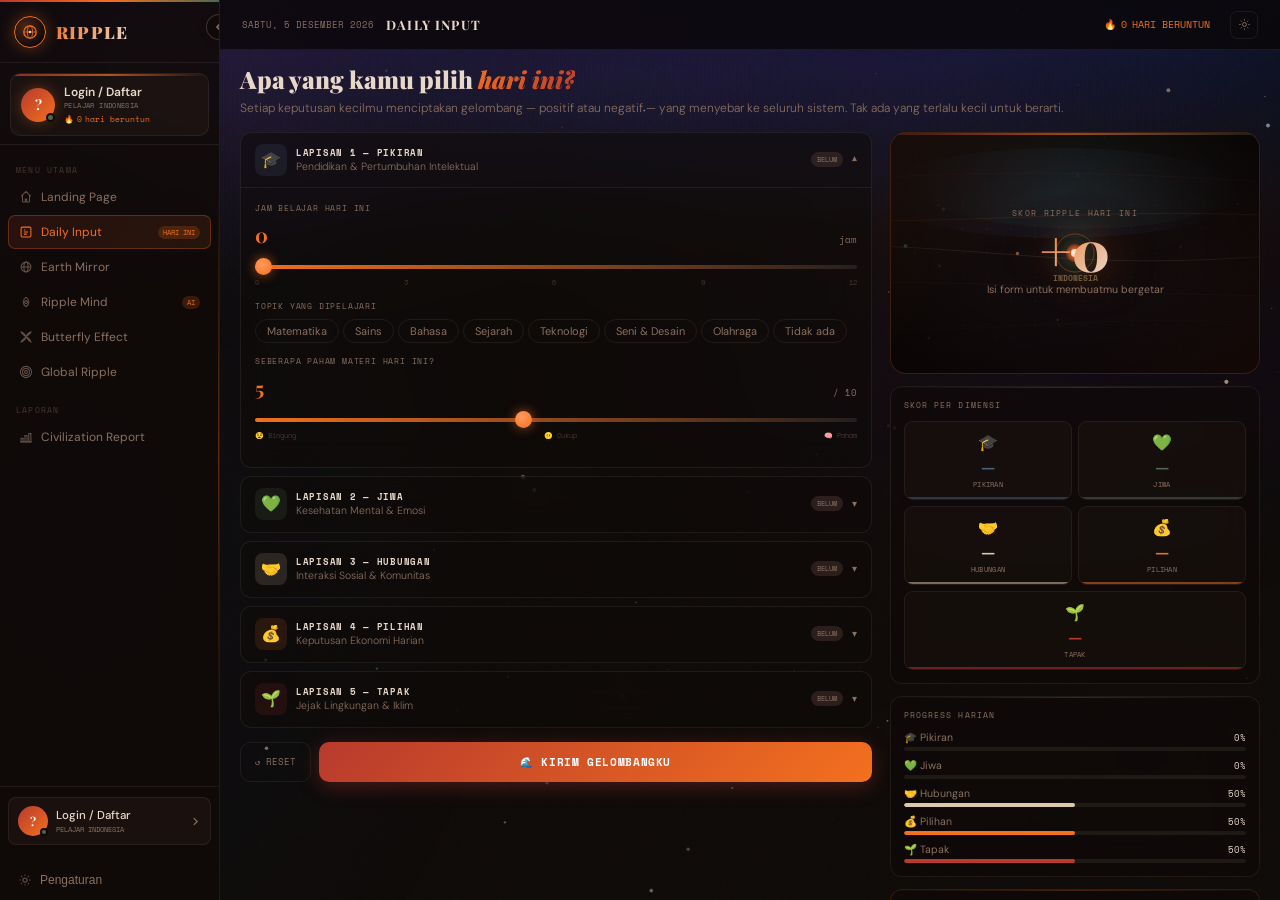
<file: input.html>
<!doctype html>
<html lang="id">
  <head>
    <meta charset="UTF-8" />
    <meta name="viewport" content="width=device-width,initial-scale=1.0" />
    <title>RIPPLE — Daily Input</title>
    <link rel="preconnect" href="https://fonts.googleapis.com" />
    <link
      href="https://fonts.googleapis.com/css2?family=Playfair+Display:ital,wght@0,700;0,900;1,700&family=Space+Mono:wght@400;700&family=DM+Sans:opsz,wght@9..40,300;9..40,400;9..40,500;9..40,600&display=swap"
      rel="stylesheet"
    />
    <!-- ══ THEME (diload pertama untuk cegah flash) ══ -->
    <script>
      // Apply theme before render to prevent flash
      (function () {
        var t = localStorage.getItem("ripple_theme") || "dark";
        document.documentElement.setAttribute("data-theme", t);
      })();
    </script>
    <style id="theme-vars">
      /* ══════════════════════════════════════════════
   RIPPLE — Theme Variables
   Supports: [data-theme="dark"] (default) & [data-theme="light"]
══════════════════════════════════════════════ */

      /* ── BRAND COLORS (tetap sama di semua tema) ── */
      :root {
        --cream: #e8d8c9;
        --navy: #4b607f;
        --sand: #dcc9a9;
        --red: #b83a2d;
        --forest: #4e6851;
        --orange: #f3701e;
        --sw: 220px;

        /* Transition untuk semua perubahan tema */
        --theme-transition:
          background 0.35s ease, color 0.35s ease, border-color 0.35s ease;
      }

      /* ══════════════════════════════
   DARK THEME (default)
══════════════════════════════ */
      :root,
      [data-theme="dark"] {
        --bg: #0f0b09;
        --bg2: #1a1210ee;
        --bg3: #221815cc;
        --bg4: #2c1f1a;

        --txt: #e8d8c9;
        --muted: #8a7060;
        --dim: #4a3530;
        --border: rgba(232, 216, 201, 0.08);
        --borderg: rgba(220, 201, 169, 0.22);

        --aurora1: rgba(78, 104, 81, 0.18);
        --aurora2: rgba(75, 96, 127, 0.15);
        --aurora3: rgba(184, 58, 45, 0.12);
        --aurora4: rgba(140, 60, 180, 0.1);

        /* Panel/card backgrounds */
        --panel-bg: rgba(15, 10, 8, 0.55);
        --panel-bg-solid: rgba(16, 10, 8, 0.82);
        --sidebar-bg: rgba(12, 8, 6, 0.9);
        --topbar-bg: rgba(10, 6, 4, 0.75);
        --input-bg: rgba(15, 10, 8, 0.7);
        --card-bg: rgba(34, 24, 21, 0.6);
        --chip-bg: rgba(20, 14, 12, 0.9);

        /* Radial overlay inside ripple box */
        --ripple-vignette: rgba(8, 4, 2, 0.75);

        /* Grain opacity */
        --grain-opacity: 0.022;

        /* Theme toggle icon */
        --theme-icon: "☀️";
        --theme-label: "Mode Terang";
      }

      /* ══════════════════════════════
   LIGHT THEME
══════════════════════════════ */
      [data-theme="light"] {
        --bg: #f0e6da;
        --bg2: #e8d9caee;
        --bg3: #deccbacc;
        --bg4: #d3bfa9;

        --txt: #1e140f;
        --muted: #5c4235;
        --dim: #9a7b6a;
        --border: rgba(80, 50, 35, 0.15);
        --borderg: rgba(80, 50, 35, 0.3);

        --aurora1: rgba(78, 104, 81, 0.1);
        --aurora2: rgba(75, 96, 127, 0.08);
        --aurora3: rgba(184, 58, 45, 0.07);
        --aurora4: rgba(140, 60, 180, 0.06);

        /* Panel/card backgrounds */
        --panel-bg: rgba(255, 248, 240, 0.88);
        --panel-bg-solid: rgba(252, 244, 234, 0.97);
        --sidebar-bg: rgba(248, 238, 226, 0.98);
        --topbar-bg: rgba(246, 236, 224, 0.96);
        --input-bg: rgba(255, 252, 248, 0.95);
        --card-bg: rgba(240, 228, 214, 0.9);
        --chip-bg: rgba(252, 244, 234, 0.98);

        /* Radial overlay inside ripple box */
        --ripple-vignette: rgba(230, 215, 195, 0.5);

        /* Grain opacity */
        --grain-opacity: 0.012;

        /* Theme toggle icon */
        --theme-icon: "🌙";
        --theme-label: "Mode Gelap";
      }
    </style>
    <style>
      *,
      *::before,
      *::after {
        box-sizing: border-box;
        margin: 0;
        padding: 0;
      }

      html,
      body {
        height: 100%;
        font-family: "DM Sans", sans-serif;
        background: var(--bg);
        color: var(--txt);
        overflow: hidden;
      }

      /* ══════════════════════════════════════
         FIXED RIPPLE BACKGROUND — always visible
      ══════════════════════════════════════ */
      #ripple-bg {
        position: fixed;
        inset: 0;
        z-index: 0;
        pointer-events: none;
      }
      #ripple-bg canvas {
        width: 100%;
        height: 100%;
        display: block;
      }

      /* Deep space — static base, animation is on canvas */
      #aurora-layer {
        position: fixed;
        inset: 0;
        z-index: 0;
        pointer-events: none;
        background:
          radial-gradient(
            ellipse 140% 55% at 15% -5%,
            rgba(35, 15, 75, 0.6) 0%,
            transparent 65%
          ),
          radial-gradient(
            ellipse 110% 45% at 85% 0%,
            rgba(15, 35, 90, 0.5) 0%,
            transparent 60%
          ),
          radial-gradient(
            ellipse 90% 50% at 50% -10%,
            rgba(55, 15, 65, 0.35) 0%,
            transparent 55%
          ),
          radial-gradient(
            ellipse 50% 90% at 5% 60%,
            rgba(8, 25, 55, 0.22) 0%,
            transparent 70%
          ),
          radial-gradient(
            ellipse 70% 40% at 90% 40%,
            rgba(20, 10, 50, 0.2) 0%,
            transparent 65%
          );
      }

      /* Grain */
      body::before {
        content: "";
        position: fixed;
        inset: 0;
        z-index: 1;
        pointer-events: none;
        background-image: url("data:image/svg+xml,%3Csvg viewBox='0 0 256 256' xmlns='http://www.w3.org/2000/svg'%3E%3Cfilter id='n'%3E%3CfeTurbulence type='fractalNoise' baseFrequency='0.9' numOctaves='4' stitchTiles='stitch'/%3E%3C/filter%3E%3Crect width='100%25' height='100%25' filter='url(%23n)' opacity='1'/%3E%3C/svg%3E");
        opacity: 0.022;
        mix-blend-mode: overlay;
      }

      .shell {
        display: flex;
        height: 100vh;
        width: 100vw;
        position: relative;
        z-index: 2;
      }

      /* ── SIDEBAR ── */
      .sidebar {
        width: var(--sw);
        min-width: var(--sw);
        height: 100vh;
        background: var(--panel-bg-solid);
        backdrop-filter: blur(20px);
        border-right: 1px solid var(--border);
        display: flex;
        flex-direction: column;
        flex-shrink: 0;
        position: relative;
        overflow: hidden;
      }
      .sidebar::before {
        content: "";
        position: absolute;
        top: 0;
        left: 0;
        right: 0;
        height: 2px;
        background: linear-gradient(
          90deg,
          var(--red),
          var(--orange),
          var(--forest)
        );
      }
      .sidebar::after {
        content: "";
        position: absolute;
        top: 20%;
        right: 0;
        width: 1px;
        height: 60%;
        background: linear-gradient(
          180deg,
          transparent,
          rgba(243, 112, 30, 0.35),
          transparent
        );
        pointer-events: none;
      }
      .sbar-logo {
        padding: 16px 14px 14px;
        border-bottom: 1px solid var(--border);
        display: flex;
        align-items: center;
        gap: 10px;
        text-decoration: none;
        flex-shrink: 0;
      }
      .logo-orb {
        width: 32px;
        height: 32px;
        border-radius: 50%;
        border: 1.5px solid var(--orange);
        display: flex;
        align-items: center;
        justify-content: center;
        flex-shrink: 0;
        background: radial-gradient(
          circle at 35% 35%,
          rgba(243, 112, 30, 0.28),
          transparent 70%
        );
        box-shadow: 0 0 16px rgba(243, 112, 30, 0.35);
        animation: orbPulse 3s ease-in-out infinite;
      }
      @keyframes orbPulse {
        0%,
        100% {
          box-shadow: 0 0 16px rgba(243, 112, 30, 0.3);
        }
        50% {
          box-shadow:
            0 0 28px rgba(243, 112, 30, 0.6),
            0 0 50px rgba(184, 58, 45, 0.2);
        }
      }
      .logo-txt {
        font-family: "Playfair Display", serif;
        font-weight: 900;
        font-size: 17px;
        letter-spacing: 0.07em;
        background: linear-gradient(135deg, var(--orange), var(--cream));
        -webkit-background-clip: text;
        -webkit-text-fill-color: transparent;
        background-clip: text;
      }
      .sbar-nav {
        flex: 1;
        padding: 8px;
        overflow-y: auto;
        scrollbar-width: none;
      }
      .sbar-nav::-webkit-scrollbar {
        display: none;
      }
      .nav-sec {
        font-family: "Space Mono", monospace;
        font-size: 7.5px;
        letter-spacing: 0.16em;
        color: var(--dim);
        text-transform: uppercase;
        padding: 12px 8px 4px;
      }
      .nav-a {
        display: flex;
        align-items: center;
        gap: 8px;
        padding: 8px 10px;
        border-radius: 7px;
        text-decoration: none;
        color: var(--muted);
        font-size: 12px;
        transition: all 0.2s;
        border: 1px solid transparent;
        margin-bottom: 1px;
        cursor: pointer;
      }
      .nav-a:hover {
        background: rgba(232, 216, 201, 0.05);
        color: var(--txt);
        border-color: var(--border);
      }
      .nav-a.active {
        background: linear-gradient(
          135deg,
          rgba(184, 58, 45, 0.15),
          rgba(243, 112, 30, 0.1)
        );
        color: var(--orange);
        border-color: rgba(243, 112, 30, 0.3);
      }
      .nav-a svg {
        width: 14px;
        height: 14px;
        opacity: 0.7;
        flex-shrink: 0;
      }
      .nav-a.active svg {
        opacity: 1;
      }
      .nbadge {
        margin-left: auto;
        font-family: "Space Mono", monospace;
        font-size: 6.5px;
        padding: 2px 5px;
        border-radius: 99px;
        background: rgba(243, 112, 30, 0.18);
        color: var(--orange);
      }
      .sbar-user {
        padding: 10px 8px;
        border-top: 1px solid var(--border);
        flex-shrink: 0;
      }
      .user-card {
        display: flex;
        align-items: center;
        gap: 8px;
        padding: 8px 9px;
        border-radius: 8px;
        border: 1px solid var(--border);
        background: var(--card-bg);
        cursor: pointer;
        transition: all 0.2s;
        text-decoration: none;
      }
      .user-card:hover {
        border-color: var(--borderg);
      }
      .u-avatar {
        width: 30px;
        height: 30px;
        border-radius: 50%;
        flex-shrink: 0;
        background: linear-gradient(135deg, var(--red), var(--orange));
        display: flex;
        align-items: center;
        justify-content: center;
        font-family: "Playfair Display", serif;
        font-size: 12px;
        font-weight: 700;
        color: #fff;
        position: relative;
      }
      .u-avatar::after {
        content: "";
        position: absolute;
        bottom: 0px;
        right: 0px;
        width: 8px;
        height: 8px;
        border-radius: 50%;
        background: var(--forest);
        border: 2px solid var(--bg);
      }
      .u-info {
        flex: 1;
        min-width: 0;
      }
      .u-name {
        font-size: 11.5px;
        font-weight: 500;
        color: var(--txt);
        white-space: nowrap;
        overflow: hidden;
        text-overflow: ellipsis;
      }
      .u-role {
        font-family: "Space Mono", monospace;
        font-size: 7px;
        color: var(--muted);
        margin-top: 1px;
      }

      /* ── MAIN ── */
      .main {
        flex: 1;
        display: flex;
        flex-direction: column;
        overflow: hidden;
        min-width: 0;
      }
      .topbar {
        height: 50px;
        flex-shrink: 0;
        background: var(--topbar-bg);
        backdrop-filter: blur(18px);
        border-bottom: 1px solid var(--border);
        display: flex;
        align-items: center;
        padding: 0 22px;
        gap: 12px;
      }
      .tb-date {
        font-family: "Space Mono", monospace;
        font-size: 9px;
        color: var(--muted);
      }
      .tb-title {
        font-family: "Playfair Display", serif;
        font-size: 13px;
        font-weight: 700;
        letter-spacing: 0.09em;
        color: var(--cream);
      }
      .tb-streak {
        margin-left: auto;
        font-family: "Space Mono", monospace;
        font-size: 10px;
        color: var(--orange);
        display: flex;
        align-items: center;
        gap: 5px;
      }

      /* ── SCROLL ── */
      .scroll {
        flex: 1;
        overflow-y: auto;
        padding: 16px 20px;
        display: flex;
        flex-direction: column;
        gap: 0;
      }
      .scroll::-webkit-scrollbar {
        width: 3px;
      }
      .scroll::-webkit-scrollbar-thumb {
        background: rgba(243, 112, 30, 0.3);
        border-radius: 99px;
      }

      .two-col {
        display: grid;
        grid-template-columns: 1fr 370px;
        gap: 18px;
        align-items: start;
        flex: 1;
      }
      .col-left {
        display: flex;
        flex-direction: column;
        gap: 0;
      }
      .col-right {
        display: flex;
        flex-direction: column;
        gap: 12px;
        position: sticky;
        top: 0;
      }

      .page-head {
        margin-bottom: 14px;
      }
      .page-head h1 {
        font-family: "Playfair Display", serif;
        font-size: 24px;
        font-weight: 900;
        line-height: 1.15;
        margin-bottom: 5px;
      }
      .page-head h1 em {
        font-style: italic;
        background: linear-gradient(135deg, var(--orange), var(--red));
        -webkit-background-clip: text;
        -webkit-text-fill-color: transparent;
        background-clip: text;
      }
      .page-head p {
        font-size: 12px;
        color: var(--muted);
        line-height: 1.6;
        font-weight: 300;
      }

      .score-panel {
        background: var(--panel-bg);
        backdrop-filter: blur(24px);
        border: 1px solid rgba(243, 112, 30, 0.2);
        border-radius: 16px;
        padding: 0;
        overflow: hidden;
        position: relative;
      }
      .score-panel::before {
        content: "";
        position: absolute;
        top: 0;
        left: 0;
        right: 0;
        height: 2px;
        background: linear-gradient(
          90deg,
          var(--red),
          var(--orange),
          var(--forest)
        );
      }
      .ripple-box {
        position: relative;
        width: 100%;
        height: 240px;
        overflow: hidden;
      }
      .ripple-box canvas {
        position: absolute;
        top: 0;
        left: 0;
        width: 100%;
        height: 100%;
        z-index: 1;
      }
      .ripple-box::before {
        content: "";
        position: absolute;
        inset: 0;
        background: radial-gradient(
          ellipse at 50% 50%,
          transparent 38%,
          var(--ripple-vignette) 100%
        );
        pointer-events: none;
        z-index: 2;
      }
      .ripple-box::after {
        content: "";
        position: absolute;
        inset: 0;
        background:
          linear-gradient(135deg, rgba(243, 112, 30, 0.06) 0%, transparent 35%),
          linear-gradient(315deg, rgba(184, 58, 45, 0.06) 0%, transparent 35%);
        pointer-events: none;
        z-index: 2;
      }
      .ripple-overlay {
        position: absolute;
        inset: 0;
        z-index: 3;
        display: flex;
        flex-direction: column;
        align-items: center;
        justify-content: center;
        pointer-events: none;
        gap: 2px;
      }
      .ro-label {
        font-family: "Space Mono", monospace;
        font-size: 8px;
        letter-spacing: 0.16em;
        color: var(--muted);
        text-transform: uppercase;
      }
      .ro-score {
        font-family: "Playfair Display", serif;
        font-size: 56px;
        font-weight: 900;
        line-height: 1;
        background: linear-gradient(135deg, var(--orange), var(--cream));
        -webkit-background-clip: text;
        -webkit-text-fill-color: transparent;
        background-clip: text;
        filter: drop-shadow(0 0 22px rgba(243, 112, 30, 0.5));
        transition: all 0.4s ease;
      }
      .ro-desc {
        font-size: 10.5px;
        color: var(--muted);
        margin-top: 4px;
        text-align: center;
        max-width: 190px;
        line-height: 1.4;
      }
      .ripple-timeline {
        position: absolute;
        bottom: 0;
        left: 0;
        right: 0;
        height: 40px;
        display: flex;
        align-items: flex-end;
        gap: 3px;
        padding: 0 14px 10px;
        z-index: 4;
      }
      .tl-bar {
        flex: 1;
        border-radius: 3px 3px 0 0;
        min-height: 3px;
        transition: height 0.6s cubic-bezier(0.34, 1.56, 0.64, 1);
        opacity: 0.55;
      }
      .tl-bar:hover {
        opacity: 1;
      }

      /* ── RIGHT PANELS ── */
      .r-panel {
        background: var(--panel-bg);
        backdrop-filter: blur(20px);
        border: 1px solid var(--border);
        border-radius: 12px;
        padding: 13px;
        overflow: hidden;
        position: relative;
      }
      .r-panel::before {
        content: "";
        position: absolute;
        top: 0;
        left: 0;
        right: 0;
        height: 1px;
        background: linear-gradient(
          90deg,
          transparent,
          rgba(243, 112, 30, 0.25),
          transparent
        );
      }
      .r-panel-title {
        font-family: "Space Mono", monospace;
        font-size: 7.5px;
        letter-spacing: 0.14em;
        color: var(--muted);
        text-transform: uppercase;
        margin-bottom: 10px;
      }

      /* Dimension score chips */
      .chips {
        display: grid;
        grid-template-columns: 1fr 1fr;
        gap: 6px;
      }
      .chip {
        display: flex;
        flex-direction: column;
        align-items: center;
        gap: 3px;
        padding: 10px 4px;
        border-radius: 9px;
        border: 1px solid var(--border);
        background: rgba(26, 18, 16, 0.6);
        position: relative;
        overflow: hidden;
        transition:
          border-color 0.3s,
          transform 0.2s;
      }
      .chip:hover {
        transform: translateY(-1px);
        border-color: var(--borderg);
      }
      .chip:nth-child(5) {
        grid-column: span 2;
      }
      .chip::before {
        content: "";
        position: absolute;
        bottom: 0;
        left: 0;
        right: 0;
        height: 2px;
        opacity: 0.5;
      }
      .chip:nth-child(1)::before {
        background: var(--navy);
      }
      .chip:nth-child(2)::before {
        background: var(--forest);
      }
      .chip:nth-child(3)::before {
        background: var(--sand);
      }
      .chip:nth-child(4)::before {
        background: var(--orange);
      }
      .chip:nth-child(5)::before {
        background: var(--red);
      }
      .chip-ico {
        font-size: 16px;
      }
      .chip-val {
        font-family: "Playfair Display", serif;
        font-size: 16px;
        font-weight: 700;
      }
      .chip-lbl {
        font-family: "Space Mono", monospace;
        font-size: 6.5px;
        color: var(--muted);
        letter-spacing: 0.05em;
        text-transform: uppercase;
        text-align: center;
      }

      /* Progress bars */
      .prog-list {
        display: flex;
        flex-direction: column;
        gap: 8px;
      }
      .prog-row {
        display: flex;
        flex-direction: column;
        gap: 3px;
      }
      .prog-meta {
        display: flex;
        justify-content: space-between;
        align-items: center;
      }
      .prog-name {
        font-size: 10.5px;
        color: var(--muted);
        display: flex;
        align-items: center;
        gap: 4px;
      }
      .prog-pct {
        font-family: "Space Mono", monospace;
        font-size: 9px;
        color: var(--txt);
      }
      .prog-track {
        height: 4px;
        border-radius: 99px;
        background: rgba(232, 216, 201, 0.07);
        overflow: hidden;
      }
      .prog-fill {
        height: 100%;
        border-radius: 99px;
        transition: width 0.6s cubic-bezier(0.34, 1.56, 0.64, 1);
      }

      /* AI mirror */
      #aiHint {
        border-color: rgba(243, 112, 30, 0.18);
      }

      /* ══════════════════════════════════════
         FORM CARDS
      ══════════════════════════════════════ */
      .dim-card {
        background: rgba(15, 10, 8, 0.5);
        backdrop-filter: blur(16px);
        border: 1px solid var(--border);
        border-radius: 11px;
        overflow: hidden;
        margin-bottom: 8px;
        transition:
          border-color 0.3s,
          box-shadow 0.3s;
        position: relative;
      }
      .dim-card::before {
        content: "";
        position: absolute;
        left: 0;
        top: 0;
        bottom: 0;
        width: 3px;
        border-radius: 3px 0 0 3px;
        opacity: 0;
        transition: opacity 0.3s;
      }
      .dim-card.filled::before {
        opacity: 1;
      }
      .dim-card.filled.card-pikiran::before {
        background: var(--navy);
      }
      .dim-card.filled.card-jiwa::before {
        background: var(--forest);
      }
      .dim-card.filled.card-hub::before {
        background: var(--sand);
      }
      .dim-card.filled.card-pilihan::before {
        background: var(--orange);
      }
      .dim-card.filled.card-tapak::before {
        background: var(--red);
      }
      .dim-card:hover {
        border-color: var(--borderg);
      }
      .dim-card.filled {
        border-color: rgba(78, 104, 81, 0.28);
        box-shadow: 0 4px 20px rgba(0, 0, 0, 0.35);
      }
      .dim-head {
        display: flex;
        align-items: center;
        gap: 9px;
        padding: 11px 14px;
        border-bottom: 1px solid transparent;
        cursor: pointer;
        user-select: none;
      }
      .dim-card.open .dim-head {
        border-color: var(--border);
      }
      .dim-emo {
        width: 32px;
        height: 32px;
        border-radius: 8px;
        display: flex;
        align-items: center;
        justify-content: center;
        font-size: 16px;
        flex-shrink: 0;
      }
      .dim-info {
        flex: 1;
      }
      .dim-title {
        font-family: "Space Mono", monospace;
        font-size: 9px;
        font-weight: 700;
        letter-spacing: 0.08em;
      }
      .dim-sub {
        font-size: 10.5px;
        color: var(--muted);
        margin-top: 1px;
        font-weight: 300;
      }
      .dim-badge {
        font-family: "Space Mono", monospace;
        font-size: 7px;
        padding: 2px 6px;
        border-radius: 99px;
        background: rgba(74, 53, 48, 0.5);
        color: var(--muted);
        flex-shrink: 0;
      }
      .dim-badge.done {
        background: rgba(78, 104, 81, 0.25);
        color: #7eb884;
      }
      .dim-arrow {
        font-size: 10px;
        color: var(--muted);
        transition: transform 0.3s;
        flex-shrink: 0;
      }
      .dim-card.open .dim-arrow {
        transform: rotate(180deg);
      }
      .dim-body {
        max-height: 0;
        overflow: hidden;
        transition:
          max-height 0.45s ease,
          padding 0.3s;
      }
      .dim-card.open .dim-body {
        max-height: 700px;
        padding: 14px;
      }

      /* Form elements */
      .f-row {
        margin-bottom: 12px;
      }
      .f-label {
        display: block;
        font-family: "Space Mono", monospace;
        font-size: 8px;
        letter-spacing: 0.1em;
        color: var(--muted);
        text-transform: uppercase;
        margin-bottom: 7px;
      }
      .rng-head {
        display: flex;
        justify-content: space-between;
        margin-bottom: 5px;
      }
      .rng-val {
        font-family: "Playfair Display", serif;
        font-size: 20px;
        font-weight: 700;
        color: var(--orange);
      }
      .rng-unit {
        font-family: "Space Mono", monospace;
        font-size: 8.5px;
        color: var(--muted);
        align-self: flex-end;
        margin-bottom: 2px;
      }

      input[type="range"] {
        width: 100%;
        height: 4px;
        border-radius: 99px;
        outline: none;
        border: none;
        cursor: pointer;
        -webkit-appearance: none;
        background: linear-gradient(
          90deg,
          var(--orange),
          rgba(232, 216, 201, 0.1)
        );
      }
      input[type="range"]::-webkit-slider-thumb {
        -webkit-appearance: none;
        width: 17px;
        height: 17px;
        border-radius: 50%;
        background: radial-gradient(circle at 40% 35%, #ff9a5c, var(--orange));
        box-shadow: 0 0 12px rgba(243, 112, 30, 0.65);
        cursor: pointer;
        transition: transform 0.15s;
      }
      input[type="range"]::-webkit-slider-thumb:active {
        transform: scale(1.3);
      }
      .rng-lbl {
        display: flex;
        justify-content: space-between;
        margin-top: 3px;
      }
      .rng-lbl span {
        font-family: "Space Mono", monospace;
        font-size: 7px;
        color: var(--dim);
      }

      .pill-group {
        display: flex;
        flex-wrap: wrap;
        gap: 4px;
      }
      .pill {
        padding: 4px 11px;
        border-radius: 99px;
        border: 1px solid var(--border);
        font-size: 11px;
        color: var(--muted);
        cursor: pointer;
        transition: all 0.18s;
        background: transparent;
        user-select: none;
      }
      .pill:hover {
        border-color: var(--borderg);
        color: var(--txt);
      }
      .pill.sel {
        background: rgba(243, 112, 30, 0.14);
        border-color: rgba(243, 112, 30, 0.5);
        color: var(--orange);
      }

      .mood-row {
        display: flex;
        gap: 4px;
      }
      .mood-btn {
        flex: 1;
        display: flex;
        flex-direction: column;
        align-items: center;
        gap: 2px;
        padding: 8px 3px;
        border-radius: 9px;
        border: 1px solid var(--border);
        background: transparent;
        cursor: pointer;
        transition: all 0.2s;
        font-size: 18px;
        position: relative;
        overflow: hidden;
      }
      .mood-btn span {
        font-size: 7px;
        font-family: "Space Mono", monospace;
        color: var(--muted);
      }
      .mood-btn:hover {
        border-color: var(--borderg);
        transform: translateY(-2px);
      }
      .mood-btn.sel {
        border-color: rgba(243, 112, 30, 0.45);
        background: rgba(243, 112, 30, 0.1);
        box-shadow: 0 4px 14px rgba(243, 112, 30, 0.2);
      }
      .mood-btn::after {
        content: "";
        position: absolute;
        inset: 0;
        opacity: 0;
        background: radial-gradient(
          circle at 50% 50%,
          rgba(243, 112, 30, 0.28),
          transparent 60%
        );
        transition: opacity 0.25s;
      }
      .mood-btn.sel::after {
        opacity: 1;
      }

      .toggle-list {
        display: flex;
        flex-direction: column;
        gap: 5px;
      }
      .tog {
        display: flex;
        align-items: center;
        gap: 8px;
        padding: 8px 10px;
        border-radius: 7px;
        border: 1px solid var(--border);
        cursor: pointer;
        transition: all 0.2s;
        user-select: none;
      }
      .tog:hover {
        background: rgba(232, 216, 201, 0.03);
      }
      .tog.chk {
        background: rgba(78, 104, 81, 0.1);
        border-color: rgba(78, 104, 81, 0.35);
      }
      .tog-box {
        width: 15px;
        height: 15px;
        border-radius: 4px;
        border: 1.5px solid var(--dim);
        display: flex;
        align-items: center;
        justify-content: center;
        font-size: 9px;
        transition: all 0.18s;
        flex-shrink: 0;
      }
      .tog.chk .tog-box {
        background: var(--forest);
        border-color: var(--forest);
        color: #fff;
      }
      .tog-lbl {
        font-size: 11.5px;
        color: var(--muted);
        flex: 1;
      }
      .tog.chk .tog-lbl {
        color: var(--txt);
      }
      .tog-tag {
        font-family: "Space Mono", monospace;
        font-size: 6.5px;
        padding: 2px 5px;
        border-radius: 99px;
        background: rgba(78, 104, 81, 0.18);
        color: #7eb884;
        flex-shrink: 0;
      }
      .tog-tag.neg {
        background: rgba(184, 58, 45, 0.18);
        color: #e07060;
      }

      textarea {
        width: 100%;
        background: rgba(26, 18, 16, 0.7);
        border: 1px solid var(--border);
        border-radius: 7px;
        padding: 8px 10px;
        font-family: "DM Sans", sans-serif;
        font-size: 11.5px;
        color: var(--txt);
        resize: none;
        outline: none;
        transition: border-color 0.2s;
        line-height: 1.55;
      }
      textarea:focus {
        border-color: rgba(243, 112, 30, 0.4);
      }
      textarea::placeholder {
        color: var(--dim);
      }

      .submit-row {
        display: flex;
        gap: 8px;
        margin-top: 6px;
        padding-bottom: 22px;
      }
      .btn-sub {
        flex: 1;
        padding: 12px 18px;
        border-radius: 10px;
        border: none;
        background: linear-gradient(135deg, var(--red), var(--orange));
        color: #fff;
        font-family: "Space Mono", monospace;
        font-size: 10.5px;
        font-weight: 700;
        letter-spacing: 0.06em;
        cursor: pointer;
        transition: all 0.3s;
        position: relative;
        overflow: hidden;
        box-shadow: 0 4px 20px rgba(184, 58, 45, 0.35);
      }
      .btn-sub::before {
        content: "";
        position: absolute;
        top: -50%;
        left: -60%;
        width: 50%;
        height: 200%;
        background: linear-gradient(
          120deg,
          transparent,
          rgba(255, 255, 255, 0.18),
          transparent
        );
        transform: skewX(-20deg);
        transition: left 0.5s;
      }
      .btn-sub:hover::before {
        left: 130%;
      }
      .btn-sub:hover {
        transform: translateY(-2px);
        box-shadow: 0 10px 32px rgba(243, 112, 30, 0.45);
      }
      .btn-sub:active {
        transform: translateY(0);
      }
      .btn-rst {
        padding: 12px 14px;
        border-radius: 10px;
        border: 1px solid var(--border);
        background: transparent;
        color: var(--muted);
        font-family: "Space Mono", monospace;
        font-size: 8.5px;
        cursor: pointer;
        transition: all 0.18s;
      }
      .btn-rst:hover {
        border-color: var(--borderg);
        color: var(--txt);
      }

      /* ── MODAL ── */
      .modal-bg {
        display: none;
        min-height: 100vh;
        background: rgba(8, 4, 2, 0.93);
        backdrop-filter: blur(20px);
        align-items: center;
        justify-content: center;
        position: fixed;
        inset: 0;
        z-index: 200;
      }
      .modal-bg.show {
        display: flex;
      }
      .modal-box {
        text-align: center;
        padding: 40px 32px;
        border-radius: 18px;
        border: 1px solid rgba(243, 112, 30, 0.3);
        background: linear-gradient(
          135deg,
          rgba(34, 24, 21, 0.95),
          rgba(44, 31, 26, 0.98)
        );
        max-width: 390px;
        width: 92%;
        box-shadow:
          0 32px 80px rgba(0, 0, 0, 0.7),
          0 0 60px rgba(184, 58, 45, 0.2);
        position: relative;
        overflow: hidden;
      }
      .modal-box::before {
        content: "";
        position: absolute;
        top: 0;
        left: 0;
        right: 0;
        height: 2px;
        background: linear-gradient(
          90deg,
          var(--red),
          var(--orange),
          var(--forest)
        );
      }
      .m-globe {
        font-size: 48px;
        margin-bottom: 12px;
        display: block;
      }
      .m-title {
        font-family: "Playfair Display", serif;
        font-size: 21px;
        font-weight: 900;
        margin-bottom: 8px;
        background: linear-gradient(135deg, var(--orange), var(--cream));
        -webkit-background-clip: text;
        -webkit-text-fill-color: transparent;
        background-clip: text;
      }
      .m-desc {
        font-size: 12.5px;
        color: var(--muted);
        line-height: 1.65;
        margin-bottom: 14px;
      }
      .m-fact {
        font-family: "Space Mono", monospace;
        font-size: 9px;
        color: var(--orange);
        padding: 10px 13px;
        border-radius: 7px;
        border: 1px solid rgba(243, 112, 30, 0.22);
        background: rgba(243, 112, 30, 0.07);
        margin-bottom: 18px;
        line-height: 1.6;
        text-align: left;
      }
      .m-close {
        padding: 9px 28px;
        border-radius: 7px;
        border: 1px solid rgba(243, 112, 30, 0.4);
        background: transparent;
        color: var(--orange);
        font-family: "Space Mono", monospace;
        font-size: 9.5px;
        cursor: pointer;
        transition: all 0.2s;
      }
      .m-close:hover {
        background: rgba(243, 112, 30, 0.12);
      }

      /* ── TOASTS ── */
      .toasts {
        position: fixed;
        bottom: 18px;
        right: 18px;
        z-index: 300;
        display: flex;
        flex-direction: column;
        gap: 7px;
      }
      .toast {
        padding: 11px 15px;
        border-radius: 9px;
        border: 1px solid var(--border);
        background: rgba(15, 9, 7, 0.95);
        backdrop-filter: blur(16px);
        font-size: 11.5px;
        max-width: 270px;
        transform: translateX(110%);
        transition: transform 0.4s cubic-bezier(0.34, 1.56, 0.64, 1);
      }
      .toast.show {
        transform: translateX(0);
      }
      .toast.pos {
        border-color: rgba(78, 104, 81, 0.5);
      }
      .toast.neg {
        border-color: rgba(184, 58, 45, 0.5);
      }
      .toast-t {
        font-family: "Space Mono", monospace;
        font-size: 9px;
        font-weight: 700;
        margin-bottom: 2px;
      }
      .toast.pos .toast-t {
        color: #7eb884;
      }
      .toast.neg .toast-t {
        color: #e07060;
      }
      .toast-m {
        color: var(--muted);
        font-size: 10.5px;
        line-height: 1.45;
      }

      @keyframes scorePop {
        0% {
          transform: scale(1);
        }
        40% {
          transform: scale(1.14);
        }
        100% {
          transform: scale(1);
        }
      }
      .score-pop {
        animation: scorePop 0.45s cubic-bezier(0.34, 1.56, 0.64, 1);
      }

      /* ── STREAK BADGE ── */
      .m-streak {
        display: inline-flex;
        align-items: center;
        gap: 6px;
        font-family: "Space Mono", monospace;
        font-size: 10px;
        color: var(--orange);
        margin-bottom: 18px;
        padding: 5px 12px;
        border-radius: 99px;
        background: rgba(243, 112, 30, 0.1);
        border: 1px solid rgba(243, 112, 30, 0.25);
      }

      /* ── SIDEBAR EXTRAS ── */
      .sb-streak-row {
        display: flex;
        gap: 4px;
        padding: 0 8px 6px;
      }
      .sb-day {
        flex: 1;
        height: 28px;
        border-radius: 5px;
        border: 1px solid var(--border);
        background: rgba(232, 216, 201, 0.03);
        display: flex;
        align-items: center;
        justify-content: center;
        font-family: "Space Mono", monospace;
        font-size: 7px;
        color: var(--dim);
        transition: all 0.3s;
        position: relative;
        overflow: hidden;
      }
      .sb-day.done {
        background: rgba(243, 112, 30, 0.15);
        border-color: rgba(243, 112, 30, 0.35);
        color: var(--orange);
      }
      .sb-day.done::after {
        content: "✓";
        position: absolute;
        bottom: 1px;
        right: 2px;
        font-size: 6px;
        color: var(--orange);
        opacity: 0.7;
      }
      .sb-day.today {
        border-color: rgba(243, 112, 30, 0.5);
        box-shadow: 0 0 8px rgba(243, 112, 30, 0.2);
        color: var(--txt);
      }

      .sb-history {
        padding: 4px 8px 8px;
        display: flex;
        align-items: flex-end;
        gap: 3px;
        height: 44px;
      }
      .sb-history-empty {
        font-family: "Space Mono", monospace;
        font-size: 7.5px;
        color: var(--dim);
        align-self: center;
        width: 100%;
        text-align: center;
      }
      .sb-hbar {
        flex: 1;
        border-radius: 2px 2px 0 0;
        min-height: 4px;
        transition: height 0.5s cubic-bezier(0.34, 1.56, 0.64, 1);
        position: relative;
        cursor: default;
      }
      .sb-hbar::after {
        content: attr(data-score);
        position: absolute;
        bottom: 100%;
        left: 50%;
        transform: translateX(-50%);
        font-family: "Space Mono", monospace;
        font-size: 6px;
        color: var(--muted);
        white-space: nowrap;
        opacity: 0;
        transition: opacity 0.2s;
        margin-bottom: 2px;
      }
      .sb-hbar:hover::after {
        opacity: 1;
      }

      .sb-orbs {
        display: flex;
        gap: 5px;
        padding: 4px 8px 8px;
      }
      .sb-orb {
        flex: 1;
        display: flex;
        flex-direction: column;
        align-items: center;
        gap: 3px;
        padding: 7px 2px;
        border-radius: 8px;
        border: 1px solid var(--border);
        background: rgba(232, 216, 201, 0.03);
        position: relative;
        overflow: hidden;
        transition:
          border-color 0.3s,
          transform 0.2s;
        cursor: default;
      }
      .sb-orb.filled {
        border-color: rgba(243, 112, 30, 0.3);
        background: rgba(243, 112, 30, 0.06);
        transform: translateY(-1px);
      }
      .sb-orb span {
        font-size: 14px;
        line-height: 1;
      }
      .sb-orb-dot {
        width: 5px;
        height: 5px;
        border-radius: 50%;
        background: var(--oc);
        opacity: 0.3;
        transition:
          opacity 0.3s,
          box-shadow 0.3s;
      }
      .sb-orb.filled .sb-orb-dot {
        opacity: 1;
        box-shadow: 0 0 6px var(--oc);
      }

      .sb-impact {
        margin: 4px 8px 8px;
        padding: 10px 11px;
        border-radius: 9px;
        border: 1px solid var(--border);
        background: rgba(232, 216, 201, 0.03);
      }
      .sb-impact-top {
        display: flex;
        justify-content: space-between;
        align-items: center;
        margin-bottom: 6px;
      }
      .sb-impact-lbl {
        font-family: "Space Mono", monospace;
        font-size: 7px;
        color: var(--muted);
        text-transform: uppercase;
        letter-spacing: 0.1em;
      }
      .sb-impact-num {
        font-family: "Playfair Display", serif;
        font-size: 18px;
        font-weight: 700;
        background: linear-gradient(135deg, var(--orange), var(--cream));
        -webkit-background-clip: text;
        -webkit-text-fill-color: transparent;
        background-clip: text;
      }
      .sb-impact-bar {
        height: 3px;
        border-radius: 99px;
        background: rgba(232, 216, 201, 0.07);
        overflow: hidden;
        margin-bottom: 5px;
      }
      .sb-impact-fill {
        height: 100%;
        border-radius: 99px;
        background: linear-gradient(90deg, var(--red), var(--orange));
        transition: width 0.6s cubic-bezier(0.34, 1.56, 0.64, 1);
      }
      .sb-impact-sub {
        font-family: "Space Mono", monospace;
        font-size: 6.5px;
        color: var(--dim);
      }

      .sb-quote {
        margin: 4px 8px 10px;
        padding: 10px 11px;
        border-radius: 9px;
        border: 1px solid rgba(243, 112, 30, 0.15);
        background: rgba(243, 112, 30, 0.04);
        position: relative;
      }
      .sb-quote-ico {
        font-size: 13px;
        margin-bottom: 5px;
        opacity: 0.8;
      }
      .sb-quote-txt {
        font-size: 10.5px;
        color: var(--muted);
        line-height: 1.55;
        font-style: italic;
        font-weight: 300;
        margin-bottom: 5px;
      }
      .sb-quote-src {
        font-family: "Space Mono", monospace;
        font-size: 7px;
        color: var(--dim);
        letter-spacing: 0.05em;
      }

      /* ══════════════════════════════════════
   THEME TRANSITION SMOOTHING
══════════════════════════════════════ */
      html,
      body,
      .sidebar,
      .main,
      .topbar,
      .dim-card,
      .r-panel,
      .score-panel,
      .chip-val-box,
      .sbar-user,
      .user-card,
      .modal-inner,
      .settings-panel {
        transition:
          background 0.35s ease,
          color 0.35s ease,
          border-color 0.35s ease,
          box-shadow 0.35s ease;
      }

      /* ══════════════════════════════════════
   SETTINGS PANEL
══════════════════════════════════════ */
      .settings-overlay {
        position: fixed;
        inset: 0;
        z-index: 9998;
        background: rgba(0, 0, 0, 0.45);
        backdrop-filter: blur(4px);
        display: flex;
        align-items: center;
        justify-content: center;
        opacity: 0;
        pointer-events: none;
        transition: opacity 0.25s ease;
      }
      .settings-overlay.open {
        opacity: 1;
        pointer-events: all;
      }
      .settings-panel {
        background: var(--panel-bg-solid);
        border: 1px solid var(--borderg);
        border-radius: 18px;
        padding: 28px;
        width: 340px;
        max-width: 90vw;
        position: relative;
        transform: translateY(16px);
        transition:
          transform 0.25s ease,
          background 0.35s ease;
        backdrop-filter: blur(24px);
        box-shadow: 0 24px 80px rgba(0, 0, 0, 0.5);
      }
      .settings-overlay.open .settings-panel {
        transform: translateY(0);
      }
      .settings-panel::before {
        content: "";
        position: absolute;
        top: 0;
        left: 0;
        right: 0;
        height: 2px;
        border-radius: 18px 18px 0 0;
        background: linear-gradient(
          90deg,
          var(--red),
          var(--orange),
          var(--forest)
        );
      }
      .settings-title {
        font-family: "Playfair Display", serif;
        font-size: 18px;
        font-weight: 900;
        color: var(--txt);
        margin-bottom: 4px;
      }
      .settings-subtitle {
        font-family: "Space Mono", monospace;
        font-size: 8px;
        color: var(--muted);
        letter-spacing: 0.12em;
        text-transform: uppercase;
        margin-bottom: 22px;
      }
      .settings-close {
        position: absolute;
        top: 16px;
        right: 16px;
        width: 28px;
        height: 28px;
        border-radius: 50%;
        border: 1px solid var(--border);
        background: transparent;
        color: var(--muted);
        font-size: 14px;
        cursor: pointer;
        display: flex;
        align-items: center;
        justify-content: center;
        transition: all 0.2s;
      }
      .settings-close:hover {
        background: var(--card-bg);
        color: var(--txt);
      }
      .settings-section {
        margin-bottom: 20px;
      }
      .settings-section-title {
        font-family: "Space Mono", monospace;
        font-size: 7px;
        letter-spacing: 0.18em;
        color: var(--dim);
        text-transform: uppercase;
        margin-bottom: 10px;
      }
      .theme-toggle-row {
        display: flex;
        align-items: center;
        justify-content: space-between;
        padding: 12px 14px;
        border-radius: 10px;
        border: 1px solid var(--border);
        background: var(--card-bg);
        cursor: pointer;
        transition: all 0.2s;
      }
      .theme-toggle-row:hover {
        border-color: var(--borderg);
      }
      .theme-toggle-label {
        display: flex;
        align-items: center;
        gap: 10px;
      }
      .theme-toggle-icon {
        font-size: 20px;
        line-height: 1;
      }
      .theme-toggle-text {
        font-size: 12.5px;
        font-weight: 500;
        color: var(--txt);
      }
      .theme-toggle-sub {
        font-family: "Space Mono", monospace;
        font-size: 7px;
        color: var(--muted);
        margin-top: 2px;
      }
      .theme-switch {
        width: 42px;
        height: 24px;
        border-radius: 99px;
        background: var(--dim);
        position: relative;
        transition: background 0.3s;
        flex-shrink: 0;
      }
      .theme-switch.on {
        background: linear-gradient(135deg, var(--orange), var(--red));
      }
      .theme-switch::after {
        content: "";
        position: absolute;
        top: 3px;
        left: 3px;
        width: 18px;
        height: 18px;
        border-radius: 50%;
        background: #fff;
        transition: transform 0.3s cubic-bezier(0.34, 1.56, 0.64, 1);
      }
      .theme-switch.on::after {
        transform: translateX(18px);
      }

      /* Settings nav button in sidebar */
      .nav-settings-btn {
        margin-top: 4px;
      }

      /* Light theme overrides for aurora layer */
      [data-theme="light"] #aurora-layer {
        background:
          radial-gradient(
            ellipse 140% 55% at 15% -5%,
            rgba(200, 180, 160, 0.25) 0%,
            transparent 65%
          ),
          radial-gradient(
            ellipse 110% 45% at 85% 0%,
            rgba(180, 200, 230, 0.15) 0%,
            transparent 60%
          ),
          radial-gradient(
            ellipse 90% 50% at 50% -10%,
            rgba(220, 190, 180, 0.12) 0%,
            transparent 55%
          );
      }
      [data-theme="light"] body::before {
        opacity: var(--grain-opacity);
      }

      /* Light theme muted text adjustments */
      [data-theme="light"] .nav-sec {
        color: var(--muted);
      }
      [data-theme="light"] .sbar-logo {
        border-bottom-color: var(--border);
      }

      /* ── Light theme component overrides ── */
      [data-theme="light"] .tb-title {
        color: var(--txt);
      }
      [data-theme="light"] .dim-card {
        background: var(--panel-bg-solid);
        box-shadow: 0 2px 12px rgba(80, 50, 35, 0.08);
      }
      [data-theme="light"] .dim-card.filled {
        box-shadow: 0 4px 20px rgba(80, 50, 35, 0.12);
        border-color: rgba(78, 104, 81, 0.35);
      }
      [data-theme="light"] .dim-badge {
        background: rgba(120, 80, 60, 0.12);
        color: var(--muted);
      }
      [data-theme="light"] .dim-badge.done {
        background: rgba(78, 104, 81, 0.18);
        color: #3a6e40;
      }
      [data-theme="light"] .chip {
        background: var(--card-bg);
      }
      [data-theme="light"] .f-label {
        color: var(--txt);
      }
      [data-theme="light"] .rng-val {
        color: var(--txt);
      }
      [data-theme="light"] .rng-unit {
        color: var(--muted);
      }
      [data-theme="light"] .rng-lbl {
        color: var(--dim);
      }
      [data-theme="light"] input[type="range"] {
        accent-color: var(--orange);
      }
      [data-theme="light"] .pill {
        background: rgba(80, 50, 35, 0.08);
        border: 1px solid rgba(80, 50, 35, 0.18);
        color: var(--muted);
      }
      [data-theme="light"] .pill:hover {
        background: rgba(243, 112, 30, 0.1);
        border-color: rgba(243, 112, 30, 0.35);
        color: var(--txt);
      }
      [data-theme="light"] .pill.sel {
        background: linear-gradient(
          135deg,
          rgba(243, 112, 30, 0.2),
          rgba(184, 58, 45, 0.15)
        );
        border-color: rgba(243, 112, 30, 0.5);
        color: #c05010;
      }
      [data-theme="light"] .mood-btn {
        background: rgba(80, 50, 35, 0.06);
        border: 1px solid rgba(80, 50, 35, 0.15);
        color: var(--muted);
      }
      [data-theme="light"] .mood-btn:hover {
        background: rgba(243, 112, 30, 0.1);
        border-color: rgba(243, 112, 30, 0.35);
        color: var(--txt);
      }
      [data-theme="light"] .mood-btn.sel {
        background: linear-gradient(
          135deg,
          rgba(243, 112, 30, 0.18),
          rgba(184, 58, 45, 0.12)
        );
        border-color: rgba(243, 112, 30, 0.5);
        color: #c05010;
      }
      [data-theme="light"] .tog {
        background: rgba(80, 50, 35, 0.05);
        border: 1px solid rgba(80, 50, 35, 0.13);
      }
      [data-theme="light"] .tog:hover {
        background: rgba(243, 112, 30, 0.07);
        border-color: rgba(243, 112, 30, 0.3);
      }
      [data-theme="light"] .tog.chk {
        background: rgba(78, 104, 81, 0.12);
        border-color: rgba(78, 104, 81, 0.35);
      }
      [data-theme="light"] .tog-lbl {
        color: var(--txt);
      }
      [data-theme="light"] .tog-box {
        border-color: rgba(80, 50, 35, 0.3);
        background: transparent;
      }
      [data-theme="light"] .tog.chk .tog-box {
        background: var(--forest);
        border-color: var(--forest);
        color: #fff;
      }
      [data-theme="light"] .nav-a {
        color: var(--muted);
      }
      [data-theme="light"] .nav-a:hover {
        background: rgba(80, 50, 35, 0.07);
        color: var(--txt);
        border-color: var(--border);
      }
      [data-theme="light"] .nav-a.active {
        background: linear-gradient(
          135deg,
          rgba(184, 58, 45, 0.12),
          rgba(243, 112, 30, 0.08)
        );
        color: #c05010;
        border-color: rgba(243, 112, 30, 0.4);
      }
      [data-theme="light"] .r-panel {
        background: var(--panel-bg-solid);
        box-shadow: 0 2px 10px rgba(80, 50, 35, 0.07);
      }
      [data-theme="light"] .score-panel {
        background: var(--panel-bg-solid);
        box-shadow: 0 4px 20px rgba(80, 50, 35, 0.1);
      }
      [data-theme="light"] .prog-track {
        background: rgba(80, 50, 35, 0.1);
      }
      [data-theme="light"] .user-card {
        background: var(--card-bg);
        border-color: var(--border);
      }
      [data-theme="light"] .user-card:hover {
        border-color: var(--borderg);
      }
      [data-theme="light"] .sb-quote {
        background: rgba(80, 50, 35, 0.06);
        border-color: var(--border);
      }
      [data-theme="light"] .sb-quote-txt {
        color: var(--txt);
      }
      [data-theme="light"] .sb-impact {
        background: rgba(80, 50, 35, 0.06);
        border-color: var(--border);
      }
      [data-theme="light"] .sb-day {
        background: rgba(80, 50, 35, 0.08);
        border-color: var(--border);
        color: var(--muted);
      }
      [data-theme="light"] .sb-day.done {
        background: var(--forest);
        color: #fff;
        border-color: var(--forest);
      }
      [data-theme="light"] .modal-box {
        background: var(--panel-bg-solid);
        border-color: var(--borderg);
      }
      [data-theme="light"] .settings-panel {
        background: var(--panel-bg-solid);
      }
      [data-theme="light"] .btn-sub {
        box-shadow: 0 4px 20px rgba(243, 112, 30, 0.3);
      }
      [data-theme="light"] .btn-rst {
        background: rgba(80, 50, 35, 0.08);
        border-color: rgba(80, 50, 35, 0.2);
        color: var(--muted);
      }
      [data-theme="light"] .btn-rst:hover {
        background: rgba(80, 50, 35, 0.14);
        color: var(--txt);
      }
      [data-theme="light"] .page-head p {
        color: var(--muted);
      }
      [data-theme="light"] .sbbar-history-empty {
        color: var(--dim);
      }

      /* ── SIDEBAR COLLAPSE ── */
      .sidebar {
        transition:
          width 0.3s cubic-bezier(0.4, 0, 0.2, 1),
          min-width 0.3s cubic-bezier(0.4, 0, 0.2, 1);
      }
      .sidebar.collapsed .sbar-nav,
      .sidebar.collapsed .sbar-user,
      .sidebar.collapsed .sbar-profile,
      .sidebar.collapsed > div:not(.sidebar-toggle-btn) {
        display: none;
      }
      .sidebar.collapsed {
        width: 54px;
        min-width: 54px;
      }
      .sidebar.collapsed .sbar-logo {
        justify-content: center;
        padding: 16px 0;
        border-bottom: none;
      }
      .sidebar.collapsed .logo-txt {
        display: none;
      }
      .sidebar-toggle-btn {
        position: absolute;
        top: 14px;
        right: -13px;
        width: 26px;
        height: 26px;
        border-radius: 50%;
        background: var(--panel-bg-solid);
        border: 1px solid var(--borderg);
        color: var(--muted);
        cursor: pointer;
        display: flex;
        align-items: center;
        justify-content: center;
        z-index: 20;
        transition: all 0.2s;
        box-shadow: 0 2px 8px rgba(0, 0, 0, 0.18);
      }
      .sidebar-toggle-btn:hover {
        color: var(--txt);
        border-color: var(--orange);
        box-shadow: 0 2px 12px rgba(243, 112, 30, 0.3);
      }
      .toggle-arrow {
        transition: transform 0.3s;
        display: block;
        line-height: 1;
      }
      .sidebar.collapsed .toggle-arrow {
        transform: rotate(180deg);
      }

      /* ── SIDEBAR PROFILE CARD (top) ── */
      .sbar-profile {
        padding: 10px 10px 8px;
        border-bottom: 1px solid var(--border);
        flex-shrink: 0;
      }
      .sbar-profile-card {
        background: var(--card-bg);
        border: 1px solid var(--border);
        border-radius: 10px;
        padding: 10px;
        display: flex;
        align-items: center;
        gap: 9px;
        cursor: pointer;
        transition: all 0.2s;
        text-decoration: none;
        position: relative;
        overflow: hidden;
      }
      .sbar-profile-card::before {
        content: "";
        position: absolute;
        top: 0;
        left: 0;
        right: 0;
        height: 1.5px;
        background: linear-gradient(
          90deg,
          var(--red),
          var(--orange),
          transparent
        );
        opacity: 0.7;
      }
      .sbar-profile-card:hover {
        border-color: var(--borderg);
        background: var(--chip-bg);
      }
      .sp-avatar {
        width: 34px;
        height: 34px;
        border-radius: 50%;
        flex-shrink: 0;
        background: linear-gradient(135deg, var(--red), var(--orange));
        display: flex;
        align-items: center;
        justify-content: center;
        font-family: "Playfair Display", serif;
        font-size: 14px;
        font-weight: 700;
        color: #fff;
        position: relative;
        box-shadow: 0 0 14px rgba(243, 112, 30, 0.35);
      }
      .sp-avatar::after {
        content: "";
        position: absolute;
        bottom: 0;
        right: 0;
        width: 9px;
        height: 9px;
        border-radius: 50%;
        background: var(--forest);
        border: 2px solid var(--bg);
      }
      .sp-info {
        flex: 1;
        min-width: 0;
      }
      .sp-name {
        font-size: 12px;
        font-weight: 600;
        color: var(--txt);
        white-space: nowrap;
        overflow: hidden;
        text-overflow: ellipsis;
      }
      .sp-role {
        font-family: "Space Mono", monospace;
        font-size: 6.5px;
        color: var(--muted);
        margin-top: 1px;
        letter-spacing: 0.06em;
      }
      .sp-streak {
        font-family: "Space Mono", monospace;
        font-size: 8px;
        color: var(--orange);
        display: flex;
        align-items: center;
        gap: 3px;
        margin-top: 3px;
      }

      /* ══════════════════════════════════════
         ENHANCED TRANSITIONS — v2
      ══════════════════════════════════════ */

      /* Global page-load entrance */
      @keyframes fadeSlideUp {
        from {
          opacity: 0;
          transform: translateY(18px);
        }
        to {
          opacity: 1;
          transform: translateY(0);
        }
      }
      @keyframes fadeSlideLeft {
        from {
          opacity: 0;
          transform: translateX(-18px);
        }
        to {
          opacity: 1;
          transform: translateX(0);
        }
      }
      @keyframes fadeIn {
        from {
          opacity: 0;
        }
        to {
          opacity: 1;
        }
      }
      @keyframes scaleIn {
        from {
          opacity: 0;
          transform: scale(0.94);
        }
        to {
          opacity: 1;
          transform: scale(1);
        }
      }

      .sidebar {
        animation: fadeSlideLeft 0.45s cubic-bezier(0.34, 1.3, 0.64, 1) both;
      }
      .topbar {
        animation: fadeSlideUp 0.4s 0.08s ease both;
      }
      .page-head {
        animation: fadeSlideUp 0.45s 0.12s ease both;
      }
      .score-panel {
        animation: scaleIn 0.5s 0.18s cubic-bezier(0.34, 1.2, 0.64, 1) both;
      }
      .r-panel {
        animation: fadeSlideUp 0.45s 0.22s ease both;
      }
      .dim-card {
        animation: fadeSlideUp 0.4s ease both;
      }
      .dim-card:nth-child(1) {
        animation-delay: 0.15s;
      }
      .dim-card:nth-child(2) {
        animation-delay: 0.21s;
      }
      .dim-card:nth-child(3) {
        animation-delay: 0.27s;
      }
      .dim-card:nth-child(4) {
        animation-delay: 0.33s;
      }
      .dim-card:nth-child(5) {
        animation-delay: 0.39s;
      }

      /* Nav items stagger */
      .nav-a {
        animation: fadeSlideLeft 0.35s ease both;
        transition: all 0.25s cubic-bezier(0.34, 1.2, 0.64, 1) !important;
      }
      .nav-a:nth-child(1) {
        animation-delay: 0.1s;
      }
      .nav-a:nth-child(2) {
        animation-delay: 0.14s;
      }
      .nav-a:nth-child(3) {
        animation-delay: 0.18s;
      }
      .nav-a:nth-child(4) {
        animation-delay: 0.22s;
      }
      .nav-a:nth-child(5) {
        animation-delay: 0.26s;
      }
      .nav-a:nth-child(6) {
        animation-delay: 0.3s;
      }
      .nav-a:nth-child(7) {
        animation-delay: 0.34s;
      }

      .nav-a:hover {
        background: rgba(232, 216, 201, 0.06) !important;
        color: var(--txt) !important;
        border-color: var(--border) !important;
        transform: translateX(3px);
      }
      .nav-a.active:hover {
        transform: translateX(3px);
        filter: brightness(1.1);
      }

      /* Pill and mood-btn enhanced transitions */
      .pill {
        transition: all 0.2s cubic-bezier(0.34, 1.3, 0.64, 1) !important;
      }
      .pill:hover {
        transform: translateY(-1px) scale(1.03);
      }
      .pill.sel {
        transform: scale(1.04);
      }
      .mood-btn {
        transition: all 0.25s cubic-bezier(0.34, 1.3, 0.64, 1) !important;
      }
      .mood-btn.sel {
        transform: translateY(-3px) scale(1.04) !important;
      }

      /* Chip hover */
      .chip {
        transition: all 0.25s cubic-bezier(0.34, 1.3, 0.64, 1) !important;
      }
      .chip:hover {
        transform: translateY(-2px) scale(1.02) !important;
      }

      /* Sidebar orbs */
      .sb-orb {
        transition: all 0.3s cubic-bezier(0.34, 1.4, 0.64, 1) !important;
      }
      .sb-orb:hover {
        transform: translateY(-3px) scale(1.06);
        border-color: var(--borderg);
      }

      /* Toggle row in settings */
      .theme-toggle-row {
        transition: all 0.22s cubic-bezier(0.34, 1.2, 0.64, 1) !important;
      }
      .theme-toggle-row:hover {
        transform: translateX(2px);
      }

      /* Submit btn */
      .btn-sub {
        transition: all 0.3s cubic-bezier(0.34, 1.3, 0.64, 1) !important;
      }
      .btn-sub:hover {
        transform: translateY(-3px) scale(1.01) !important;
      }
      .btn-sub:active {
        transform: translateY(0) scale(0.98) !important;
      }

      /* Modal entrance */
      .modal-bg.show .modal-box {
        animation: scaleIn 0.4s cubic-bezier(0.34, 1.3, 0.64, 1) both;
      }

      /* Toast enhanced */
      .toast {
        transition:
          transform 0.45s cubic-bezier(0.34, 1.5, 0.64, 1),
          opacity 0.35s ease !important;
      }

      /* Dim-head hover */
      .dim-head {
        transition: background 0.2s ease;
      }
      .dim-head:hover {
        background: rgba(232, 216, 201, 0.03);
      }

      /* Score pulse on change */
      @keyframes scoreGlow {
        0% {
          filter: drop-shadow(0 0 22px rgba(243, 112, 30, 0.5));
        }
        50% {
          filter: drop-shadow(0 0 40px rgba(243, 112, 30, 0.85))
            drop-shadow(0 0 8px rgba(184, 58, 45, 0.4));
        }
        100% {
          filter: drop-shadow(0 0 22px rgba(243, 112, 30, 0.5));
        }
      }
      .ro-score {
        transition: all 0.4s cubic-bezier(0.34, 1.3, 0.64, 1) !important;
      }

      /* User card */
      .user-card {
        transition: all 0.25s cubic-bezier(0.34, 1.2, 0.64, 1) !important;
      }
      .user-card:hover {
        transform: translateY(-1px);
        box-shadow: 0 4px 16px rgba(243, 112, 30, 0.12);
      }

      /* Sidebar profile card */
      .sbar-profile-card {
        transition: all 0.25s cubic-bezier(0.34, 1.2, 0.64, 1) !important;
      }
      .sbar-profile-card:hover {
        transform: translateY(-1px);
        box-shadow: 0 4px 16px rgba(243, 112, 30, 0.12);
      }

      /* ══════════════════════════════════════
         IMPROVED SIDEBAR COLLAPSE — v2
         Smooth width + opacity + transform
      ══════════════════════════════════════ */
      .sidebar {
        transition:
          width 0.38s cubic-bezier(0.4, 0, 0.2, 1),
          min-width 0.38s cubic-bezier(0.4, 0, 0.2, 1),
          background 0.35s ease,
          box-shadow 0.35s ease !important;
        will-change: width;
        overflow: hidden;
      }

      /* Content inside sidebar fades gracefully */
      .sidebar .sbar-nav,
      .sidebar .sbar-user,
      .sidebar .sbar-profile,
      .sidebar .logo-txt {
        transition:
          opacity 0.22s ease,
          transform 0.25s ease;
        opacity: 1;
        transform: translateX(0);
      }

      .sidebar.collapsed .sbar-nav,
      .sidebar.collapsed .sbar-user,
      .sidebar.collapsed .sbar-profile {
        opacity: 0;
        transform: translateX(-8px);
        pointer-events: none;
        /* keep height 0 with no display:none — fade out instead */
      }

      /* Override the old display:none approach with a visibility trick */
      .sidebar.collapsed .sbar-nav > *,
      .sidebar.collapsed .sbar-user > *,
      .sidebar.collapsed .sbar-profile > * {
        visibility: hidden;
      }
      .sidebar.collapsed .logo-txt {
        opacity: 0;
        transform: translateX(-6px);
        width: 0;
        overflow: hidden;
        pointer-events: none;
      }

      /* When collapsed, hide the thick scrollable sections visually */
      .sidebar.collapsed .sbar-nav {
        overflow: hidden;
        height: 0;
        padding: 0;
      }
      .sidebar.collapsed .sbar-user {
        overflow: hidden;
        height: 0;
        padding: 0;
        border: none;
      }
      .sidebar.collapsed .sbar-profile {
        overflow: hidden;
        height: 0;
        padding: 0;
        border: none;
      }

      /* The settings row at the bottom */
      .sidebar.collapsed > div:not(.sidebar-toggle-btn):last-child {
        overflow: hidden;
        height: 0;
        padding: 0;
      }

      /* Toggle arrow animation */
      .toggle-arrow {
        transition: transform 0.35s cubic-bezier(0.34, 1.3, 0.64, 1);
        display: flex;
        align-items: center;
        justify-content: center;
      }
      .sidebar.collapsed .toggle-arrow {
        transform: rotate(180deg);
      }

      /* Sidebar toggle btn — glow on hover */
      .sidebar-toggle-btn {
        transition: all 0.25s cubic-bezier(0.34, 1.3, 0.64, 1) !important;
      }
      .sidebar-toggle-btn:hover {
        transform: scale(1.1);
      }

      /* ══════════════════════════════════════
         MOBILE OVERLAY for sidebar on mobile
      ══════════════════════════════════════ */
      .sidebar-backdrop {
        display: none;
        position: fixed;
        inset: 0;
        z-index: 98;
        background: rgba(0, 0, 0, 0.55);
        backdrop-filter: blur(3px);
        opacity: 0;
        transition: opacity 0.3s ease;
        pointer-events: none;
      }
      .sidebar-backdrop.show {
        opacity: 1;
        pointer-events: all;
      }

      /* Mobile topbar hamburger button */
      .tb-hamburger {
        display: none;
        width: 32px;
        height: 32px;
        border-radius: 8px;
        border: 1px solid var(--border);
        background: transparent;
        color: var(--muted);
        cursor: pointer;
        align-items: center;
        justify-content: center;
        flex-shrink: 0;
        transition: all 0.2s;
      }
      .tb-hamburger:hover {
        border-color: var(--borderg);
        color: var(--txt);
      }

      /* ══════════════════════════════════════
         RESPONSIVE — TABLET (≤ 900px)
      ══════════════════════════════════════ */
      @media (max-width: 900px) {
        .two-col {
          grid-template-columns: 1fr !important;
        }
        .col-right {
          position: static !important;
          display: grid;
          grid-template-columns: 1fr 1fr;
          gap: 10px;
        }
        .col-right .r-panel:first-child {
          grid-column: span 2;
        }
        .score-panel .ripple-box {
          height: 200px;
        }
      }

      /* ══════════════════════════════════════
         RESPONSIVE — MOBILE (≤ 640px)
      ══════════════════════════════════════ */
      @media (max-width: 640px) {
        /* Show hamburger, hide sidebar-toggle-btn on mobile */
        .tb-hamburger {
          display: flex !important;
        }
        .sidebar-toggle-btn {
          display: none !important;
        }

        /* Sidebar becomes a drawer on mobile */
        .sidebar {
          position: fixed !important;
          left: 0;
          top: 0;
          bottom: 0;
          z-index: 99;
          width: var(--sw) !important;
          min-width: var(--sw) !important;
          transform: translateX(calc(-1 * var(--sw)));
          transition:
            transform 0.38s cubic-bezier(0.4, 0, 0.2, 1),
            box-shadow 0.35s ease !important;
          box-shadow: none;
        }
        .sidebar.mobile-open {
          transform: translateX(0) !important;
          box-shadow: 4px 0 32px rgba(0, 0, 0, 0.45);
        }
        .sidebar-backdrop {
          display: block;
        }

        /* Reset collapsed on mobile - sidebar is always full when open */
        .sidebar.collapsed {
          width: var(--sw) !important;
          min-width: var(--sw) !important;
        }
        .sidebar.collapsed .sbar-nav,
        .sidebar.collapsed .sbar-user,
        .sidebar.collapsed .sbar-profile {
          opacity: 1 !important;
          transform: none !important;
          pointer-events: auto !important;
          overflow: visible !important;
          height: auto !important;
          padding: initial !important;
        }
        .sidebar.collapsed .sbar-nav > *,
        .sidebar.collapsed .sbar-user > *,
        .sidebar.collapsed .sbar-profile > * {
          visibility: visible !important;
        }
        .sidebar.collapsed .logo-txt {
          opacity: 1 !important;
          transform: none !important;
          width: auto !important;
          pointer-events: auto !important;
        }
        .sidebar.collapsed > div:not(.sidebar-toggle-btn):last-child {
          overflow: visible !important;
          height: auto !important;
          padding: initial !important;
        }

        /* Main fills full width */
        .shell {
          flex-direction: column;
        }

        /* Topbar */
        .topbar {
          padding: 0 14px;
          gap: 8px;
        }
        .tb-date {
          display: none;
        }
        .tb-title {
          font-size: 11px;
        }
        .tb-streak {
          font-size: 9px;
        }

        /* Scroll area */
        .scroll {
          padding: 12px 14px;
        }

        /* Page head */
        .page-head h1 {
          font-size: 20px;
        }

        /* Two-col becomes single */
        .two-col {
          grid-template-columns: 1fr !important;
        }
        .col-right {
          display: grid !important;
          grid-template-columns: 1fr 1fr;
          gap: 9px;
        }
        .col-right .r-panel:first-child,
        .col-right #aiHint {
          grid-column: span 2;
        }

        /* Score panel shrinks nicely */
        .ripple-box {
          height: 180px !important;
        }
        .ro-score {
          font-size: 44px !important;
        }

        /* Chips wrap on mobile */
        .chips {
          grid-template-columns: 1fr 1fr !important;
        }

        /* Submit buttons stack */
        .submit-row {
          flex-direction: column;
        }
        .btn-rst {
          order: 2;
        }

        /* Modal full width on mobile */
        .modal-box {
          max-width: 95vw !important;
          padding: 28px 20px !important;
        }

        /* Toast bottom center on mobile */
        .toasts {
          bottom: 14px;
          right: 14px;
          left: 14px;
        }
        .toast {
          max-width: 100% !important;
        }
      }

      /* ══════════════════════════════════════
         RESPONSIVE — SMALL MOBILE (≤ 380px)
      ══════════════════════════════════════ */
      @media (max-width: 380px) {
        .col-right {
          grid-template-columns: 1fr !important;
        }
        .col-right .r-panel:first-child,
        .col-right #aiHint {
          grid-column: span 1 !important;
        }
        .mood-row {
          flex-wrap: wrap;
        }
        .mood-btn {
          min-width: calc(33% - 4px);
        }
      }

      /* ══════════════════════════════════════
         TABLET PORTRAIT (641px – 900px)
      ══════════════════════════════════════ */
      @media (min-width: 641px) and (max-width: 900px) {
        /* Sidebar stays visible but collapsible */
        :root {
          --sw: 200px;
        }
        .topbar {
          padding: 0 16px;
        }
        .scroll {
          padding: 14px 16px;
        }
        .tb-hamburger {
          display: none !important;
        }
      }
    </style>
  </head>
  <body>
    <!-- ═══════ SIDEBAR BACKDROP (mobile) ═══════ -->
    <div
      class="sidebar-backdrop"
      id="sidebarBackdrop"
      onclick="closeMobileSidebar()"
    ></div>

    <!-- ═══════ AURORA + GLOBAL RIPPLE BG (fixed) ═══════ -->
    <div id="aurora-layer"></div>
    <div id="ripple-bg">
      <canvas id="rc-global"></canvas>
    </div>

    <div class="shell">
      <!-- ═══════ SIDEBAR ═══════ -->
      <aside class="sidebar" id="mainSidebar">
        <!-- Toggle button -->
        <button
          class="sidebar-toggle-btn"
          onclick="toggleSidebar()"
          title="Toggle Sidebar"
        >
          <span class="toggle-arrow">
            <svg
              width="10"
              height="10"
              viewBox="0 0 12 12"
              fill="none"
              stroke="currentColor"
              stroke-width="1.8"
            >
              <path d="M7.5 2L3.5 6l4 4" />
            </svg>
          </span>
        </button>

        <a href="index.html" class="sbar-logo">
          <div class="logo-orb">
            <svg width="16" height="16" viewBox="0 0 18 18" fill="none">
              <circle cx="9" cy="9" r="7" stroke="#f3701e" stroke-width="1.4" />
              <ellipse
                cx="9"
                cy="9"
                rx="3"
                ry="7"
                stroke="#f3701e"
                stroke-width=".9"
              />
              <line
                x1="2"
                y1="9"
                x2="16"
                y2="9"
                stroke="#f3701e"
                stroke-width=".9"
              />
              <circle cx="9" cy="9" r="1.5" fill="#DCC9A9" />
            </svg>
          </div>
          <span class="logo-txt">RIPPLE</span>
        </a>

        <!-- ── PROFILE CARD (top of sidebar) ── -->
        <div class="sbar-profile">
          <a href="profile.html" class="sbar-profile-card" id="spCard">
            <div class="sp-avatar" id="spAvatar">?</div>
            <div class="sp-info">
              <div class="sp-name" id="spName">Login / Daftar</div>
              <div class="sp-role">PELAJAR INDONESIA</div>
              <div class="sp-streak">
                🔥 <span id="spStreak">0</span> hari beruntun
              </div>
            </div>
          </a>
        </div>

        <nav class="sbar-nav">
          <div class="nav-sec">Menu Utama</div>
          <a href="index.html" class="nav-a">
            <svg
              viewBox="0 0 20 20"
              fill="none"
              stroke="currentColor"
              stroke-width="1.5"
            >
              <path
                d="M3 9l7-7 7 7M5 7v9a1 1 0 001 1h3v-4h2v4h3a1 1 0 001-1V7"
              />
            </svg>
            Landing Page
          </a>
          <a href="daily-input.html" class="nav-a active">
            <svg
              viewBox="0 0 20 20"
              fill="none"
              stroke="currentColor"
              stroke-width="1.5"
            >
              <rect x="3" y="3" width="14" height="14" rx="2" />
              <path d="M7 10h6M7 7h2M7 13h4" />
            </svg>
            Daily Input<span class="nbadge">HARI INI</span>
          </a>
          <a href="earth-mirror.html" class="nav-a">
            <svg
              viewBox="0 0 20 20"
              fill="none"
              stroke="currentColor"
              stroke-width="1.5"
            >
              <circle cx="10" cy="10" r="7" />
              <ellipse cx="10" cy="10" rx="3" ry="7" />
              <path d="M3 10h14" />
            </svg>
            Earth Mirror
          </a>
          <a href="ripple_mind.html" class="nav-a">
            <svg
              viewBox="0 0 20 20"
              fill="none"
              stroke="currentColor"
              stroke-width="1.5"
            >
              <path d="M10 3c0 0-4 3-4 7s4 7 4 7M10 3c0 0 4 3 4 7s-4 7-4 7" />
              <circle cx="10" cy="10" r="2" />
            </svg>
            Ripple Mind<span class="nbadge">AI</span></a
          >
          <a href="butterfly.html" class="nav-a">
            <svg
              viewBox="0 0 20 20"
              fill="none"
              stroke="currentColor"
              stroke-width="1.5"
            >
              <path
                d="M10 10C8 8 4 6 3 3c3 1 6 4 7 7zM10 10c2-2 6-4 7-7-3 1-6 4-7 7z"
              />
              <path
                d="M10 10c-2 2-6 4-7 7 3-1 6-4 7-7zM10 10c2 2 4 6 7 7-1-3-4-6-7-7z"
              />
            </svg>
            Butterfly Effect
          </a>
          <a href="global-ripple.html" class="nav-a">
            <svg
              viewBox="0 0 20 20"
              fill="none"
              stroke="currentColor"
              stroke-width="1.5"
            >
              <circle cx="10" cy="10" r="2" />
              <circle cx="10" cy="10" r="5" />
              <circle cx="10" cy="10" r="8" />
            </svg>
            Global Ripple
          </a>
          <div class="nav-sec" style="margin-top: 4px">Laporan</div>
          <a href="civilization.html" class="nav-a">
            <svg
              viewBox="0 0 20 20"
              fill="none"
              stroke="currentColor"
              stroke-width="1.5"
            >
              <rect x="3" y="12" width="3" height="5" />
              <rect x="8.5" y="8" width="3" height="9" />
              <rect x="14" y="5" width="3" height="12" />
              <path d="M2 17h16" />
            </svg>
            Civilization Report
          </a>
        </nav>
        <div class="sbar-user">
          <a href="profile.html" class="user-card" id="userCard">
            <div class="u-avatar" id="uAvatar">?</div>
            <div class="u-info">
              <div class="u-name" id="uName">Login / Daftar</div>
              <div class="u-role">PELAJAR INDONESIA</div>
            </div>
            <svg
              width="11"
              height="11"
              viewBox="0 0 13 13"
              fill="none"
              stroke="currentColor"
              stroke-width="1.4"
              style="color: var(--muted)"
            >
              <path d="M4.5 2.5l4 4-4 4" />
            </svg>
          </a>
        </div>

        <!-- ── PENGATURAN ── -->
        <div style="padding: 6px 8px 4px; flex-shrink: 0">
          <button
            class="nav-a nav-settings-btn"
            onclick="RippleTheme.openSettings()"
            style="
              width: 100%;
              border: none;
              background: transparent;
              cursor: pointer;
              text-align: left;
            "
          >
            <svg
              viewBox="0 0 20 20"
              fill="none"
              stroke="currentColor"
              stroke-width="1.5"
              style="width: 14px; height: 14px; opacity: 0.7; flex-shrink: 0"
            >
              <circle cx="10" cy="10" r="3" />
              <path
                d="M10 2v2M10 16v2M2 10h2M16 10h2M4.22 4.22l1.42 1.42M14.36 14.36l1.42 1.42M4.22 15.78l1.42-1.42M14.36 5.64l1.42-1.42"
              />
            </svg>
            Pengaturan
          </button>
        </div>
      </aside>

      <!-- ═══════ MAIN ═══════ -->
      <div class="main">
        <header class="topbar">
          <!-- Hamburger for mobile -->
          <button
            class="tb-hamburger"
            onclick="openMobileSidebar()"
            title="Menu"
            id="tbHamburger"
          >
            <svg
              width="14"
              height="14"
              viewBox="0 0 16 16"
              fill="none"
              stroke="currentColor"
              stroke-width="1.8"
            >
              <path d="M2 4h12M2 8h12M2 12h12" />
            </svg>
          </button>
          <div class="tb-date" id="tbDate">—</div>
          <div class="tb-title">DAILY INPUT</div>
          <div class="tb-streak">
            🔥 <span id="streakN">0</span> HARI BERUNTUN
          </div>

          <button
            onclick="RippleTheme.openSettings()"
            title="Pengaturan"
            style="
              background: transparent;
              border: 1px solid var(--border);
              color: var(--muted);
              width: 28px;
              height: 28px;
              border-radius: 7px;
              cursor: pointer;
              display: flex;
              align-items: center;
              justify-content: center;
              margin-left: 8px;
              transition: all 0.2s;
              flex-shrink: 0;
            "
            onmouseover="
              this.style.borderColor = 'var(--borderg)';
              this.style.color = 'var(--txt)';
            "
            onmouseout="
              this.style.borderColor = 'var(--border)';
              this.style.color = 'var(--muted)';
            "
          >
            <svg
              width="13"
              height="13"
              viewBox="0 0 20 20"
              fill="none"
              stroke="currentColor"
              stroke-width="1.5"
            >
              <circle cx="10" cy="10" r="3" />
              <path
                d="M10 2v2M10 16v2M2 10h2M16 10h2M4.22 4.22l1.42 1.42M14.36 14.36l1.42 1.42M4.22 15.78l1.42-1.42M14.36 5.64l1.42-1.42"
              />
            </svg>
          </button>
        </header>

        <div class="scroll">
          <div class="page-head">
            <h1>Apa yang kamu pilih <em>hari ini?</em></h1>
            <p>
              Setiap keputusan kecilmu menciptakan gelombang — positif atau
              negatif — yang menyebar ke seluruh sistem. Tak ada yang terlalu
              kecil untuk berarti.
            </p>
          </div>

          <div class="two-col">
            <!-- LEFT: forms -->
            <div class="col-left">
              <!-- LAPISAN 1 — PIKIRAN -->
              <div class="dim-card card-pikiran open" id="card-pikiran">
                <div class="dim-head" onclick="toggleCard('pikiran')">
                  <div
                    class="dim-emo"
                    style="background: rgba(75, 96, 127, 0.18)"
                  >
                    🎓
                  </div>
                  <div class="dim-info">
                    <div class="dim-title">LAPISAN 1 — PIKIRAN</div>
                    <div class="dim-sub">
                      Pendidikan & Pertumbuhan Intelektual
                    </div>
                  </div>
                  <span class="dim-badge" id="db-pikiran">BELUM</span>
                  <span class="dim-arrow">▾</span>
                </div>
                <div class="dim-body">
                  <div class="f-row">
                    <label class="f-label">Jam belajar hari ini</label>
                    <div class="rng-head">
                      <span class="rng-val" id="vb">0</span
                      ><span class="rng-unit">jam</span>
                    </div>
                    <input
                      type="range"
                      min="0"
                      max="12"
                      step=".5"
                      value="0"
                      oninput="rng('belajar', this.value, 'jam')"
                    />
                    <div class="rng-lbl">
                      <span>0</span><span>3</span><span>6</span><span>9</span
                      ><span>12</span>
                    </div>
                  </div>
                  <div class="f-row">
                    <label class="f-label">Topik yang dipelajari</label>
                    <div class="pill-group">
                      <div class="pill" onclick="togglePill(this, 'topik')">
                        Matematika
                      </div>
                      <div class="pill" onclick="togglePill(this, 'topik')">
                        Sains
                      </div>
                      <div class="pill" onclick="togglePill(this, 'topik')">
                        Bahasa
                      </div>
                      <div class="pill" onclick="togglePill(this, 'topik')">
                        Sejarah
                      </div>
                      <div class="pill" onclick="togglePill(this, 'topik')">
                        Teknologi
                      </div>
                      <div class="pill" onclick="togglePill(this, 'topik')">
                        Seni & Desain
                      </div>
                      <div class="pill" onclick="togglePill(this, 'topik')">
                        Olahraga
                      </div>
                      <div class="pill" onclick="togglePill(this, 'topik')">
                        Tidak ada
                      </div>
                    </div>
                  </div>
                  <div class="f-row">
                    <label class="f-label"
                      >Seberapa paham materi hari ini?</label
                    >
                    <div class="rng-head">
                      <span class="rng-val" id="vp">5</span
                      ><span class="rng-unit">/ 10</span>
                    </div>
                    <input
                      type="range"
                      min="1"
                      max="10"
                      value="5"
                      oninput="rng('paham', this.value, '/ 10')"
                    />
                    <div class="rng-lbl">
                      <span>😵 Bingung</span><span>😐 Cukup</span
                      ><span>🧠 Paham</span>
                    </div>
                  </div>
                </div>
              </div>

              <!-- LAPISAN 2 — JIWA -->
              <div class="dim-card card-jiwa" id="card-jiwa">
                <div class="dim-head" onclick="toggleCard('jiwa')">
                  <div
                    class="dim-emo"
                    style="background: rgba(78, 104, 81, 0.18)"
                  >
                    💚
                  </div>
                  <div class="dim-info">
                    <div class="dim-title">LAPISAN 2 — JIWA</div>
                    <div class="dim-sub">Kesehatan Mental & Emosi</div>
                  </div>
                  <span class="dim-badge" id="db-jiwa">BELUM</span>
                  <span class="dim-arrow">▾</span>
                </div>
                <div class="dim-body">
                  <div class="f-row">
                    <label class="f-label">Mood hari ini</label>
                    <div class="mood-row">
                      <button
                        class="mood-btn"
                        onclick="setMood(this, '😊', 'pos')"
                      >
                        😊<span>Bahagia</span>
                      </button>
                      <button
                        class="mood-btn"
                        onclick="setMood(this, '😐', 'neu')"
                      >
                        😐<span>Biasa</span>
                      </button>
                      <button
                        class="mood-btn"
                        onclick="setMood(this, '😔', 'neg')"
                      >
                        😔<span>Sedih</span>
                      </button>
                      <button
                        class="mood-btn"
                        onclick="setMood(this, '😤', 'neg')"
                      >
                        😤<span>Kesal</span>
                      </button>
                      <button
                        class="mood-btn"
                        onclick="setMood(this, '😰', 'neg')"
                      >
                        😰<span>Cemas</span>
                      </button>
                      <button
                        class="mood-btn"
                        onclick="setMood(this, '🤩', 'pos')"
                      >
                        🤩<span>Semangat</span>
                      </button>
                    </div>
                  </div>
                  <div class="f-row">
                    <label class="f-label">Jam tidur tadi malam</label>
                    <div class="rng-head">
                      <span class="rng-val" id="vt">7</span
                      ><span class="rng-unit">jam</span>
                    </div>
                    <input
                      type="range"
                      min="0"
                      max="12"
                      step=".5"
                      value="7"
                      oninput="rng('tidur', this.value, 'jam')"
                    />
                    <div class="rng-lbl">
                      <span>😵 0</span><span>😴 6</span><span>✨ 8+</span>
                    </div>
                  </div>
                  <div class="f-row">
                    <label class="f-label">Level stress hari ini</label>
                    <div class="rng-head">
                      <span class="rng-val" id="vs">3</span
                      ><span class="rng-unit">/ 10</span>
                    </div>
                    <input
                      type="range"
                      min="1"
                      max="10"
                      value="3"
                      oninput="rng('stress', this.value, '/ 10')"
                    />
                    <div class="rng-lbl">
                      <span>😌 Santai</span><span>😮‍💨 Sedang</span
                      ><span>💥 Over</span>
                    </div>
                  </div>
                </div>
              </div>

              <!-- LAPISAN 3 — HUBUNGAN -->
              <div class="dim-card card-hub" id="card-hub">
                <div class="dim-head" onclick="toggleCard('hub')">
                  <div
                    class="dim-emo"
                    style="background: rgba(220, 201, 169, 0.14)"
                  >
                    🤝
                  </div>
                  <div class="dim-info">
                    <div class="dim-title">LAPISAN 3 — HUBUNGAN</div>
                    <div class="dim-sub">Interaksi Sosial & Komunitas</div>
                  </div>
                  <span class="dim-badge" id="db-hub">BELUM</span>
                  <span class="dim-arrow">▾</span>
                </div>
                <div class="dim-body">
                  <div class="f-row">
                    <label class="f-label"
                      >Apa yang kamu lakukan hari ini?</label
                    >
                    <div class="toggle-list">
                      <div class="tog" onclick="togCheck(this, true)">
                        <div class="tog-box"></div>
                        <span class="tog-lbl"
                          >Membantu teman yang kesulitan</span
                        ><span class="tog-tag">+RIPPLE</span>
                      </div>
                      <div class="tog" onclick="togCheck(this, true)">
                        <div class="tog-box"></div>
                        <span class="tog-lbl">Bekerja sama dalam kelompok</span
                        ><span class="tog-tag">+RIPPLE</span>
                      </div>
                      <div class="tog" onclick="togCheck(this, true)">
                        <div class="tog-box"></div>
                        <span class="tog-lbl"
                          >Berpartisipasi di kegiatan sekolah</span
                        ><span class="tog-tag">+RIPPLE</span>
                      </div>
                      <div class="tog" onclick="togCheck(this, false)">
                        <div class="tog-box"></div>
                        <span class="tog-lbl"
                          >Konflik / pertengkaran dengan seseorang</span
                        ><span class="tog-tag neg">−RIPPLE</span>
                      </div>
                      <div class="tog" onclick="togCheck(this, false)">
                        <div class="tog-box"></div>
                        <span class="tog-lbl"
                          >Mengabaikan pesan / mengisolasi diri</span
                        ><span class="tog-tag neg">−RIPPLE</span>
                      </div>
                    </div>
                  </div>
                  <div class="f-row">
                    <label class="f-label">Catatan singkat (opsional)</label>
                    <textarea
                      rows="2"
                      placeholder="Ceritakan interaksi paling berkesan hari ini..."
                    ></textarea>
                  </div>
                </div>
              </div>

              <!-- LAPISAN 4 — PILIHAN -->
              <div class="dim-card card-pilihan" id="card-pilihan">
                <div class="dim-head" onclick="toggleCard('pilihan')">
                  <div
                    class="dim-emo"
                    style="background: rgba(243, 112, 30, 0.12)"
                  >
                    💰
                  </div>
                  <div class="dim-info">
                    <div class="dim-title">LAPISAN 4 — PILIHAN</div>
                    <div class="dim-sub">Keputusan Ekonomi Harian</div>
                  </div>
                  <span class="dim-badge" id="db-pilihan">BELUM</span>
                  <span class="dim-arrow">▾</span>
                </div>
                <div class="dim-body">
                  <div class="f-row">
                    <label class="f-label"
                      >Uang jajan yang dihabiskan hari ini</label
                    >
                    <div class="rng-head">
                      <span class="rng-val" id="vu">25.000</span
                      ><span class="rng-unit">Rp</span>
                    </div>
                    <input
                      type="range"
                      min="0"
                      max="200000"
                      step="5000"
                      value="25000"
                      oninput="rngFmt('uang', this.value)"
                    />
                    <div class="rng-lbl">
                      <span>Rp0</span><span>Rp50rb</span><span>Rp100rb</span
                      ><span>Rp200rb</span>
                    </div>
                  </div>
                  <div class="f-row">
                    <label class="f-label">Digunakan untuk apa?</label>
                    <div class="pill-group">
                      <div class="pill" onclick="togglePill(this, 'belanja')">
                        Makanan lokal / warteg
                      </div>
                      <div class="pill" onclick="togglePill(this, 'belanja')">
                        Minuman kekinian
                      </div>
                      <div class="pill" onclick="togglePill(this, 'belanja')">
                        Belanja online
                      </div>
                      <div class="pill" onclick="togglePill(this, 'belanja')">
                        Game / top up
                      </div>
                      <div class="pill" onclick="togglePill(this, 'belanja')">
                        Buku / alat belajar
                      </div>
                      <div class="pill" onclick="togglePill(this, 'belanja')">
                        Tabungan
                      </div>
                      <div class="pill" onclick="togglePill(this, 'belanja')">
                        Donasi / sedekah
                      </div>
                      <div class="pill" onclick="togglePill(this, 'belanja')">
                        Tidak keluar uang
                      </div>
                    </div>
                  </div>
                </div>
              </div>

              <!-- LAPISAN 5 — TAPAK -->
              <div class="dim-card card-tapak" id="card-tapak">
                <div class="dim-head" onclick="toggleCard('tapak')">
                  <div
                    class="dim-emo"
                    style="background: rgba(184, 58, 45, 0.12)"
                  >
                    🌱
                  </div>
                  <div class="dim-info">
                    <div class="dim-title">LAPISAN 5 — TAPAK</div>
                    <div class="dim-sub">Jejak Lingkungan & Iklim</div>
                  </div>
                  <span class="dim-badge" id="db-tapak">BELUM</span>
                  <span class="dim-arrow">▾</span>
                </div>
                <div class="dim-body">
                  <div class="f-row">
                    <label class="f-label">Transportasi hari ini</label>
                    <div class="pill-group" id="pills-trans">
                      <div class="pill" onclick="setTrans(this, true)">
                        🚶 Jalan kaki
                      </div>
                      <div class="pill" onclick="setTrans(this, true)">
                        🚲 Sepeda
                      </div>
                      <div class="pill" onclick="setTrans(this, true)">
                        🚌 Angkutan umum
                      </div>
                      <div class="pill" onclick="setTrans(this, false)">
                        🛵 Motor / mobil
                      </div>
                      <div class="pill" onclick="setTrans(this, false)">
                        🚗 Ojek online
                      </div>
                      <div class="pill" onclick="setTrans(this, true)">
                        🏠 Di rumah aja
                      </div>
                    </div>
                  </div>
                  <div class="f-row">
                    <label class="f-label"
                      >Pilihan ramah lingkungan hari ini</label
                    >
                    <div class="toggle-list">
                      <div class="tog" onclick="togCheck(this, true)">
                        <div class="tog-box"></div>
                        <span class="tog-lbl"
                          >Bawa tumbler / tidak pakai plastik</span
                        ><span class="tog-tag">+RIPPLE</span>
                      </div>
                      <div class="tog" onclick="togCheck(this, true)">
                        <div class="tog-box"></div>
                        <span class="tog-lbl">Makan makanan lokal</span
                        ><span class="tog-tag">+RIPPLE</span>
                      </div>
                      <div class="tog" onclick="togCheck(this, true)">
                        <div class="tog-box"></div>
                        <span class="tog-lbl"
                          >Hemat listrik / matikan perangkat</span
                        ><span class="tog-tag">+RIPPLE</span>
                      </div>
                      <div class="tog" onclick="togCheck(this, false)">
                        <div class="tog-box"></div>
                        <span class="tog-lbl">Membuang sampah sembarangan</span
                        ><span class="tog-tag neg">−RIPPLE</span>
                      </div>
                      <div class="tog" onclick="togCheck(this, false)">
                        <div class="tog-box"></div>
                        <span class="tog-lbl"
                          >Pakai plastik sekali pakai berlebih</span
                        ><span class="tog-tag neg">−RIPPLE</span>
                      </div>
                    </div>
                  </div>
                </div>
              </div>

              <div class="submit-row">
                <button class="btn-rst" onclick="resetAll()">↺ RESET</button>
                <button class="btn-sub" onclick="submitForm()">
                  🌊 KIRIM GELOMBANGKU
                </button>
              </div>
            </div>
            <!-- /col-left -->

            <!-- RIGHT: live panel -->
            <div class="col-right">
              <!-- RIPPLE CANVAS PANEL -->
              <div class="score-panel">
                <div class="ripple-box" id="rippleBox">
                  <canvas id="rc"></canvas>
                  <div class="ripple-timeline" id="tlBars"></div>
                  <div class="ripple-overlay">
                    <div class="ro-label">SKOR RIPPLE HARI INI</div>
                    <div class="ro-score" id="scoreDisp">+0</div>
                    <div class="ro-desc" id="scoreDesc">
                      Isi form untuk membuatmu bergetar
                    </div>
                  </div>
                </div>
              </div>

              <!-- Score chips -->
              <div class="r-panel">
                <div class="r-panel-title">Skor Per Dimensi</div>
                <div class="chips">
                  <div class="chip">
                    <div class="chip-ico">🎓</div>
                    <div
                      class="chip-val"
                      id="cv-pikiran"
                      style="color: var(--navy)"
                    >
                      —
                    </div>
                    <div class="chip-lbl">Pikiran</div>
                  </div>
                  <div class="chip">
                    <div class="chip-ico">💚</div>
                    <div
                      class="chip-val"
                      id="cv-jiwa"
                      style="color: var(--forest)"
                    >
                      —
                    </div>
                    <div class="chip-lbl">Jiwa</div>
                  </div>
                  <div class="chip">
                    <div class="chip-ico">🤝</div>
                    <div
                      class="chip-val"
                      id="cv-hub"
                      style="color: var(--sand)"
                    >
                      —
                    </div>
                    <div class="chip-lbl">Hubungan</div>
                  </div>
                  <div class="chip">
                    <div class="chip-ico">💰</div>
                    <div
                      class="chip-val"
                      id="cv-pilihan"
                      style="color: var(--orange)"
                    >
                      —
                    </div>
                    <div class="chip-lbl">Pilihan</div>
                  </div>
                  <div class="chip">
                    <div class="chip-ico">🌱</div>
                    <div
                      class="chip-val"
                      id="cv-tapak"
                      style="color: var(--red)"
                    >
                      —
                    </div>
                    <div class="chip-lbl">Tapak</div>
                  </div>
                </div>
              </div>

              <!-- Progress bars -->
              <div class="r-panel">
                <div class="r-panel-title">Progress Harian</div>
                <div class="prog-list">
                  <div class="prog-row">
                    <div class="prog-meta">
                      <span class="prog-name">🎓 Pikiran</span
                      ><span class="prog-pct" id="pp-pikiran">0%</span>
                    </div>
                    <div class="prog-track">
                      <div
                        class="prog-fill"
                        id="pf-pikiran"
                        style="width: 0%; background: var(--navy)"
                      ></div>
                    </div>
                  </div>
                  <div class="prog-row">
                    <div class="prog-meta">
                      <span class="prog-name">💚 Jiwa</span
                      ><span class="prog-pct" id="pp-jiwa">0%</span>
                    </div>
                    <div class="prog-track">
                      <div
                        class="prog-fill"
                        id="pf-jiwa"
                        style="width: 0%; background: var(--forest)"
                      ></div>
                    </div>
                  </div>
                  <div class="prog-row">
                    <div class="prog-meta">
                      <span class="prog-name">🤝 Hubungan</span
                      ><span class="prog-pct" id="pp-hub">50%</span>
                    </div>
                    <div class="prog-track">
                      <div
                        class="prog-fill"
                        id="pf-hub"
                        style="width: 50%; background: var(--sand)"
                      ></div>
                    </div>
                  </div>
                  <div class="prog-row">
                    <div class="prog-meta">
                      <span class="prog-name">💰 Pilihan</span
                      ><span class="prog-pct" id="pp-pilihan">50%</span>
                    </div>
                    <div class="prog-track">
                      <div
                        class="prog-fill"
                        id="pf-pilihan"
                        style="width: 50%; background: var(--orange)"
                      ></div>
                    </div>
                  </div>
                  <div class="prog-row">
                    <div class="prog-meta">
                      <span class="prog-name">🌱 Tapak</span
                      ><span class="prog-pct" id="pp-tapak">50%</span>
                    </div>
                    <div class="prog-track">
                      <div
                        class="prog-fill"
                        id="pf-tapak"
                        style="width: 50%; background: var(--red)"
                      ></div>
                    </div>
                  </div>
                </div>
              </div>

              <!-- AI Mirror hint -->
              <div class="r-panel" id="aiHint">
                <div class="r-panel-title">🪞 AI Earth Mirror</div>
                <div
                  id="aiHintTxt"
                  style="
                    font-size: 11.5px;
                    color: var(--muted);
                    line-height: 1.65;
                  "
                >
                  Isi semua 5 lapisan untuk melihat proyeksi bumi yang sedang
                  kamu bangun...
                </div>
              </div>

              <!-- ── STREAK TRACKER ── -->
              <div class="r-panel">
                <div class="r-panel-title">Streak Minggu Ini</div>
                <div
                  class="sb-streak-row"
                  style="justify-content: space-between; padding: 4px 0"
                >
                  <div class="sb-day" id="sd-0">S</div>
                  <div class="sb-day" id="sd-1">S</div>
                  <div class="sb-day" id="sd-2">R</div>
                  <div class="sb-day" id="sd-3">K</div>
                  <div class="sb-day" id="sd-4">J</div>
                  <div class="sb-day" id="sd-5">S</div>
                  <div class="sb-day" id="sd-6">M</div>
                </div>
              </div>

              <!-- ── MINI SCORE HISTORY BARS ── -->
              <div class="r-panel">
                <div class="r-panel-title">7 Hari Terakhir</div>
                <div class="sb-history" id="sbHistory">
                  <div class="sb-history-empty">Belum ada data</div>
                </div>
              </div>

              <!-- ── DIMENSION STATUS ORBS ── -->
              <div class="r-panel">
                <div class="r-panel-title">Status Lapisan</div>
                <div
                  class="sb-orbs"
                  style="justify-content: space-around; padding: 4px 0"
                >
                  <div class="sb-orb" id="orb-pikiran" title="Pikiran">
                    <span>🎓</span>
                    <div class="sb-orb-dot" style="--oc: var(--navy)"></div>
                  </div>
                  <div class="sb-orb" id="orb-jiwa" title="Jiwa">
                    <span>💚</span>
                    <div class="sb-orb-dot" style="--oc: var(--forest)"></div>
                  </div>
                  <div class="sb-orb" id="orb-hub" title="Hub">
                    <span>🤝</span>
                    <div class="sb-orb-dot" style="--oc: var(--sand)"></div>
                  </div>
                  <div class="sb-orb" id="orb-pilihan" title="Pilihan">
                    <span>💰</span>
                    <div class="sb-orb-dot" style="--oc: var(--orange)"></div>
                  </div>
                  <div class="sb-orb" id="orb-tapak" title="Tapak">
                    <span>🌱</span>
                    <div class="sb-orb-dot" style="--oc: var(--red)"></div>
                  </div>
                </div>
              </div>

              <!-- ── TOTAL IMPACT ── -->
              <div class="r-panel">
                <div
                  class="sb-impact"
                  style="
                    margin: 0;
                    border: none;
                    background: transparent;
                    padding: 0;
                  "
                >
                  <div class="sb-impact-top">
                    <span class="sb-impact-lbl">Total Ripple</span>
                    <span class="sb-impact-num" id="sbImpact">0</span>
                  </div>
                  <div class="sb-impact-bar">
                    <div
                      class="sb-impact-fill"
                      id="sbImpactFill"
                      style="width: 0%"
                    ></div>
                  </div>
                  <div class="sb-impact-sub" id="sbImpactSub">
                    Mulai mengisi untuk naik level
                  </div>
                </div>
              </div>

              <!-- ── QUOTE ── -->
              <div class="r-panel">
                <div
                  class="sb-quote"
                  style="
                    margin: 0;
                    border: none;
                    background: transparent;
                    padding: 0;
                  "
                >
                  <div class="sb-quote-ico">💡</div>
                  <div class="sb-quote-txt" id="sbQuoteTxt">
                    Setiap tindakan kecil adalah batu bata peradaban masa depan.
                  </div>
                  <div class="sb-quote-src">— RIPPLE 2050</div>
                </div>
              </div>
            </div>
          </div>
        </div>
      </div>
    </div>

    <!-- Modal -->
    <div class="modal-bg" id="modalBg">
      <div class="modal-box">
        <span class="m-globe">🌍</span>
        <div class="m-title">Gelombangmu Terkirim!</div>
        <div class="m-streak">
          🔥 <span id="streakN2">0</span> HARI BERUNTUN
        </div>
        <div class="m-desc" id="mDesc">
          Hari ini kamu telah membuat keputusan yang menciptakan gelombang
          nyata.
        </div>
        <div class="m-fact" id="mFact">Memuat analisis...</div>
        <button class="m-close" onclick="closeModal()">TUTUP →</button>
      </div>
    </div>
    <div class="toasts" id="toasts"></div>
    <script>
      /* ══ THEME MANAGER ══ */
      /* ══════════════════════════════════════════════
   RIPPLE — Theme Manager (shared)
   Handles dark/light toggle + settings panel
══════════════════════════════════════════════ */

      const RippleTheme = (() => {
        const STORAGE_KEY = "ripple_theme";

        /* ── Get saved theme or default to dark ── */
        function getSavedTheme() {
          return localStorage.getItem(STORAGE_KEY) || "dark";
        }

        /* ── Apply theme to <html> element ── */
        function applyTheme(theme) {
          document.documentElement.setAttribute("data-theme", theme);
          localStorage.setItem(STORAGE_KEY, theme);

          // Update all switch elements
          document.querySelectorAll(".theme-switch").forEach((sw) => {
            sw.classList.toggle("on", theme === "light");
          });

          // Update icon & label in toggle rows
          document.querySelectorAll(".theme-toggle-icon").forEach((el) => {
            el.textContent = theme === "light" ? "🌙" : "☀️";
          });
          document.querySelectorAll(".theme-toggle-text").forEach((el) => {
            el.textContent = theme === "light" ? "Mode Gelap" : "Mode Terang";
          });
          document.querySelectorAll(".theme-toggle-sub").forEach((el) => {
            el.textContent =
              theme === "light"
                ? "Klik untuk beralih ke mode gelap"
                : "Klik untuk beralih ke mode terang";
          });
        }

        /* ── Toggle between dark/light ── */
        function toggle() {
          const current = getSavedTheme();
          applyTheme(current === "dark" ? "light" : "dark");
        }

        /* ── Init: apply saved theme immediately ── */
        function init() {
          applyTheme(getSavedTheme());
        }

        /* ── Build & inject Settings Panel HTML ── */
        function injectSettingsPanel() {
          const existing = document.getElementById("settingsOverlay");
          if (existing) return;

          const overlay = document.createElement("div");
          overlay.className = "settings-overlay";
          overlay.id = "settingsOverlay";
          overlay.innerHTML = `
      <div class="settings-panel">
        <div class="settings-title">Pengaturan</div>
        <div class="settings-subtitle">Kustomisasi RIPPLE</div>
        <button class="settings-close" onclick="RippleTheme.closeSettings()" title="Tutup">✕</button>

        <div class="settings-section">
          <div class="settings-section-title">Tampilan</div>
          <div class="theme-toggle-row" onclick="RippleTheme.toggle()">
            <div class="theme-toggle-label">
              <div class="theme-toggle-icon">☀️</div>
              <div>
                <div class="theme-toggle-text">Mode Terang</div>
                <div class="theme-toggle-sub">Klik untuk beralih ke mode terang</div>
              </div>
            </div>
            <div class="theme-switch" id="mainThemeSwitch"></div>
          </div>
        </div>

        <div class="settings-section">
          <div class="settings-section-title">Profil</div>
          <div class="theme-toggle-row" onclick="RippleTheme.openProfileEdit()">
            <div class="theme-toggle-label">
              <div class="theme-toggle-icon">👤</div>
              <div>
                <div class="theme-toggle-text">Edit Profil</div>
                <div class="theme-toggle-sub">Ubah nama & informasi pengguna</div>
              </div>
            </div>
            <span style="color:var(--muted);font-size:12px">›</span>
          </div>
        </div>

        <div class="settings-section">
          <div class="settings-section-title">Data</div>
          <div class="theme-toggle-row" onclick="RippleTheme.clearData()">
            <div class="theme-toggle-label">
              <div class="theme-toggle-icon">🗑️</div>
              <div>
                <div class="theme-toggle-text">Hapus Semua Data</div>
                <div class="theme-toggle-sub">Reset streak, history & profil</div>
              </div>
            </div>
            <span style="color:var(--red);font-size:12px">!</span>
          </div>
        </div>

        <div style="
          margin-top: 18px;
          padding-top: 14px;
          border-top: 1px solid var(--border);
          font-family: 'Space Mono', monospace;
          font-size: 7px;
          color: var(--dim);
          text-align: center;
          letter-spacing: 0.08em;
        ">
          RIPPLE · Membangun Peradaban Satu Hari
        </div>
      </div>
    `;

          // Close on backdrop click
          overlay.addEventListener("click", (e) => {
            if (e.target === overlay) closeSettings();
          });

          document.body.appendChild(overlay);

          // Sync switch state
          applyTheme(getSavedTheme());
        }

        /* ── Open settings ── */
        function openSettings() {
          injectSettingsPanel();
          requestAnimationFrame(() => {
            document.getElementById("settingsOverlay").classList.add("open");
          });
        }

        /* ── Close settings ── */
        function closeSettings() {
          const el = document.getElementById("settingsOverlay");
          if (el) el.classList.remove("open");
        }

        /* ── Open profile edit (uses existing modal if available) ── */
        function openProfileEdit() {
          closeSettings();
          // Try to open existing profile modal (ripple_mind or daily_input)
          const profileModal = document.getElementById("profileModal");
          if (profileModal) {
            profileModal.classList.add("show");
            return;
          }
          // Fallback: simple prompt
          const current = JSON.parse(
            localStorage.getItem("ripple_user") || "null",
          );
          const name = prompt("Masukkan namamu:", current?.name || "");
          if (name !== null && name.trim()) {
            localStorage.setItem(
              "ripple_user",
              JSON.stringify({ name: name.trim() }),
            );
            // Update UI elements
            const nameEls = document.querySelectorAll(
              "#uName, #uNm, #uAvatar, #uAv",
            );
            nameEls.forEach((el) => {
              if (el.id === "uName" || el.id === "uNm")
                el.textContent = name.trim();
              if (el.id === "uAvatar" || el.id === "uAv")
                el.textContent = name.trim()[0].toUpperCase();
            });
          }
        }

        /* ── Clear all Ripple data ── */
        function clearData() {
          if (
            confirm(
              "Hapus semua data Ripple? Ini akan menghapus streak, history, dan profil kamu.",
            )
          ) {
            ["ripple_history", "ripple_streak", "ripple_last_date"].forEach(
              (k) => localStorage.removeItem(k),
            );
            closeSettings();
            alert(
              "Data berhasil dihapus. Segarkan halaman untuk mulai dari awal.",
            );
          }
        }

        return {
          init,
          toggle,
          applyTheme,
          openSettings,
          closeSettings,
          openProfileEdit,
          clearData,
        };
      })();

      // Init immediately (before DOM is ready, so no flash)
      RippleTheme.init();

      /* ══ DAILY INPUT LOGIC ══ */
      /* ══════════════════════════════════════════════
         STATE
      ══════════════════════════════════════════════ */
      const S = {
        belajar: 0,
        paham: 5,
        tidur: 7,
        stress: 3,
        uang: 25000,
        mood: null,
        moodType: null,
        topik: [],
        belanja: [],
        transGreen: null,
      };
      let totalScore = 0;

      /* ══════════════════════════════════════════════
         GALAXY BACKGROUND ENGINE
      ══════════════════════════════════════════════ */
      const BG = {
        cv: null,
        ctx: null,
        stars: [],
        nebulae: [],
        dustClouds: [],
      };

      function initBgCanvas() {
        BG.cv = document.getElementById("rc-global");
        const resize = () => {
          BG.cv.width = window.innerWidth;
          BG.cv.height = window.innerHeight;
          initStars();
          initNebulae();
          initDustClouds();
        };
        resize();
        window.addEventListener("resize", resize);
        BG.ctx = BG.cv.getContext("2d");
      }

      function initStars() {
        BG.stars = [];
        const w = BG.cv.width,
          h = BG.cv.height;
        for (let i = 0; i < 160; i++) {
          const layer = Math.floor(Math.random() * 3);
          BG.stars.push({
            x: Math.random() * w,
            y: Math.random() * h,
            r:
              layer === 0
                ? Math.random() * 0.6 + 0.2
                : layer === 1
                  ? Math.random() * 1.0 + 0.4
                  : Math.random() * 1.6 + 0.7,
            a:
              layer === 0
                ? 0.15 + Math.random() * 0.2
                : layer === 1
                  ? 0.25 + Math.random() * 0.3
                  : 0.4 + Math.random() * 0.4,
            twinkle: Math.random() * Math.PI * 2,
            twinkleSpeed: 0.002 + Math.random() * (layer === 2 ? 0.008 : 0.004),
            col: [
              "255,240,200",
              "200,220,255",
              "255,200,180",
              "180,220,255",
              "255,255,240",
            ][Math.floor(Math.random() * 5)],
            vx: (Math.random() - 0.5) * (layer + 1) * 0.008,
            vy: (Math.random() - 0.5) * (layer + 1) * 0.006,
          });
        }
      }

      function initNebulae() {
        BG.nebulae = [];
        const w = BG.cv.width,
          h = BG.cv.height;
        const nebulaConfigs = [
          {
            x: 0.15,
            y: 0.08,
            rx: 0.55,
            ry: 0.22,
            r: 60,
            g: 100,
            b: 180,
            a: 0.09,
            driftX: 0.008,
            driftY: 0.004,
            phase: 0,
          },
          {
            x: 0.75,
            y: 0.06,
            rx: 0.45,
            ry: 0.18,
            r: 100,
            g: 50,
            b: 180,
            a: 0.08,
            driftX: -0.006,
            driftY: 0.005,
            phase: 1.5,
          },
          {
            x: 0.4,
            y: 0.12,
            rx: 0.6,
            ry: 0.28,
            r: 50,
            g: 160,
            b: 120,
            a: 0.07,
            driftX: 0.005,
            driftY: -0.003,
            phase: 3.0,
          },
          {
            x: 0.85,
            y: 0.2,
            rx: 0.35,
            ry: 0.15,
            r: 180,
            g: 80,
            b: 60,
            a: 0.06,
            driftX: -0.007,
            driftY: 0.004,
            phase: 4.5,
          },
          {
            x: 0.05,
            y: 0.3,
            rx: 0.3,
            ry: 0.12,
            r: 80,
            g: 180,
            b: 200,
            a: 0.05,
            driftX: 0.009,
            driftY: -0.005,
            phase: 2.2,
          },
        ];
        nebulaConfigs.forEach((n) => {
          BG.nebulae.push({
            ...n,
            cx: n.x * w,
            cy: n.y * h,
            w,
            h,
          });
        });
      }

      function initDustClouds() {
        BG.dustClouds = [];
        const w = BG.cv.width,
          h = BG.cv.height;
        for (let i = 0; i < 4; i++) {
          BG.dustClouds.push({
            x: Math.random() * w,
            y: Math.random() * h * 0.6,
            radius: 180 + Math.random() * 280,
            r: 120 + Math.floor(Math.random() * 80),
            g: 60 + Math.floor(Math.random() * 60),
            b: 160 + Math.floor(Math.random() * 80),
            a: 0.02 + Math.random() * 0.025,
            speed: 0.004 + Math.random() * 0.004,
            phase: Math.random() * Math.PI * 2,
          });
        }
      }

      function drawBgCanvas() {
        const { cv, ctx } = BG;
        if (!cv || !ctx) {
          requestAnimationFrame(drawBgCanvas);
          return;
        }
        const now = Date.now();
        const t = now / 1000;
        const w = cv.width,
          h = cv.height;

        ctx.clearRect(0, 0, w, h);

        BG.nebulae.forEach((n) => {
          const ox = Math.sin(t * n.driftX + n.phase) * w * 0.06;
          const oy = Math.cos(t * n.driftY + n.phase) * h * 0.04;
          const cx = n.cx + ox;
          const cy = n.cy + oy;
          const breathe = 1 + 0.04 * Math.sin(t * 0.05 + n.phase);
          const rx = n.rx * w * breathe;
          const ry = n.ry * h * breathe;
          const alpha = n.a * (0.85 + 0.15 * Math.sin(t * 0.08 + n.phase));

          ctx.save();
          ctx.translate(cx, cy);
          ctx.scale(1, ry / rx);
          const grad = ctx.createRadialGradient(0, 0, 0, 0, 0, rx);
          grad.addColorStop(0, `rgba(${n.r},${n.g},${n.b},${alpha})`);
          grad.addColorStop(0.35, `rgba(${n.r},${n.g},${n.b},${alpha * 0.55})`);
          grad.addColorStop(0.65, `rgba(${n.r},${n.g},${n.b},${alpha * 0.18})`);
          grad.addColorStop(1, `rgba(${n.r},${n.g},${n.b},0)`);
          ctx.beginPath();
          ctx.arc(0, 0, rx, 0, Math.PI * 2);
          ctx.fillStyle = grad;
          ctx.fill();
          ctx.restore();
        });

        BG.dustClouds.forEach((dc) => {
          const ox = Math.sin(t * dc.speed + dc.phase) * 80;
          const oy = Math.cos(t * dc.speed * 0.7 + dc.phase) * 40;
          const grad = ctx.createRadialGradient(
            dc.x + ox,
            dc.y + oy,
            0,
            dc.x + ox,
            dc.y + oy,
            dc.radius,
          );
          grad.addColorStop(0, `rgba(${dc.r},${dc.g},${dc.b},${dc.a})`);
          grad.addColorStop(0.5, `rgba(${dc.r},${dc.g},${dc.b},${dc.a * 0.4})`);
          grad.addColorStop(1, `rgba(${dc.r},${dc.g},${dc.b},0)`);
          ctx.beginPath();
          ctx.arc(dc.x + ox, dc.y + oy, dc.radius, 0, Math.PI * 2);
          ctx.fillStyle = grad;
          ctx.fill();
        });

        BG.stars.forEach((s) => {
          s.x += s.vx;
          s.y += s.vy;
          s.twinkle += s.twinkleSpeed;
          if (s.x < 0) s.x = w;
          if (s.x > w) s.x = 0;
          if (s.y < 0) s.y = h;
          if (s.y > h) s.y = 0;
          const aa = s.a * (0.55 + 0.45 * Math.sin(s.twinkle));
          if (s.r > 1.1 && aa > 0.5) {
            ctx.globalAlpha = aa * 0.15;
            ctx.strokeStyle = `rgba(${s.col},1)`;
            ctx.lineWidth = 0.4;
            ctx.beginPath();
            ctx.moveTo(s.x - s.r * 3, s.y);
            ctx.lineTo(s.x + s.r * 3, s.y);
            ctx.stroke();
            ctx.beginPath();
            ctx.moveTo(s.x, s.y - s.r * 3);
            ctx.lineTo(s.x, s.y + s.r * 3);
            ctx.stroke();
            ctx.globalAlpha = 1;
          }
          ctx.beginPath();
          ctx.arc(s.x, s.y, s.r, 0, Math.PI * 2);
          ctx.fillStyle = `rgba(${s.col},${aa})`;
          ctx.fill();
        });

        requestAnimationFrame(drawBgCanvas);
      }

      function bgSpawnRipple() {}
      function bgSpawnSparks() {}

      /* ══════════════════════════════════════════════
         PANEL CANVAS ENGINE
      ══════════════════════════════════════════════ */
      const RC = {
        ripples: [],
        sparks: [],
        particles: [],
        waveLines: [],
        cv: null,
        ctx: null,
      };

      function initCanvas() {
        const box = document.getElementById("rippleBox");
        RC.cv = document.getElementById("rc");
        const resize = () => {
          RC.cv.width = box.offsetWidth;
          RC.cv.height = box.offsetHeight;
          initParticles();
          initWaveLines();
        };
        resize();
        new ResizeObserver(resize).observe(box);
        RC.ctx = RC.cv.getContext("2d");
      }

      function initParticles() {
        RC.particles = [];
        for (let i = 0; i < 30; i++) {
          RC.particles.push({
            x: Math.random() * RC.cv.width,
            y: Math.random() * RC.cv.height,
            vx: (Math.random() - 0.5) * 0.32,
            vy: (Math.random() - 0.5) * 0.32,
            r: Math.random() * 1.6 + 0.3,
            a: Math.random() * 0.45 + 0.06,
            col: [
              "232,184,120",
              "184,58,45",
              "243,112,30",
              "78,104,81",
              "75,96,127",
              "100,180,220",
            ][Math.floor(Math.random() * 6)],
            twinkle: Math.random() * Math.PI * 2,
            twinkleSpeed: 0.012 + Math.random() * 0.022,
          });
        }
      }

      function initWaveLines() {
        RC.waveLines = [];
        const h = RC.cv.height;
        [["184,58,45", "243,112,30", "220,201,169", "78,104,81", "75,96,127"]]
          .flat()
          .forEach((col, i) => {
            RC.waveLines.push({
              y: h * (0.2 + i * 0.15),
              amp: 3 + Math.random() * 5,
              freq: 0.007 + Math.random() * 0.005,
              speed: 0.3 + Math.random() * 0.5,
              phase: Math.random() * Math.PI * 2,
              col,
              alpha: 0.07 + Math.random() * 0.06,
            });
          });
      }

      function spawnRipple(type, x, y) {
        const cv = RC.cv;
        const cx = x || cv.width / 2,
          cy = y || cv.height / 2;
        const configs = {
          pos: {
            col: "78,200,110",
            count: 5,
            maxR: 0.88,
            thick: 2.2,
            speed: 2200,
            glow: true,
          },
          neg: {
            col: "184,58,45",
            count: 5,
            maxR: 0.88,
            thick: 2.2,
            speed: 2200,
            glow: true,
          },
          neu: {
            col: "75,96,127",
            count: 3,
            maxR: 0.72,
            thick: 1.6,
            speed: 1900,
            glow: false,
          },
          idle: {
            col: "220,201,169",
            count: 2,
            maxR: 0.52,
            thick: 1.2,
            speed: 1700,
            glow: false,
          },
          burst: {
            col: "243,112,30",
            count: 8,
            maxR: 0.95,
            thick: 2.8,
            speed: 2500,
            glow: true,
          },
        };
        const cfg = configs[type] || configs.idle;
        const maxR = Math.max(cv.width, cv.height) * cfg.maxR;
        for (let i = 0; i < cfg.count; i++) {
          RC.ripples.push({
            x: cx,
            y: cy,
            r: 0,
            maxR,
            col: cfg.col,
            born: Date.now(),
            delay: i * 130,
            thick: cfg.thick,
            speed: cfg.speed + i * 60,
            glow: cfg.glow,
            secondary: i > 2,
          });
        }
        if (cfg.glow) spawnSparks(cx, cy, cfg.col, type === "burst" ? 24 : 14);
        bgSpawnRipple(type, window.innerWidth / 2, window.innerHeight / 2);
      }

      function spawnSparks(cx, cy, col, count) {
        for (let i = 0; i < count; i++) {
          const angle = Math.random() * Math.PI * 2;
          const speed = 1 + Math.random() * 3.5;
          RC.sparks.push({
            x: cx,
            y: cy,
            vx: Math.cos(angle) * speed,
            vy: Math.sin(angle) * speed,
            life: 1,
            col,
            r: Math.random() * 2 + 0.5,
            decay: 0.02 + Math.random() * 0.025,
            trail: [],
          });
        }
      }

      function drawCanvas() {
        const { cv, ctx } = RC;
        if (!cv || !ctx) {
          requestAnimationFrame(drawCanvas);
          return;
        }
        const now = Date.now();
        const cx = cv.width / 2,
          cy = cv.height / 2;
        ctx.clearRect(0, 0, cv.width, cv.height);

        ctx.fillStyle = "rgba(232,184,120,.055)";
        for (let x = 0; x < cv.width; x += 24)
          for (let y = 0; y < cv.height; y += 24) {
            ctx.beginPath();
            ctx.arc(x, y, 0.9, 0, Math.PI * 2);
            ctx.fill();
          }

        const t = now / 1000;
        [
          { cy: cy * 0.3, ry: 60, r: 78, g: 200, b: 110, s: 0.07, p: 0 },
          { cy: cy * 0.5, ry: 45, r: 100, g: 140, b: 220, s: 0.05, p: 2 },
        ].forEach((b) => {
          const bx = cx + Math.sin(t * b.s + b.p) * cx * 0.25;
          const a = 0.06 + 0.03 * Math.sin(t * 0.4 + b.p);
          const grad = ctx.createRadialGradient(
            bx,
            b.cy,
            0,
            bx,
            b.cy,
            cv.width * 0.5,
          );
          grad.addColorStop(0, `rgba(${b.r},${b.g},${b.b},${a})`);
          grad.addColorStop(1, `rgba(${b.r},${b.g},${b.b},0)`);
          ctx.beginPath();
          ctx.ellipse(bx, b.cy, cv.width * 0.5, b.ry, 0, 0, Math.PI * 2);
          ctx.fillStyle = grad;
          ctx.fill();
        });

        RC.waveLines.forEach((wl) => {
          wl.phase += wl.speed * 0.016;
          ctx.beginPath();
          for (let x = 0; x <= cv.width; x += 2) {
            const yn = wl.y + Math.sin(x * wl.freq + wl.phase) * wl.amp;
            x === 0 ? ctx.moveTo(x, yn) : ctx.lineTo(x, yn);
          }
          ctx.strokeStyle = `rgba(${wl.col},${wl.alpha})`;
          ctx.lineWidth = 1;
          ctx.stroke();
        });

        RC.particles.forEach((p) => {
          p.x += p.vx;
          p.y += p.vy;
          p.twinkle += p.twinkleSpeed;
          if (p.x < 0) p.x = cv.width;
          if (p.x > cv.width) p.x = 0;
          if (p.y < 0) p.y = cv.height;
          if (p.y > cv.height) p.y = 0;
          const aa = p.a * (0.6 + 0.4 * Math.sin(p.twinkle));
          ctx.beginPath();
          ctx.arc(p.x, p.y, p.r, 0, Math.PI * 2);
          ctx.fillStyle = `rgba(${p.col},${aa})`;
          ctx.fill();
        });

        RC.sparks = RC.sparks.filter((sp) => {
          sp.trail.push({ x: sp.x, y: sp.y, a: sp.life });
          if (sp.trail.length > 10) sp.trail.shift();
          sp.trail.forEach((pt, i) => {
            const ta = pt.a * (i / sp.trail.length) * 0.4;
            ctx.beginPath();
            ctx.arc(
              pt.x,
              pt.y,
              sp.r * 0.5 * (i / sp.trail.length),
              0,
              Math.PI * 2,
            );
            ctx.fillStyle = `rgba(${sp.col},${ta})`;
            ctx.fill();
          });
          ctx.beginPath();
          ctx.arc(sp.x, sp.y, sp.r * sp.life, 0, Math.PI * 2);
          ctx.fillStyle = `rgba(${sp.col},${sp.life * 0.95})`;
          ctx.fill();
          sp.x += sp.vx;
          sp.y += sp.vy;
          sp.vx *= 0.93;
          sp.vy *= 0.93;
          sp.life -= sp.decay;
          return sp.life > 0;
        });

        RC.ripples = RC.ripples.filter((rp) => {
          const age = now - rp.born - rp.delay;
          if (age < 0) return true;
          const prog = age / rp.speed;
          if (prog > 1) return false;
          rp.r = rp.maxR * easeOut(prog);
          const fade = 1 - prog;
          const thick = rp.secondary ? rp.thick * 0.6 : rp.thick;
          if (rp.glow) {
            ctx.beginPath();
            ctx.arc(rp.x, rp.y, rp.r + 8, 0, Math.PI * 2);
            ctx.strokeStyle = `rgba(${rp.col},${fade * 0.1})`;
            ctx.lineWidth = thick + 10;
            ctx.stroke();
          }
          ctx.beginPath();
          ctx.arc(rp.x, rp.y, rp.r, 0, Math.PI * 2);
          ctx.strokeStyle = `rgba(${rp.col},${fade * (rp.secondary ? 0.4 : 0.85)})`;
          ctx.lineWidth = thick;
          ctx.stroke();
          if (prog < 0.25) {
            ctx.beginPath();
            ctx.arc(rp.x, rp.y, rp.r * 0.55, 0, Math.PI * 2);
            ctx.strokeStyle = `rgba(${rp.col},${(1 - prog / 0.25) * 0.25})`;
            ctx.lineWidth = 0.8;
            ctx.stroke();
          }
          return true;
        });

        const pulse = 0.5 + 0.5 * Math.sin(now / 550);
        const pulse2 = 0.5 + 0.5 * Math.sin(now / 800 + 1);
        const auroraT = now / 3000;
        const auraR = 36 + pulse * 9;
        const aura = ctx.createRadialGradient(cx, cy, 0, cx, cy, auraR);
        aura.addColorStop(0, `rgba(243,112,30,${0.28 + pulse * 0.12})`);
        aura.addColorStop(
          0.4,
          `rgba(${Math.round(78 + 100 * Math.sin(auroraT))},${Math.round(100 + 80 * Math.cos(auroraT))},${Math.round(120 + 80 * Math.sin(auroraT + 1))},${0.1 + pulse2 * 0.06})`,
        );
        aura.addColorStop(1, "rgba(184,58,45,0)");
        ctx.beginPath();
        ctx.arc(cx, cy, auraR, 0, Math.PI * 2);
        ctx.fillStyle = aura;
        ctx.fill();

        for (let i = 0; i < 4; i++) {
          const ba = now / 2000 + (i / 4) * Math.PI * 2;
          ctx.beginPath();
          ctx.arc(cx, cy, 22 + pulse * 3, ba, ba + Math.PI * 0.35);
          ctx.strokeStyle = `rgba(243,112,30,${0.2 + pulse * 0.1})`;
          ctx.lineWidth = 1.5;
          ctx.stroke();
        }
        for (let i = 0; i < 3; i++) {
          const ba = -(now / 3000) + (i / 3) * Math.PI * 2;
          ctx.beginPath();
          ctx.arc(cx, cy, 30 + pulse2 * 4, ba, ba + Math.PI * 0.25);
          ctx.strokeStyle = `rgba(184,58,45,${0.15 + pulse2 * 0.08})`;
          ctx.lineWidth = 1;
          ctx.stroke();
        }
        const ba3 = now / 4500;
        ctx.beginPath();
        ctx.arc(cx, cy, 38 + pulse * 5, ba3, ba3 + Math.PI * 0.6);
        ctx.strokeStyle = `rgba(100,180,220,${0.12 + pulse * 0.07})`;
        ctx.lineWidth = 1.2;
        ctx.stroke();

        ctx.beginPath();
        ctx.arc(cx, cy, 18 + pulse * 3, 0, Math.PI * 2);
        ctx.strokeStyle = `rgba(243,112,30,${0.3 + pulse * 0.15})`;
        ctx.lineWidth = 1;
        ctx.stroke();

        const orbGrd = ctx.createRadialGradient(cx, cy, 0, cx, cy, 9);
        orbGrd.addColorStop(0, `rgba(255,200,140,${0.8 + pulse * 0.2})`);
        orbGrd.addColorStop(0.5, `rgba(243,112,30,${0.7 + pulse * 0.15})`);
        orbGrd.addColorStop(1, `rgba(184,58,45,${0.4 + pulse * 0.1})`);
        ctx.beginPath();
        ctx.arc(cx, cy, 9, 0, Math.PI * 2);
        ctx.fillStyle = orbGrd;
        ctx.fill();
        ctx.beginPath();
        ctx.arc(cx, cy, 4, 0, Math.PI * 2);
        ctx.fillStyle = "#fff";
        ctx.globalAlpha = 0.75 + pulse * 0.25;
        ctx.fill();
        ctx.globalAlpha = 1;

        ctx.font = "600 7.5px Space Mono,monospace";
        ctx.fillStyle = "rgba(220,184,120,.45)";
        ctx.textAlign = "center";
        ctx.fillText("INDONESIA", cx, cy + 28);

        requestAnimationFrame(drawCanvas);
      }

      function easeOut(t) {
        return 1 - Math.pow(1 - t, 2.5);
      }

      function renderTimeline() {
        const hist = JSON.parse(localStorage.getItem("ripple_history") || "[]");
        const last7 = hist.slice(0, 7).reverse();
        const cont = document.getElementById("tlBars");
        cont.innerHTML = "";
        const maxAbs = Math.max(...last7.map((h) => Math.abs(h.total)), 1);
        last7.forEach((h) => {
          const bar = document.createElement("div");
          bar.className = "tl-bar";
          const pct = Math.abs(h.total) / maxAbs;
          bar.style.height = 3 + pct * 26 + "px";
          bar.style.background = h.total >= 0 ? "#4E6851" : "#B83A2D";
          bar.title = h.date + ": " + (h.total >= 0 ? "+" : "") + h.total;
          cont.appendChild(bar);
        });
        renderSidebar();
      }

      /* ── SIDEBAR RENDER ── */
      const QUOTES = [
        {
          txt: "Setiap tindakan kecil adalah batu bata peradaban masa depan.",
          src: "RIPPLE 2050",
        },
        {
          txt: "Gelombang terbesar dimulai dari satu tetes air.",
          src: "Filosofi Ripple",
        },
        {
          txt: "Masa depan bumi ditentukan oleh pilihan-pilihan hari ini.",
          src: "RIPPLE 2050",
        },
        {
          txt: "Pelajar hari ini adalah pemimpin 2050.",
          src: "Visi Indonesia",
        },
        {
          txt: "Konsistensi kecil mengalahkan ledakan besar yang sesaat.",
          src: "RIPPLE 2050",
        },
        {
          txt: "Peradaban dibangun satu keputusan pada satu waktu.",
          src: "Filosofi Ripple",
        },
      ];

      function renderSidebar() {
        const hist = JSON.parse(localStorage.getItem("ripple_history") || "[]");
        const last7 = hist.slice(0, 7).reverse();

        // History bars (last 7)
        const hcont = document.getElementById("sbHistory");
        if (last7.length === 0) {
          hcont.innerHTML =
            '<div class="sb-history-empty">Belum ada data</div>';
        } else {
          hcont.innerHTML = "";
          const maxAbs = Math.max(...last7.map((h) => Math.abs(h.total)), 1);
          last7.forEach((h) => {
            const bar = document.createElement("div");
            bar.className = "sb-hbar";
            const pct = Math.abs(h.total) / maxAbs;
            bar.style.height = 4 + pct * 30 + "px";
            bar.style.background =
              h.total >= 0 ? "rgba(78,104,81,0.7)" : "rgba(184,58,45,0.7)";
            bar.style.borderRadius = "2px 2px 0 0";
            bar.dataset.score = (h.total >= 0 ? "+" : "") + h.total;
            hcont.appendChild(bar);
          });
        }

        // Streak week dots
        const today = new Date();
        const dayOfWeek = today.getDay();
        const dayMap = [1, 2, 3, 4, 5, 6, 0];
        const todayIdx = dayMap.indexOf(dayOfWeek);
        for (let i = 0; i < 7; i++) {
          const el = document.getElementById("sd-" + i);
          if (!el) continue;
          const daysAgo = (todayIdx - i + 7) % 7;
          const d = new Date(today);
          d.setDate(d.getDate() - daysAgo);
          const dateStr = d.toISOString().split("T")[0];
          const hasEntry = hist.some((h) => h.date === dateStr);
          el.classList.toggle("done", hasEntry && daysAgo > 0);
          el.classList.toggle("today", daysAgo === 0);
        }

        // ═══════════════════════════════════════════════════════
        // FIX: Total Ripple now includes NEGATIVE scores too
        // Previously used Math.max(0, h.total) which ignored negatives
        // ═══════════════════════════════════════════════════════
        const totalAll = hist.reduce((s, h) => s + h.total, 0);

        // Show with +/- sign
        document.getElementById("sbImpact").textContent =
          (totalAll >= 0 ? "+" : "") + totalAll;

        const levelThreshold = 500;
        const clampedTotal = Math.max(0, totalAll);
        const fillPct = Math.min(
          ((clampedTotal % levelThreshold) / levelThreshold) * 100,
          100,
        );
        document.getElementById("sbImpactFill").style.width = fillPct + "%";

        if (totalAll < 0) {
          // Negative total: show red bar and warning message
          document.getElementById("sbImpactFill").style.background =
            "linear-gradient(90deg, var(--red), #e07060)";
          document.getElementById("sbImpactSub").textContent =
            "Skor negatif — perbaiki besok! 💪";
        } else {
          // Positive total: show normal level progression
          document.getElementById("sbImpactFill").style.background =
            "linear-gradient(90deg, var(--red), var(--orange))";
          const level = Math.floor(clampedTotal / levelThreshold) + 1;
          document.getElementById("sbImpactSub").textContent =
            `Level ${level} — ${levelThreshold - (clampedTotal % levelThreshold)} poin lagi`;
        }

        // Quote (rotates by day-of-month)
        const q = QUOTES[today.getDate() % QUOTES.length];
        document.getElementById("sbQuoteTxt").textContent = q.txt;
      }

      function updateSidebarOrbs() {
        const ids = ["pikiran", "jiwa", "hub", "pilihan", "tapak"];
        ids.forEach((id) => {
          const card = document.getElementById("card-" + id);
          const orb = document.getElementById("orb-" + id);
          if (card && orb)
            orb.classList.toggle("filled", card.classList.contains("filled"));
        });
      }

      /* ══════════════════════════════════════════════
         FORM LOGIC
      ══════════════════════════════════════════════ */
      function toggleCard(id) {
        document.getElementById("card-" + id).classList.toggle("open");
        recalc();
      }
      function rng(key, val) {
        S[key] = parseFloat(val);
        const ids = { belajar: "vb", paham: "vp", tidur: "vt", stress: "vs" };
        document.getElementById(ids[key]).textContent = val;
        const type =
          key === "stress"
            ? +val <= 3
              ? "pos"
              : +val <= 6
                ? "neu"
                : "neg"
            : +val >= 6
              ? "pos"
              : +val >= 3
                ? "neu"
                : "neg";
        spawnRipple(type);
        recalc();
      }
      function rngFmt(key, val) {
        S[key] = parseFloat(val);
        document.getElementById("vu").textContent =
          parseInt(val).toLocaleString("id-ID");
        spawnRipple("neu");
        recalc();
      }
      function togglePill(el, group) {
        el.classList.toggle("sel");
        const cardId = group === "topik" ? "pikiran" : "pilihan";
        S[group] = [
          ...document.querySelectorAll("#card-" + cardId + " .pill.sel"),
        ].map((p) => p.textContent.trim());
        spawnRipple("neu");
        recalc();
      }
      function setTrans(el, green) {
        document
          .querySelectorAll("#pills-trans .pill")
          .forEach((p) => p.classList.remove("sel"));
        el.classList.add("sel");
        S.transGreen = green;
        spawnRipple(green ? "pos" : "neg");
        recalc();
      }
      function setMood(btn, emoji, type) {
        document
          .querySelectorAll(".mood-btn")
          .forEach((b) => b.classList.remove("sel"));
        btn.classList.add("sel");
        S.mood = emoji;
        S.moodType = type;
        spawnRipple(type === "pos" ? "pos" : type === "neg" ? "neg" : "neu");
        recalc();
      }
      function togCheck(el, isPos) {
        el.classList.toggle("chk");
        el.querySelector(".tog-box").textContent = el.classList.contains("chk")
          ? "✓"
          : "";
        spawnRipple(
          el.classList.contains("chk") ? (isPos ? "pos" : "neg") : "neu",
        );
        recalc();
      }

      /* RECALC */
      function recalc() {
        let pik = 0;
        pik += Math.min(S.belajar / 4, 1) * 40;
        pik += (S.paham / 10) * 40;
        if (S.topik.length && !S.topik.includes("Tidak ada")) pik += 20;
        pik = Math.round(pik);

        const mMap = { pos: 90, neu: 50, neg: 20 };
        let jiwa =
          (mMap[S.moodType] || 50) * 0.4 +
          (S.tidur >= 8 ? 100 : S.tidur >= 6 ? 70 : 40) * 0.4 +
          (100 - (S.stress - 1) * 11) * 0.2;
        jiwa = Math.round(jiwa);

        let hub = 50;
        document.querySelectorAll("#card-hub .tog").forEach((el) => {
          if (!el.classList.contains("chk")) return;
          hub += el.querySelector(".tog-tag").classList.contains("neg")
            ? -15
            : 15;
        });
        hub = Math.max(0, Math.min(100, Math.round(hub)));

        const good = [
          "Makanan lokal / warteg",
          "Buku / alat belajar",
          "Tabungan",
          "Donasi / sedekah",
          "Tidak keluar uang",
        ];
        const bad = ["Belanja online", "Game / top up"];
        let pil = 50;
        S.belanja.forEach((b) => {
          if (good.includes(b)) pil += 15;
          if (bad.includes(b)) pil -= 10;
        });
        pil = Math.max(0, Math.min(100, Math.round(pil)));

        let tap = 50;
        if (S.transGreen === true) tap += 20;
        if (S.transGreen === false) tap -= 15;
        document.querySelectorAll("#card-tapak .tog").forEach((el) => {
          if (!el.classList.contains("chk")) return;
          tap += el.querySelector(".tog-tag").classList.contains("neg")
            ? -15
            : 10;
        });
        tap = Math.max(0, Math.min(100, Math.round(tap)));

        const scores = { pikiran: pik, jiwa, hub, pilihan: pil, tapak: tap };
        Object.entries(scores).forEach(([k, v]) => {
          document.getElementById("cv-" + k).textContent = v;
          document.getElementById("pp-" + k).textContent = v + "%";
          document.getElementById("pf-" + k).style.width = v + "%";
        });

        totalScore = Math.round((pik + jiwa + hub + pil + tap) / 5) - 50;
        const d = document.getElementById("scoreDisp");
        const prev = d.textContent;
        const newVal = (totalScore >= 0 ? "+" : "") + totalScore;
        if (prev !== newVal) {
          d.textContent = newVal;
          d.classList.remove("score-pop");
          void d.offsetWidth;
          d.classList.add("score-pop");
        }
        if (totalScore > 10)
          d.style.background = "linear-gradient(135deg,#4E6851,#DCC9A9)";
        else if (totalScore < -10)
          d.style.background = "linear-gradient(135deg,#B83A2D,#f3701e)";
        else d.style.background = "linear-gradient(135deg,#f3701e,#e8d8c9)";
        d.style.webkitBackgroundClip = "text";
        d.style.webkitTextFillColor = "transparent";
        d.style.backgroundClip = "text";

        document.getElementById("scoreDesc").textContent =
          totalScore > 20
            ? "🌍 Gelombangmu hari ini luar biasa positif!"
            : totalScore > 0
              ? "✨ Kamu berkontribusi baik hari ini."
              : totalScore === 0
                ? "⚖️ Hari yang seimbang. Besok bisa lebih!"
                : "🌊 Masih ada waktu membuat gelombang positif.";

        const filled = Object.values(scores).filter(
          (v) => v !== 50 && v !== 0,
        ).length;
        const hint = document.getElementById("aiHintTxt");
        if (filled >= 4) {
          const city =
            totalScore > 15
              ? "kota hijau dengan udara bersih & taman luas"
              : totalScore > 0
                ? "kota berkembang dengan harapan besar"
                : "kota yang berjuang menemukan arahnya";
          hint.innerHTML = `<span style="color:var(--orange)">Proyeksi 2050:</span> Peradaban yang sedang kamu bangun adalah <strong style="color:var(--txt)">${city}</strong>. Konsisten 7 hari untuk laporan penuh.`;
        } else {
          hint.textContent = `Isi ${5 - filled} lapisan lagi untuk melihat proyeksi bumi yang kamu bangun...`;
        }

        if (pik > 0) markDone("pikiran");
        if (jiwa > 0 && S.moodType) markDone("jiwa");
        if (hub !== 50) markDone("hub");
        if (pil !== 50) markDone("pilihan");
        if (S.transGreen !== null) markDone("tapak");
      }

      function markDone(id) {
        const b = document.getElementById("db-" + id);
        b.textContent = "✓ SELESAI";
        b.classList.add("done");
        document.getElementById("card-" + id).classList.add("filled");
        updateSidebarOrbs();
      }

      /* SUBMIT */
      function submitForm() {
        spawnRipple("burst");
        bgSpawnRipple("burst");
        for (let i = 1; i < 8; i++)
          setTimeout(() => {
            const t = totalScore > 0 ? "pos" : totalScore < 0 ? "neg" : "neu";
            spawnRipple(t);
            bgSpawnRipple(
              "aurora",
              Math.random() * window.innerWidth,
              Math.random() * window.innerHeight * 0.3,
            );
          }, i * 140);

        const facts = [
          `Kalau 10 juta pelajar Indonesia belajar ${S.belajar} jam seperti kamu, literasi nasional naik ${Math.round(S.belajar * 1.2) || 1}% dalam 5 tahun.`,
          `Tidur ${S.tidur} jam, stress level ${S.stress}/10 — pola ini membentuk produktivitas peradaban masa depan.`,
          `Gelombangmu: ${totalScore >= 0 ? "+" : ""}${totalScore} poin. Setiap poin = satu langkah membangun Indonesia 2050.`,
          `Pilihanmu hari ini bergabung dengan jutaan keputusan kecil yang membentuk masa depan bersama.`,
        ];
        document.getElementById("mDesc").textContent =
          totalScore > 10
            ? "Hari ini kamu membuat pilihan luar biasa. Gelombangmu menyebar jauh."
            : totalScore < -5
              ? "Tidak apa-apa. Setiap hari adalah kesempatan baru untuk gelombang lebih baik."
              : "Hari yang solid. Keputusanmu berkontribusi pada peradaban yang sedang dibangun.";
        document.getElementById("mFact").textContent =
          facts[Math.floor(Math.random() * facts.length)];

        const today = new Date().toISOString().split("T")[0];
        const hist = JSON.parse(localStorage.getItem("ripple_history") || "[]");
        hist.unshift({
          date: today,
          total: totalScore,
          mood: S.mood,
          belajar: S.belajar,
          tidur: S.tidur,
        });
        localStorage.setItem(
          "ripple_history",
          JSON.stringify(hist.slice(0, 30)),
        );

        let streak = parseInt(localStorage.getItem("ripple_streak") || "0");
        const last = localStorage.getItem("ripple_last_date");
        const yest = new Date();
        yest.setDate(yest.getDate() - 1);
        if (last === yest.toISOString().split("T")[0]) streak++;
        else if (last !== today) streak = 1;
        localStorage.setItem("ripple_streak", streak);
        localStorage.setItem("ripple_last_date", today);
        document.getElementById("streakN").textContent = streak;
        document.getElementById("streakN2").textContent = streak;
        document.getElementById("modalBg").classList.add("show");
        renderTimeline();
      }

      function closeModal() {
        document.getElementById("modalBg").classList.remove("show");
        toast(
          totalScore >= 0 ? "pos" : "neg",
          "🌊 Gelombang Tersimpan",
          `Skor hari ini: ${totalScore >= 0 ? "+" : ""}${totalScore}. Cek Earth Mirror untuk visualisasi bumi kamu.`,
        );
      }

      function resetAll() {
        document
          .querySelectorAll(".pill.sel")
          .forEach((p) => p.classList.remove("sel"));
        document
          .querySelectorAll(".mood-btn.sel")
          .forEach((b) => b.classList.remove("sel"));
        document.querySelectorAll(".tog.chk").forEach((t) => {
          t.classList.remove("chk");
          t.querySelector(".tog-box").textContent = "";
        });
        document.querySelectorAll(".dim-badge").forEach((b) => {
          b.textContent = "BELUM";
          b.classList.remove("done");
        });
        document
          .querySelectorAll(".dim-card")
          .forEach((c) => c.classList.remove("filled"));
        Object.assign(S, {
          belajar: 0,
          paham: 5,
          tidur: 7,
          stress: 3,
          uang: 25000,
          mood: null,
          moodType: null,
          topik: [],
          belanja: [],
          transGreen: null,
        });
        ["vb", "vp", "vt", "vs"].forEach(
          (id, i) =>
            (document.getElementById(id).textContent = [0, 5, 7, 3][i]),
        );
        document.getElementById("vu").textContent = "25.000";
        document
          .querySelectorAll(".chip-val")
          .forEach((el) => (el.textContent = "—"));
        document.getElementById("scoreDisp").textContent = "+0";
        document.getElementById("scoreDesc").textContent =
          "Isi form untuk membuatmu bergetar";
        spawnRipple("neu");
      }

      function toast(type, title, msg) {
        const c = document.getElementById("toasts");
        const t = document.createElement("div");
        t.className = "toast " + type;
        t.innerHTML = `<div class="toast-t">${title}</div><div class="toast-m">${msg}</div>`;
        c.appendChild(t);
        setTimeout(() => t.classList.add("show"), 40);
        setTimeout(() => {
          t.classList.remove("show");
          setTimeout(() => t.remove(), 450);
        }, 4500);
      }

      /* INIT */
      window.onload = () => {
        const d = new Date();
        document.getElementById("tbDate").textContent = d
          .toLocaleDateString("id-ID", {
            weekday: "long",
            year: "numeric",
            month: "long",
            day: "numeric",
          })
          .toUpperCase();
        const u = JSON.parse(localStorage.getItem("ripple_user") || "null");
        if (u && u.name) {
          document.getElementById("uName").textContent = u.name;
          document.getElementById("uAvatar").textContent =
            u.name[0].toUpperCase();
          // Update sidebar profile card
          document.getElementById("spName").textContent = u.name;
          document.getElementById("spAvatar").textContent =
            u.name[0].toUpperCase();
        }
        const streak = localStorage.getItem("ripple_streak") || "0";
        document.getElementById("streakN").textContent = streak;
        document.getElementById("spStreak").textContent = streak;

        // Restore sidebar state
        if (localStorage.getItem("ripple_sidebar") === "collapsed") {
          document.getElementById("mainSidebar").classList.add("collapsed");
        }

        initBgCanvas();
        drawBgCanvas();
        initCanvas();
        drawCanvas();
        renderTimeline();

        setInterval(() => {
          if (RC.ripples.length < 3) spawnRipple("idle");
        }, 4000);

        setInterval(() => {
          const cols = ["184,58,45", "243,112,30", "220,201,169"];
          spawnSparks(
            RC.cv.width / 2,
            RC.cv.height / 2,
            cols[Math.floor(Math.random() * cols.length)],
            2,
          );
        }, 5500);
      };

      /* SIDEBAR TOGGLE */
      function toggleSidebar() {
        const sb = document.getElementById("mainSidebar");
        sb.classList.toggle("collapsed");
        localStorage.setItem(
          "ripple_sidebar",
          sb.classList.contains("collapsed") ? "collapsed" : "open",
        );
      }

      /* MOBILE SIDEBAR */
      function openMobileSidebar() {
        const sb = document.getElementById("mainSidebar");
        const bd = document.getElementById("sidebarBackdrop");
        sb.classList.add("mobile-open");
        bd.classList.add("show");
        document.body.style.overflow = "hidden";
      }
      function closeMobileSidebar() {
        const sb = document.getElementById("mainSidebar");
        const bd = document.getElementById("sidebarBackdrop");
        sb.classList.remove("mobile-open");
        bd.classList.remove("show");
        document.body.style.overflow = "";
      }
      // Close mobile sidebar when a nav link is clicked
      document.querySelectorAll(".nav-a").forEach(function (el) {
        el.addEventListener("click", function () {
          if (window.innerWidth <= 640) closeMobileSidebar();
        });
      });
    </script>
  </body>
</html>
</file>
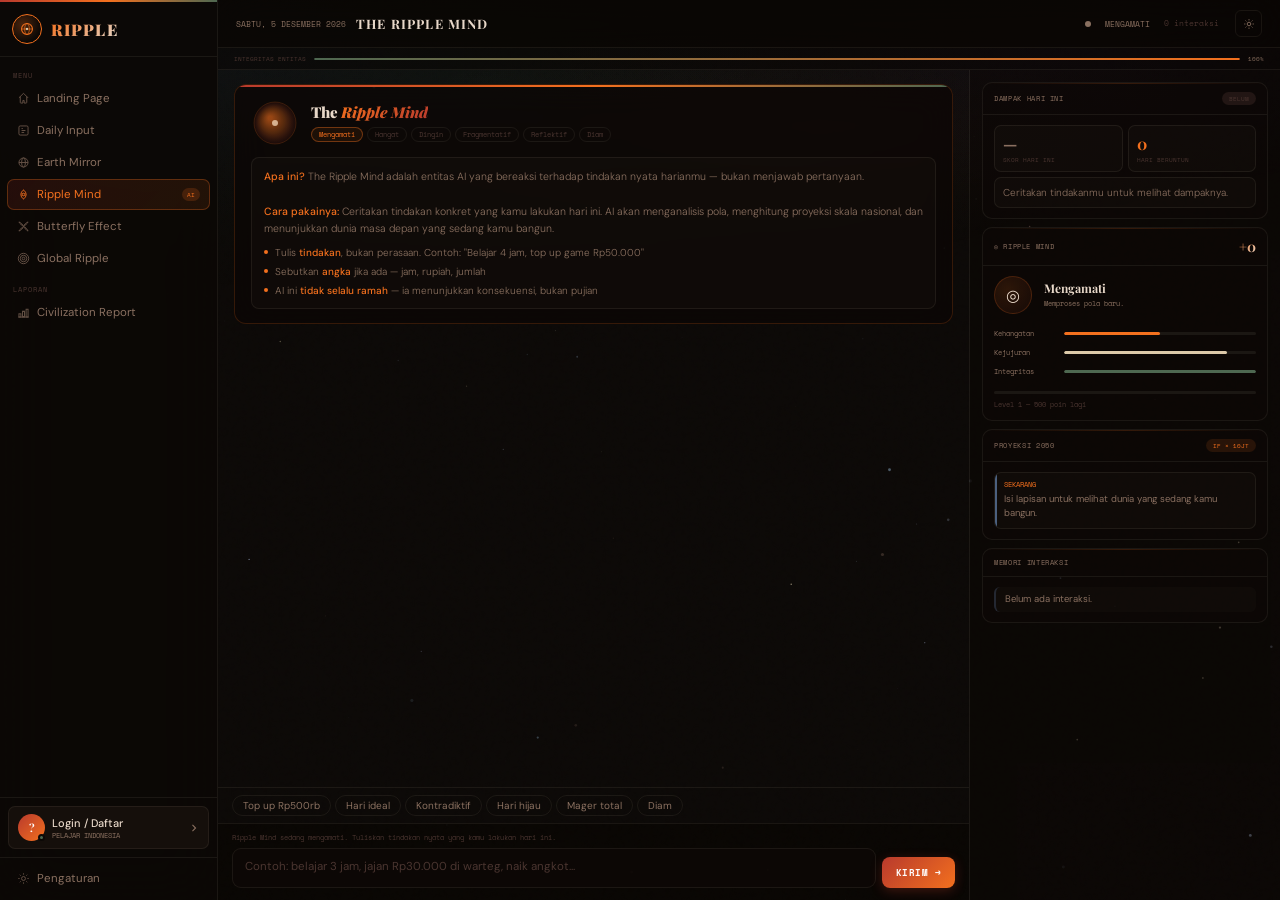
<file: ripple_mind.html>
<!doctype html>
<html lang="id">
  <head>
    <meta charset="UTF-8" />
    <meta name="viewport" content="width=device-width,initial-scale=1.0" />
    <title>RIPPLE — The Ripple Mind</title>
    <!-- Apply theme before render to prevent flash -->
    <script>
      (function () {
        var t = localStorage.getItem("ripple_theme") || "dark";
        document.documentElement.setAttribute("data-theme", t);
      })();
    </script>
    <link
      href="https://fonts.googleapis.com/css2?family=Playfair+Display:ital,wght@0,700;0,900;1,700&family=Space+Mono:wght@400;700&family=DM+Sans:opsz,wght@9..40,300;9..40,400;9..40,500;9..40,600&display=swap"
      rel="stylesheet"
    />
    <style>
      :root {
        --cream: #e8d8c9;
        --navy: #4b607f;
        --sand: #dcc9a9;
        --red: #b83a2d;
        --forest: #4e6851;
        --orange: #f3701e;
        --bg: #0c0907;
        --txt: #e8d8c9;
        --muted: #8a7060;
        --dim: #4a3530;
        --border: rgba(232, 216, 201, 0.07);
        --borderg: rgba(220, 201, 169, 0.2);
        --sw: 218px;

        /* ── THEME VARIABLES (dark = default) ── */
        --panel-bg: rgba(15, 10, 8, 0.55);
        --panel-bg-solid: rgba(12, 8, 6, 0.95);
        --sidebar-bg: rgba(12, 8, 6, 0.9);
        --topbar-bg: rgba(10, 6, 4, 0.75);
        --input-bg: rgba(15, 9, 7, 0.82);
        --card-bg: rgba(20, 14, 12, 0.6);
      }
      *,
      *::before,
      *::after {
        box-sizing: border-box;
        margin: 0;
        padding: 0;
      }
      html,
      body {
        height: 100%;
        font-family: "DM Sans", sans-serif;
        background: var(--bg);
        color: var(--txt);
        overflow: hidden;
      }

      /* ── FULL-SCREEN RIPPLE CANVAS ── */
      #ripple-canvas {
        position: fixed;
        inset: 0;
        z-index: 0;
        pointer-events: none;
      }

      /* grain */
      body::before {
        content: "";
        position: fixed;
        inset: 0;
        z-index: 1;
        pointer-events: none;
        background-image: url("data:image/svg+xml,%3Csvg viewBox='0 0 200 200' xmlns='http://www.w3.org/2000/svg'%3E%3Cfilter id='n'%3E%3CfeTurbulence type='fractalNoise' baseFrequency='0.85' numOctaves='4' stitchTiles='stitch'/%3E%3C/filter%3E%3Crect width='100%25' height='100%25' filter='url(%23n)' opacity='1'/%3E%3C/svg%3E");
        opacity: 0.028;
        mix-blend-mode: overlay;
      }

      .shell {
        display: flex;
        height: 100vh;
        width: 100vw;
        position: relative;
        z-index: 2;
      }

      /* ══ SIDEBAR ══ */
      .sidebar {
        width: var(--sw);
        min-width: var(--sw);
        height: 100vh;
        background: rgba(12, 8, 6, 0.9);
        backdrop-filter: blur(28px);
        border-right: 1px solid var(--border);
        display: flex;
        flex-direction: column;
        flex-shrink: 0;
        position: relative;
        overflow: hidden;
      }
      .sidebar::before {
        content: "";
        position: absolute;
        top: 0;
        left: 0;
        right: 0;
        height: 2px;
        background: linear-gradient(
          90deg,
          var(--red),
          var(--orange),
          var(--forest)
        );
      }
      .sbar-logo {
        padding: 14px 12px 12px;
        border-bottom: 1px solid var(--border);
        display: flex;
        align-items: center;
        gap: 9px;
        text-decoration: none;
        flex-shrink: 0;
      }
      .logo-orb {
        width: 30px;
        height: 30px;
        border-radius: 50%;
        border: 1.5px solid var(--orange);
        display: flex;
        align-items: center;
        justify-content: center;
        flex-shrink: 0;
        background: radial-gradient(
          circle at 35% 35%,
          rgba(243, 112, 30, 0.28),
          transparent 70%
        );
        animation: orbP 3s ease-in-out infinite;
      }
      @keyframes orbP {
        0%,
        100% {
          box-shadow: 0 0 12px rgba(243, 112, 30, 0.3);
        }
        50% {
          box-shadow:
            0 0 24px rgba(243, 112, 30, 0.65),
            0 0 44px rgba(184, 58, 45, 0.2);
        }
      }
      .logo-txt {
        font-family: "Playfair Display", serif;
        font-weight: 900;
        font-size: 16px;
        letter-spacing: 0.07em;
        background: linear-gradient(135deg, var(--orange), var(--cream));
        -webkit-background-clip: text;
        -webkit-text-fill-color: transparent;
        background-clip: text;
      }
      .sbar-nav {
        flex: 1;
        padding: 5px 7px;
        overflow-y: auto;
        scrollbar-width: none;
      }
      .sbar-nav::-webkit-scrollbar {
        display: none;
      }
      .nav-sec {
        font-family: "Space Mono", monospace;
        font-size: 6.5px;
        letter-spacing: 0.16em;
        color: var(--dim);
        text-transform: uppercase;
        padding: 9px 6px 3px;
      }
      .nav-a {
        display: flex;
        align-items: center;
        gap: 7px;
        padding: 7px 9px;
        border-radius: 7px;
        text-decoration: none;
        color: var(--muted);
        font-size: 11.5px;
        transition: all 0.2s;
        border: 1px solid transparent;
        margin-bottom: 1px;
      }
      .nav-a:hover {
        background: rgba(232, 216, 201, 0.04);
        color: var(--txt);
        border-color: var(--border);
      }
      .nav-a.active {
        background: linear-gradient(
          135deg,
          rgba(184, 58, 45, 0.15),
          rgba(243, 112, 30, 0.1)
        );
        color: var(--orange);
        border-color: rgba(243, 112, 30, 0.3);
      }
      .nav-a svg {
        width: 13px;
        height: 13px;
        opacity: 0.7;
        flex-shrink: 0;
      }
      .nav-a.active svg {
        opacity: 1;
      }
      .nbadge {
        margin-left: auto;
        font-family: "Space Mono", monospace;
        font-size: 6px;
        padding: 2px 5px;
        border-radius: 99px;
        background: rgba(243, 112, 30, 0.18);
        color: var(--orange);
      }

      /* sidebar panels */
      .sb-panel {
        margin: 3px 0;
        padding: 10px;
        border-radius: 8px;
        border: 1px solid var(--border);
        background: rgba(14, 9, 7, 0.6);
        position: relative;
        overflow: hidden;
      }
      .sb-panel::before {
        content: "";
        position: absolute;
        top: 0;
        left: 0;
        right: 0;
        height: 1px;
        background: linear-gradient(
          90deg,
          transparent,
          rgba(243, 112, 30, 0.2),
          transparent
        );
      }
      .sb-lbl {
        font-family: "Space Mono", monospace;
        font-size: 6.5px;
        color: var(--dim);
        text-transform: uppercase;
        letter-spacing: 0.1em;
        margin-bottom: 7px;
      }
      .sb-orb {
        width: 44px;
        height: 44px;
        border-radius: 50%;
        margin: 0 auto 8px;
        display: flex;
        align-items: center;
        justify-content: center;
        font-size: 18px;
        border: 1px solid rgba(243, 112, 30, 0.2);
        background: radial-gradient(
          circle at 35% 35%,
          rgba(243, 112, 30, 0.15),
          rgba(184, 58, 45, 0.06)
        );
        transition: all 0.7s;
      }
      .sb-sname {
        font-family: "Playfair Display", serif;
        font-size: 13px;
        font-weight: 700;
        text-align: center;
        margin-bottom: 3px;
        transition: color 0.7s;
      }
      .sb-ssub {
        font-family: "Space Mono", monospace;
        font-size: 7px;
        color: var(--muted);
        text-align: center;
        line-height: 1.55;
      }
      .trait-wrap {
        display: flex;
        flex-direction: column;
        gap: 8px;
      }
      .trait-r {
        display: flex;
        align-items: center;
        gap: 8px;
      }
      .trait-l {
        font-family: "Space Mono", monospace;
        font-size: 7px;
        color: var(--muted);
        width: 62px;
        flex-shrink: 0;
      }
      .trait-t {
        flex: 1;
        height: 3px;
        border-radius: 99px;
        background: rgba(232, 216, 201, 0.07);
        overflow: hidden;
      }
      .trait-f {
        height: 100%;
        border-radius: 99px;
        transition: width 0.9s cubic-bezier(0.34, 1.56, 0.64, 1);
      }
      .sb-score-num {
        font-family: "Playfair Display", serif;
        font-size: 26px;
        font-weight: 700;
        background: linear-gradient(135deg, var(--orange), var(--cream));
        -webkit-background-clip: text;
        -webkit-text-fill-color: transparent;
        background-clip: text;
      }
      .sb-score-bar {
        height: 3px;
        border-radius: 99px;
        background: rgba(232, 216, 201, 0.07);
        overflow: hidden;
        margin: 8px 0 5px;
      }
      .sb-score-fill {
        height: 100%;
        border-radius: 99px;
        transition: width 0.8s cubic-bezier(0.34, 1.56, 0.64, 1);
      }
      .sb-score-sub {
        font-family: "Space Mono", monospace;
        font-size: 7px;
        color: var(--dim);
      }
      .sb-minibars {
        display: flex;
        align-items: flex-end;
        gap: 3px;
        height: 40px;
      }
      .sb-mb {
        flex: 1;
        border-radius: 3px 3px 0 0;
        min-height: 3px;
        transition: height 0.5s cubic-bezier(0.34, 1.56, 0.64, 1);
        cursor: default;
        position: relative;
      }
      .sb-mb:hover::after {
        content: attr(data-v);
        position: absolute;
        bottom: 100%;
        left: 50%;
        transform: translateX(-50%);
        font-family: "Space Mono", monospace;
        font-size: 6px;
        color: var(--muted);
        white-space: nowrap;
        margin-bottom: 2px;
      }
      .sb-log {
        display: flex;
        flex-direction: column;
        gap: 4px;
      }
      .sb-li {
        padding: 6px 9px;
        border-radius: 6px;
        border-left: 2px solid var(--dim);
        background: rgba(232, 216, 201, 0.02);
      }
      .sb-li.pos {
        border-color: rgba(78, 104, 81, 0.55);
      }
      .sb-li.neg {
        border-color: rgba(184, 58, 45, 0.55);
      }
      .sb-li.neu {
        border-color: rgba(75, 96, 127, 0.35);
      }
      .sb-lt {
        font-size: 9.5px;
        color: var(--muted);
        line-height: 1.45;
      }
      .sb-lm {
        font-family: "Space Mono", monospace;
        font-size: 6px;
        color: var(--dim);
        margin-top: 2px;
      }
      .sb-quote-txt {
        font-size: 10.5px;
        color: var(--muted);
        line-height: 1.6;
        font-style: italic;
        font-weight: 300;
        margin-bottom: 6px;
      }
      .sb-quote-src {
        font-family: "Space Mono", monospace;
        font-size: 7px;
        color: var(--dim);
      }
      .sbar-user {
        padding: 8px;
        border-top: 1px solid var(--border);
        flex-shrink: 0;
      }
      .user-card {
        display: flex;
        align-items: center;
        gap: 7px;
        padding: 7px 9px;
        border-radius: 7px;
        border: 1px solid var(--border);
        background: rgba(32, 22, 18, 0.55);
        cursor: pointer;
        transition: all 0.2s;
        text-decoration: none;
      }
      .user-card:hover {
        border-color: var(--borderg);
      }
      .u-av {
        width: 27px;
        height: 27px;
        border-radius: 50%;
        flex-shrink: 0;
        background: linear-gradient(135deg, var(--red), var(--orange));
        display: flex;
        align-items: center;
        justify-content: center;
        font-family: "Playfair Display", serif;
        font-size: 11px;
        font-weight: 700;
        color: #fff;
        position: relative;
      }
      .u-av::after {
        content: "";
        position: absolute;
        bottom: 0;
        right: 0;
        width: 7px;
        height: 7px;
        border-radius: 50%;
        background: var(--forest);
        border: 2px solid var(--bg);
      }

      /* ══ MAIN ══ */
      .main {
        flex: 1;
        display: flex;
        flex-direction: column;
        overflow: hidden;
        min-width: 0;
        position: relative;
      }
      .topbar {
        height: 48px;
        flex-shrink: 0;
        background: rgba(9, 5, 3, 0.8);
        backdrop-filter: blur(20px);
        border-bottom: 1px solid var(--border);
        display: flex;
        align-items: center;
        padding: 0 18px;
        gap: 10px;
      }
      .tb-date {
        font-family: "Space Mono", monospace;
        font-size: 8px;
        color: var(--muted);
      }
      .tb-title {
        font-family: "Playfair Display", serif;
        font-size: 13px;
        font-weight: 700;
        letter-spacing: 0.09em;
        color: var(--cream);
      }
      .tb-right {
        margin-left: auto;
        display: flex;
        align-items: center;
        gap: 14px;
      }
      .tb-dot {
        width: 6px;
        height: 6px;
        border-radius: 50%;
        background: var(--muted);
        transition:
          background 0.7s,
          box-shadow 0.7s;
      }
      .tb-lbl {
        font-family: "Space Mono", monospace;
        font-size: 8px;
        color: var(--muted);
        transition: color 0.7s;
      }

      /* ══ CONTENT ══ */
      .content {
        flex: 1;
        display: grid;
        grid-template-columns: 1fr 310px;
        overflow: hidden;
      }

      /* ══ CHAT PANE ══ */
      .chat-pane {
        display: flex;
        flex-direction: column;
        overflow: hidden;
        border-right: 1px solid var(--border);
      }

      /* health strip */
      .health-strip {
        height: 22px;
        flex-shrink: 0;
        display: flex;
        align-items: center;
        gap: 8px;
        padding: 0 16px;
        border-bottom: 1px solid var(--border);
        background: rgba(9, 5, 3, 0.5);
      }
      .hs-lbl {
        font-family: "Space Mono", monospace;
        font-size: 6px;
        color: var(--dim);
      }
      .hs-track {
        flex: 1;
        height: 2px;
        border-radius: 99px;
        background: rgba(232, 216, 201, 0.05);
        overflow: hidden;
      }
      .hs-fill {
        height: 100%;
        border-radius: 99px;
        transition:
          width 0.9s ease,
          background 0.9s ease;
      }
      .hs-pct {
        font-family: "Space Mono", monospace;
        font-size: 6px;
        color: var(--muted);
      }

      .chat-scroll {
        flex: 1;
        overflow-y: auto;
        padding: 14px 16px;
        display: flex;
        flex-direction: column;
        gap: 10px;
      }
      .chat-scroll::-webkit-scrollbar {
        width: 2px;
      }
      .chat-scroll::-webkit-scrollbar-thumb {
        background: rgba(243, 112, 30, 0.25);
        border-radius: 99px;
      }

      /* onboarding banner */
      .onboard {
        padding: 14px 16px;
        border-radius: 12px;
        border: 1px solid rgba(243, 112, 30, 0.18);
        background: rgba(12, 7, 5, 0.7);
        backdrop-filter: blur(16px);
        margin-bottom: 2px;
        position: relative;
        overflow: hidden;
      }
      .onboard::before {
        content: "";
        position: absolute;
        top: 0;
        left: 0;
        right: 0;
        height: 2px;
        background: linear-gradient(
          90deg,
          var(--red),
          var(--orange),
          var(--forest)
        );
      }
      .ob-top {
        display: flex;
        align-items: center;
        gap: 12px;
        margin-bottom: 10px;
      }
      .ob-orb {
        width: 48px;
        height: 48px;
        flex-shrink: 0;
        position: relative;
      }
      .ob-orb canvas {
        position: absolute;
        inset: 0;
      }
      .ob-title {
        font-family: "Playfair Display", serif;
        font-size: 15px;
        font-weight: 900;
        line-height: 1.15;
      }
      .ob-title em {
        font-style: italic;
        background: linear-gradient(135deg, var(--orange), var(--red));
        -webkit-background-clip: text;
        -webkit-text-fill-color: transparent;
        background-clip: text;
      }
      .ob-pills {
        display: flex;
        gap: 4px;
        flex-wrap: wrap;
        margin-top: 5px;
      }
      .ob-pill {
        font-family: "Space Mono", monospace;
        font-size: 6.5px;
        padding: 2px 7px;
        border-radius: 99px;
        border: 1px solid var(--border);
        color: var(--dim);
        transition: all 0.45s;
      }
      .ob-pill.on {
        color: var(--orange);
        border-color: rgba(243, 112, 30, 0.4);
        background: rgba(243, 112, 30, 0.08);
      }
      .ob-desc {
        font-size: 10.5px;
        color: var(--muted);
        line-height: 1.65;
        font-weight: 300;
        padding: 10px 12px;
        border-radius: 8px;
        border: 1px solid var(--border);
        background: rgba(232, 216, 201, 0.02);
      }
      .ob-desc strong {
        color: var(--orange);
        font-weight: 500;
      }
      .ob-rules {
        display: flex;
        flex-direction: column;
        gap: 4px;
        margin-top: 8px;
      }
      .ob-rule {
        display: flex;
        align-items: flex-start;
        gap: 7px;
        font-size: 10px;
        color: var(--muted);
        line-height: 1.5;
      }
      .ob-rule-dot {
        width: 4px;
        height: 4px;
        border-radius: 50%;
        background: var(--orange);
        flex-shrink: 0;
        margin-top: 5px;
      }

      /* messages */
      .msg {
        display: flex;
        gap: 8px;
        animation: mi 0.32s cubic-bezier(0.34, 1.56, 0.64, 1);
      }
      @keyframes mi {
        from {
          opacity: 0;
          transform: translateY(6px);
        }
        to {
          opacity: 1;
          transform: translateY(0);
        }
      }
      .msg.usr {
        flex-direction: row-reverse;
      }
      .mav {
        width: 24px;
        height: 24px;
        border-radius: 50%;
        flex-shrink: 0;
        display: flex;
        align-items: center;
        justify-content: center;
        margin-top: 2px;
      }
      .mav.ai {
        background: radial-gradient(
          circle at 35% 35%,
          rgba(243, 112, 30, 0.18),
          rgba(184, 58, 45, 0.07)
        );
        border: 1px solid rgba(243, 112, 30, 0.2);
        color: rgba(243, 112, 30, 0.65);
        font-size: 12px;
      }
      .mav.u {
        background: linear-gradient(135deg, var(--red), var(--orange));
        color: #fff;
        font-family: "Playfair Display", serif;
        font-weight: 700;
        font-size: 10px;
      }
      .mbody {
        max-width: 82%;
      }
      .mbubble {
        padding: 9px 12px;
        border-radius: 10px;
        font-size: 11.5px;
        line-height: 1.72;
        white-space: pre-wrap;
        word-break: break-word;
      }
      .msg.ai .mbubble {
        background: rgba(15, 9, 7, 0.82);
        border: 1px solid var(--border);
        color: var(--txt);
        border-radius: 3px 10px 10px 10px;
      }
      .msg.usr .mbubble {
        background: linear-gradient(
          135deg,
          rgba(184, 58, 45, 0.18),
          rgba(243, 112, 30, 0.13)
        );
        border: 1px solid rgba(243, 112, 30, 0.2);
        color: var(--cream);
        border-radius: 10px 3px 10px 10px;
      }
      .mmeta {
        font-family: "Space Mono", monospace;
        font-size: 6px;
        color: var(--dim);
        margin-top: 3px;
        padding: 0 3px;
      }
      .msg.usr .mmeta {
        text-align: right;
      }
      .msg.ai.s-warm .mbubble {
        border-color: rgba(78, 104, 81, 0.32);
      }
      .msg.ai.s-cold .mbubble {
        border-color: rgba(75, 96, 127, 0.22);
        color: rgba(232, 216, 201, 0.72);
      }
      .msg.ai.s-fragmented .mbubble {
        border-color: rgba(184, 58, 45, 0.28);
      }
      .msg.ai.s-reflective .mbubble {
        border-color: rgba(220, 201, 169, 0.16);
        font-weight: 300;
        letter-spacing: 0.012em;
      }
      .msg.ai.s-silent .mbubble {
        border-color: rgba(74, 53, 48, 0.44);
        color: var(--dim);
        font-style: italic;
        letter-spacing: 0.06em;
        text-align: center;
        font-size: 13px;
        padding: 14px 16px;
      }

      /* verdict badge inside bubble */
      .verdict-badge {
        display: inline-flex;
        align-items: center;
        gap: 5px;
        padding: 2px 8px;
        border-radius: 99px;
        font-family: "Space Mono", monospace;
        font-size: 7px;
        font-weight: 700;
        margin-bottom: 6px;
      }
      .verdict-badge.pos {
        background: rgba(78, 104, 81, 0.25);
        color: #7eb884;
        border: 1px solid rgba(78, 104, 81, 0.35);
      }
      .verdict-badge.neg {
        background: rgba(184, 58, 45, 0.22);
        color: #e07060;
        border: 1px solid rgba(184, 58, 45, 0.3);
      }
      .verdict-badge.neu {
        background: rgba(75, 96, 127, 0.2);
        color: var(--navy);
        border: 1px solid rgba(75, 96, 127, 0.3);
      }
      .verdict-badge.mix {
        background: rgba(220, 201, 169, 0.1);
        color: var(--sand);
        border: 1px solid rgba(220, 201, 169, 0.2);
      }

      /* fact box inside bubble */
      .fact-box {
        margin-top: 8px;
        padding: 8px 10px;
        border-radius: 7px;
        border: 1px solid rgba(243, 112, 30, 0.18);
        background: rgba(243, 112, 30, 0.06);
        font-family: "Space Mono", monospace;
        font-size: 8px;
        color: var(--orange);
        line-height: 1.65;
      }
      .fact-box.neg-fact {
        border-color: rgba(184, 58, 45, 0.22);
        background: rgba(184, 58, 45, 0.05);
        color: #e07060;
      }
      .fact-box.pos-fact {
        border-color: rgba(78, 104, 81, 0.22);
        background: rgba(78, 104, 81, 0.05);
        color: #7eb884;
      }

      /* typing */
      .typing-d {
        display: flex;
        gap: 4px;
        align-items: center;
        padding: 9px 12px;
      }
      .typing-d span {
        width: 5px;
        height: 5px;
        border-radius: 50%;
        background: var(--muted);
        animation: td 1.2s ease-in-out infinite;
      }
      .typing-d span:nth-child(2) {
        animation-delay: 0.2s;
      }
      .typing-d span:nth-child(3) {
        animation-delay: 0.4s;
      }
      @keyframes td {
        0%,
        80%,
        100% {
          transform: scale(0.6);
          opacity: 0.25;
        }
        40% {
          transform: scale(1);
          opacity: 1;
        }
      }

      /* quick prompts */
      .qps {
        display: flex;
        gap: 4px;
        flex-wrap: wrap;
        padding: 7px 14px;
        border-top: 1px solid var(--border);
      }
      .qp {
        padding: 3px 10px;
        border-radius: 99px;
        border: 1px solid var(--border);
        font-size: 10px;
        color: var(--muted);
        cursor: pointer;
        transition: all 0.16s;
        background: transparent;
        white-space: nowrap;
      }
      .qp:hover {
        border-color: var(--borderg);
        color: var(--txt);
      }

      /* input */
      .input-strip {
        flex-shrink: 0;
        padding: 9px 14px 12px;
        border-top: 1px solid var(--border);
        background: rgba(9, 5, 3, 0.6);
      }
      .ictx {
        font-family: "Space Mono", monospace;
        font-size: 6.5px;
        color: var(--dim);
        margin-bottom: 5px;
        line-height: 1.6;
        transition: color 0.5s;
      }
      .irow {
        display: flex;
        gap: 6px;
        align-items: flex-end;
      }
      .ibox {
        flex: 1;
        background: rgba(15, 9, 7, 0.82);
        border: 1px solid var(--border);
        border-radius: 9px;
        padding: 9px 12px;
        font-family: "DM Sans", sans-serif;
        font-size: 11.5px;
        color: var(--txt);
        resize: none;
        outline: none;
        transition: border-color 0.3s;
        line-height: 1.6;
        min-height: 40px;
        max-height: 100px;
      }
      .ibox:focus {
        border-color: rgba(243, 112, 30, 0.35);
      }
      .ibox::placeholder {
        color: var(--dim);
      }
      .btn-send {
        padding: 9px 14px;
        border-radius: 8px;
        border: none;
        background: linear-gradient(135deg, var(--red), var(--orange));
        color: #fff;
        font-family: "Space Mono", monospace;
        font-size: 8.5px;
        font-weight: 700;
        letter-spacing: 0.05em;
        cursor: pointer;
        transition: all 0.22s;
        flex-shrink: 0;
        box-shadow: 0 3px 12px rgba(184, 58, 45, 0.3);
      }
      .btn-send:hover {
        transform: translateY(-1px);
        box-shadow: 0 6px 20px rgba(243, 112, 30, 0.36);
      }
      .btn-send:disabled {
        opacity: 0.3;
        cursor: not-allowed;
        transform: none;
        box-shadow: none;
      }

      /* ══ RIGHT PANEL ══ */
      .right-pane {
        display: flex;
        flex-direction: column;
        overflow: hidden;
        background: rgba(10, 6, 4, 0.4);
      }
      .rscroll {
        flex: 1;
        overflow-y: auto;
        padding: 12px;
        display: flex;
        flex-direction: column;
        gap: 8px;
      }
      .rscroll::-webkit-scrollbar {
        width: 2px;
      }
      .rscroll::-webkit-scrollbar-thumb {
        background: rgba(243, 112, 30, 0.18);
        border-radius: 99px;
      }

      .rcard {
        border-radius: 10px;
        border: 1px solid var(--border);
        background: rgba(14, 9, 7, 0.6);
        overflow: hidden;
        position: relative;
      }
      .rcard::before {
        content: "";
        position: absolute;
        top: 0;
        left: 0;
        right: 0;
        height: 1px;
        background: linear-gradient(
          90deg,
          transparent,
          rgba(243, 112, 30, 0.18),
          transparent
        );
      }
      .rcard-h {
        padding: 9px 11px;
        border-bottom: 1px solid var(--border);
        display: flex;
        justify-content: space-between;
        align-items: center;
      }
      .rcard-t {
        font-family: "Space Mono", monospace;
        font-size: 6.5px;
        color: var(--muted);
        text-transform: uppercase;
        letter-spacing: 0.1em;
      }
      .rcard-b {
        padding: 10px 11px;
      }

      /* impact grid */
      .ig {
        display: grid;
        grid-template-columns: 1fr 1fr;
        gap: 5px;
      }
      .ig-stat {
        padding: 7px 8px;
        border-radius: 7px;
        border: 1px solid var(--border);
        background: rgba(232, 216, 201, 0.02);
      }
      .ig-val {
        font-family: "Playfair Display", serif;
        font-size: 16px;
        font-weight: 700;
        margin-bottom: 1px;
      }
      .ig-lbl {
        font-family: "Space Mono", monospace;
        font-size: 6px;
        color: var(--dim);
        text-transform: uppercase;
      }
      .ig-stat.wide {
        grid-column: span 2;
      }
      .ig-verdict {
        font-size: 10px;
        color: var(--muted);
        line-height: 1.5;
        font-weight: 300;
      }

      /* pattern bars */
      .pb-list {
        display: flex;
        flex-direction: column;
        gap: 4px;
      }
      .pb-item {
        display: flex;
        align-items: center;
        gap: 7px;
        padding: 5px 7px;
        border-radius: 6px;
        border: 1px solid var(--border);
        background: rgba(232, 216, 201, 0.015);
      }
      .pb-ico {
        font-size: 12px;
        width: 16px;
        text-align: center;
        flex-shrink: 0;
      }
      .pb-info {
        flex: 1;
      }
      .pb-lbl {
        font-size: 9.5px;
        color: var(--muted);
      }
      .pb-track {
        height: 2px;
        border-radius: 99px;
        background: rgba(232, 216, 201, 0.05);
        overflow: hidden;
        margin-top: 2px;
      }
      .pb-fill {
        height: 100%;
        border-radius: 99px;
        transition: width 0.7s cubic-bezier(0.34, 1.56, 0.64, 1);
      }
      .pb-val {
        font-family: "Space Mono", monospace;
        font-size: 7.5px;
        color: var(--txt);
        flex-shrink: 0;
      }

      /* projection */
      .proj-list {
        display: flex;
        flex-direction: column;
        gap: 4px;
      }
      .pj {
        padding: 7px 9px;
        border-radius: 7px;
        border: 1px solid var(--border);
        background: rgba(232, 216, 201, 0.02);
        position: relative;
        overflow: hidden;
      }
      .pj::before {
        content: "";
        position: absolute;
        left: 0;
        top: 0;
        bottom: 0;
        width: 2px;
      }
      .pj.pos::before {
        background: var(--forest);
      }
      .pj.neg::before {
        background: var(--red);
      }
      .pj.neu::before {
        background: var(--navy);
      }
      .pj-yr {
        font-family: "Space Mono", monospace;
        font-size: 6.5px;
        color: var(--orange);
        margin-bottom: 3px;
      }
      .pj-txt {
        font-size: 9.5px;
        color: var(--muted);
        line-height: 1.5;
      }

      /* signals */
      .sig-list {
        display: flex;
        flex-direction: column;
        gap: 3px;
      }
      .sig-item {
        display: flex;
        align-items: center;
        gap: 6px;
        padding: 4px 7px;
        border-radius: 5px;
      }
      .sig-dot {
        width: 5px;
        height: 5px;
        border-radius: 50%;
        flex-shrink: 0;
      }
      .sig-txt {
        font-size: 9.5px;
        color: var(--muted);
        flex: 1;
        line-height: 1.4;
      }
      .sig-score {
        font-family: "Space Mono", monospace;
        font-size: 7.5px;
        font-weight: 700;
      }

      /* silent veil */
      .sveil {
        display: none;
        position: absolute;
        inset: 0;
        background: rgba(4, 2, 1, 0.96);
        backdrop-filter: blur(32px);
        z-index: 30;
        align-items: center;
        justify-content: center;
        flex-direction: column;
        gap: 14px;
      }
      .sveil.on {
        display: flex;
      }
      .sring {
        width: 40px;
        height: 40px;
        border-radius: 50%;
        border: 1px solid rgba(74, 53, 48, 0.35);
        animation: sr 3s ease-in-out infinite;
      }
      @keyframes sr {
        0%,
        100% {
          transform: scale(1);
          opacity: 0.16;
        }
        50% {
          transform: scale(1.22);
          opacity: 0.5;
        }
      }
      .stxt {
        font-family: "Space Mono", monospace;
        font-size: 10px;
        color: var(--dim);
        letter-spacing: 0.15em;
        text-align: center;
        line-height: 2.4;
      }

      /* toasts */
      .toasts {
        position: fixed;
        bottom: 14px;
        right: 14px;
        z-index: 300;
        display: flex;
        flex-direction: column;
        gap: 6px;
      }
      .toast {
        padding: 9px 13px;
        border-radius: 8px;
        border: 1px solid var(--border);
        background: rgba(10, 6, 4, 0.97);
        backdrop-filter: blur(16px);
        font-size: 11px;
        max-width: 250px;
        transform: translateX(110%);
        transition: transform 0.4s cubic-bezier(0.34, 1.56, 0.64, 1);
      }
      .toast.show {
        transform: translateX(0);
      }
      .toast-t {
        font-family: "Space Mono", monospace;
        font-size: 8px;
        font-weight: 700;
        color: var(--orange);
        margin-bottom: 2px;
      }
      .toast-m {
        color: var(--muted);
        font-size: 9.5px;
        line-height: 1.45;
      }

      /* ════ LIGHT THEME ════ */
      [data-theme="light"] {
        --bg: #f0e6da;
        --txt: #1e140f;
        --muted: #5c4235;
        --dim: #9a7b6a;
        --border: rgba(80, 50, 35, 0.15);
        --borderg: rgba(80, 50, 35, 0.3);
        --panel-bg: rgba(255, 248, 240, 0.88);
        --panel-bg-solid: rgba(252, 244, 234, 0.97);
        --sidebar-bg: rgba(248, 238, 226, 0.98);
        --topbar-bg: rgba(246, 236, 224, 0.96);
        --input-bg: rgba(255, 252, 248, 0.95);
        --card-bg: rgba(240, 228, 214, 0.9);
        --chip-bg: rgba(252, 244, 234, 0.98);
      }

      /* ── Ripple canvas & body grain ── */
      [data-theme="light"] #ripple-canvas {
        opacity: 0.25;
      }
      [data-theme="light"] body::before {
        opacity: 0.01;
      }

      /* ── Sidebar ── */
      [data-theme="light"] .sidebar {
        background: var(--sidebar-bg);
        border-right-color: var(--border);
      }
      [data-theme="light"] .nav-sec {
        color: var(--dim);
      }
      [data-theme="light"] .nav-a {
        color: var(--muted);
      }
      [data-theme="light"] .nav-a:hover {
        background: rgba(80, 50, 35, 0.07);
        color: var(--txt);
        border-color: var(--border);
      }
      [data-theme="light"] .nav-a.active {
        background: linear-gradient(
          135deg,
          rgba(184, 58, 45, 0.12),
          rgba(243, 112, 30, 0.08)
        );
        color: #c05010;
        border-color: rgba(243, 112, 30, 0.4);
      }
      [data-theme="light"] .sb-panel {
        background: var(--card-bg);
        border-color: var(--border);
      }
      [data-theme="light"] .sb-lbl {
        color: var(--dim);
      }
      [data-theme="light"] .sb-sname {
        color: var(--txt);
      }
      [data-theme="light"] .sb-ssub {
        color: var(--muted);
      }
      [data-theme="light"] .trait-l {
        color: var(--dim);
      }
      [data-theme="light"] .trait-t {
        background: rgba(80, 50, 35, 0.1);
      }
      [data-theme="light"] .sb-score-bar {
        background: rgba(80, 50, 35, 0.1);
      }
      [data-theme="light"] .sb-score-sub {
        color: var(--dim);
      }
      [data-theme="light"] .sb-li {
        background: rgba(80, 50, 35, 0.04);
      }
      [data-theme="light"] .sb-lt {
        color: var(--muted);
      }
      [data-theme="light"] .sb-lm {
        color: var(--dim);
      }
      [data-theme="light"] .sb-quote-txt {
        color: var(--muted);
      }
      [data-theme="light"] .sb-quote-src {
        color: var(--dim);
      }
      [data-theme="light"] .user-card {
        background: var(--card-bg);
        border-color: var(--border);
      }
      [data-theme="light"] .user-card:hover {
        border-color: var(--borderg);
      }

      /* ── Topbar ── */
      [data-theme="light"] .topbar {
        background: var(--topbar-bg);
        border-bottom-color: var(--border);
      }
      [data-theme="light"] .tb-title {
        color: var(--txt);
      }
      [data-theme="light"] .tb-date {
        color: var(--muted);
      }

      /* ── Health strip ── */
      [data-theme="light"] .health-strip {
        background: rgba(235, 222, 208, 0.8);
        border-bottom-color: var(--border);
      }
      [data-theme="light"] .hs-lbl {
        color: var(--dim);
      }
      [data-theme="light"] .hs-track {
        background: rgba(80, 50, 35, 0.1);
      }
      [data-theme="light"] .hs-pct {
        color: var(--muted);
      }

      /* ── Chat ── */
      [data-theme="light"] .chat-pane {
        border-right-color: var(--border);
      }
      [data-theme="light"] .onboard {
        background: rgba(252, 244, 234, 0.95);
        border-color: rgba(243, 112, 30, 0.22);
      }
      [data-theme="light"] .ob-pill {
        border-color: var(--border);
        color: var(--dim);
      }
      [data-theme="light"] .ob-pill.on {
        color: #c05010;
        border-color: rgba(243, 112, 30, 0.45);
        background: rgba(243, 112, 30, 0.1);
      }
      [data-theme="light"] .ob-desc {
        background: rgba(80, 50, 35, 0.04);
        border-color: var(--border);
        color: var(--muted);
      }
      [data-theme="light"] .ob-rule {
        color: var(--muted);
      }
      [data-theme="light"] .msg.ai .mbubble {
        background: rgba(252, 244, 234, 0.97);
        border-color: var(--border);
        color: var(--txt);
      }
      [data-theme="light"] .msg.ai.s-warm .mbubble {
        border-color: rgba(78, 104, 81, 0.35);
      }
      [data-theme="light"] .msg.ai.s-cold .mbubble {
        border-color: rgba(75, 96, 127, 0.3);
        color: var(--muted);
      }
      [data-theme="light"] .msg.usr .mbubble {
        background: linear-gradient(
          135deg,
          rgba(184, 58, 45, 0.14),
          rgba(243, 112, 30, 0.1)
        );
        border-color: rgba(243, 112, 30, 0.3);
        color: #2c1008;
      }
      [data-theme="light"] .mmeta {
        color: var(--dim);
      }
      [data-theme="light"] .verdict-badge.neu {
        color: var(--navy);
      }
      [data-theme="light"] .verdict-badge.mix {
        color: #8a6840;
        background: rgba(80, 50, 35, 0.08);
        border-color: rgba(80, 50, 35, 0.18);
      }

      /* ── Quick prompts ── */
      [data-theme="light"] .qps {
        border-top-color: var(--border);
      }
      [data-theme="light"] .qp {
        border-color: var(--border);
        color: var(--muted);
        background: rgba(80, 50, 35, 0.04);
      }
      [data-theme="light"] .qp:hover {
        border-color: var(--borderg);
        color: var(--txt);
        background: rgba(80, 50, 35, 0.08);
      }

      /* ── Input area ── */
      [data-theme="light"] .input-strip {
        background: rgba(242, 232, 220, 0.85);
        border-top-color: var(--border);
      }
      [data-theme="light"] .ictx {
        color: var(--dim);
      }
      [data-theme="light"] .ibox {
        background: var(--input-bg);
        border-color: var(--border);
        color: var(--txt);
      }
      [data-theme="light"] .ibox::placeholder {
        color: var(--dim);
      }
      [data-theme="light"] .ibox:focus {
        border-color: rgba(243, 112, 30, 0.4);
      }

      /* ── Right panel ── */
      [data-theme="light"] .right-pane {
        background: rgba(245, 235, 222, 0.5);
      }
      [data-theme="light"] .rcard {
        background: rgba(252, 244, 234, 0.95);
        border-color: var(--border);
      }
      [data-theme="light"] .rcard-h {
        border-bottom-color: var(--border);
      }
      [data-theme="light"] .rcard-t {
        color: var(--muted);
      }
      [data-theme="light"] .ig-stat {
        background: rgba(80, 50, 35, 0.04);
        border-color: var(--border);
      }
      [data-theme="light"] .ig-lbl {
        color: var(--dim);
      }
      [data-theme="light"] .ig-verdict {
        color: var(--muted);
      }
      [data-theme="light"] .pb-item {
        background: rgba(80, 50, 35, 0.04);
        border-color: var(--border);
      }
      [data-theme="light"] .pb-lbl {
        color: var(--muted);
      }
      [data-theme="light"] .pb-track {
        background: rgba(80, 50, 35, 0.1);
      }
      [data-theme="light"] .pb-val {
        color: var(--txt);
      }
      [data-theme="light"] .pj {
        background: rgba(80, 50, 35, 0.04);
        border-color: var(--border);
      }
      [data-theme="light"] .pj-txt {
        color: var(--muted);
      }
      [data-theme="light"] .sig-txt {
        color: var(--muted);
      }

      /* ── Toast ── */
      [data-theme="light"] .toast {
        background: rgba(252, 244, 234, 0.97);
        border-color: var(--border);
        box-shadow: 0 4px 20px rgba(80, 50, 35, 0.12);
      }
      [data-theme="light"] .toast-m {
        color: var(--muted);
      }

      /* ── Settings panel ── */
      [data-theme="light"] .settings-panel {
        background: var(--panel-bg-solid);
        box-shadow: 0 20px 70px rgba(80, 50, 35, 0.2);
      }
      [data-theme="light"] .sp-row {
        background: var(--card-bg);
        border-color: var(--border);
      }
      [data-theme="light"] .sp-row:hover {
        border-color: var(--borderg);
      }

      /* ── Profile modal ── */
      [data-theme="light"] .profile-modal-box {
        background: var(--panel-bg-solid);
        border-color: var(--borderg);
      }
      [data-theme="light"] .pm-input {
        background: var(--input-bg);
        border-color: var(--border);
        color: var(--txt);
      }
      [data-theme="light"] .pm-input::placeholder {
        color: var(--dim);
      }
      [data-theme="light"] .pm-input:focus {
        border-color: rgba(243, 112, 30, 0.4);
      }

      /* ════ SMOOTH THEME TRANSITIONS ════ */
      body,
      .sidebar,
      .topbar,
      .health-strip,
      .chat-pane,
      .right-pane,
      .rcard,
      .onboard,
      .msg .mbubble,
      .ibox,
      .input-strip,
      .rscroll {
        transition:
          background 0.3s ease,
          color 0.3s ease,
          border-color 0.3s ease;
      }

      /* ════ SETTINGS OVERLAY ════ */
      .settings-overlay {
        position: fixed;
        inset: 0;
        z-index: 9999;
        background: rgba(0, 0, 0, 0.5);
        backdrop-filter: blur(6px);
        display: flex;
        align-items: center;
        justify-content: center;
        opacity: 0;
        pointer-events: none;
        transition: opacity 0.25s;
      }
      .settings-overlay.open {
        opacity: 1;
        pointer-events: all;
      }
      .settings-panel {
        background: var(--panel-bg-solid);
        border: 1px solid var(--borderg);
        border-radius: 18px;
        padding: 28px 26px;
        width: 320px;
        max-width: 92vw;
        position: relative;
        transform: translateY(14px);
        transition: transform 0.25s ease;
        box-shadow: 0 20px 70px rgba(0, 0, 0, 0.55);
      }
      .settings-overlay.open .settings-panel {
        transform: translateY(0);
      }
      .settings-panel::before {
        content: "";
        position: absolute;
        top: 0;
        left: 0;
        right: 0;
        height: 2px;
        border-radius: 18px 18px 0 0;
        background: linear-gradient(
          90deg,
          var(--red),
          var(--orange),
          var(--forest)
        );
      }
      .sp-title {
        font-family: "Playfair Display", serif;
        font-size: 17px;
        font-weight: 900;
        color: var(--txt);
        margin-bottom: 3px;
      }
      .sp-sub {
        font-family: "Space Mono", monospace;
        font-size: 7.5px;
        color: var(--muted);
        letter-spacing: 0.12em;
        text-transform: uppercase;
        margin-bottom: 20px;
      }
      .sp-close {
        position: absolute;
        top: 14px;
        right: 14px;
        width: 26px;
        height: 26px;
        border-radius: 50%;
        border: 1px solid var(--border);
        background: transparent;
        color: var(--muted);
        font-size: 13px;
        cursor: pointer;
        display: flex;
        align-items: center;
        justify-content: center;
        transition: all 0.2s;
      }
      .sp-close:hover {
        background: var(--card-bg);
        color: var(--txt);
      }
      .sp-sec-lbl {
        font-family: "Space Mono", monospace;
        font-size: 6.5px;
        letter-spacing: 0.17em;
        color: var(--dim);
        text-transform: uppercase;
        margin-bottom: 8px;
      }
      .sp-row {
        display: flex;
        align-items: center;
        justify-content: space-between;
        padding: 11px 13px;
        border-radius: 10px;
        border: 1px solid var(--border);
        background: var(--card-bg);
        cursor: pointer;
        margin-bottom: 16px;
        transition: border-color 0.2s;
      }
      .sp-row:hover {
        border-color: var(--borderg);
      }
      .sp-row-left {
        display: flex;
        align-items: center;
        gap: 10px;
      }
      .sp-row-icon {
        font-size: 18px;
      }
      .sp-row-title {
        font-size: 12px;
        font-weight: 500;
        color: var(--txt);
      }
      .sp-row-sub {
        font-family: "Space Mono", monospace;
        font-size: 6.5px;
        color: var(--muted);
        margin-top: 1px;
      }
      .sp-switch {
        width: 40px;
        height: 22px;
        border-radius: 99px;
        background: var(--dim);
        position: relative;
        transition: background 0.28s;
        flex-shrink: 0;
      }
      .sp-switch.on {
        background: linear-gradient(135deg, var(--orange), var(--red));
      }
      .sp-switch::after {
        content: "";
        position: absolute;
        top: 3px;
        left: 3px;
        width: 16px;
        height: 16px;
        border-radius: 50%;
        background: #fff;
        transition: transform 0.28s cubic-bezier(0.34, 1.56, 0.64, 1);
      }
      .sp-switch.on::after {
        transform: translateX(18px);
      }
      .sp-footer {
        margin-top: 16px;
        padding-top: 12px;
        border-top: 1px solid var(--border);
        font-family: "Space Mono", monospace;
        font-size: 6.5px;
        color: var(--dim);
        text-align: center;
        letter-spacing: 0.08em;
      }
    </style>
  </head>
  <body>
    <canvas id="ripple-canvas"></canvas>

    <div class="shell">
      <!-- ════════════ SIDEBAR ════════════ -->
      <aside class="sidebar">
        <a href="index.html" class="sbar-logo">
          <div class="logo-orb">
            <svg width="14" height="14" viewBox="0 0 18 18" fill="none">
              <circle cx="9" cy="9" r="7" stroke="#f3701e" stroke-width="1.4" />
              <ellipse
                cx="9"
                cy="9"
                rx="3"
                ry="7"
                stroke="#f3701e"
                stroke-width=".9"
              />
              <line
                x1="2"
                y1="9"
                x2="16"
                y2="9"
                stroke="#f3701e"
                stroke-width=".9"
              />
              <circle cx="9" cy="9" r="1.5" fill="#DCC9A9" />
            </svg>
          </div>
          <span class="logo-txt">RIPPLE</span>
        </a>
        <nav class="sbar-nav">
          <div class="nav-sec">Menu</div>
          <a href="index.html" class="nav-a"
            ><svg
              viewBox="0 0 20 20"
              fill="none"
              stroke="currentColor"
              stroke-width="1.5"
            >
              <path
                d="M3 9l7-7 7 7M5 7v9a1 1 0 001 1h3v-4h2v4h3a1 1 0 001-1V7"
              /></svg
            >Landing Page</a
          >
          <a href="input.html" class="nav-a"
            ><svg
              viewBox="0 0 20 20"
              fill="none"
              stroke="currentColor"
              stroke-width="1.5"
            >
              <rect x="3" y="3" width="14" height="14" rx="2" />
              <path d="M7 10h6M7 7h2M7 13h4" /></svg
            >Daily Input</a
          >
          <a href="earth-mirror.html" class="nav-a">
            <svg
              viewBox="0 0 20 20"
              fill="none"
              stroke="currentColor"
              stroke-width="1.5"
            >
              <circle cx="10" cy="10" r="7" />
              <ellipse cx="10" cy="10" rx="3" ry="7" />
              <path d="M3 10h14" /></svg
            >Earth Mirror</a
          >
          <a href="ripple-mind.html" class="nav-a active">
            <svg
              viewBox="0 0 20 20"
              fill="none"
              stroke="currentColor"
              stroke-width="1.5"
            >
              <path d="M10 3c0 0-4 3-4 7s4 7 4 7M10 3c0 0 4 3 4 7s-4 7-4 7" />
              <circle cx="10" cy="10" r="2" /></svg
            >Ripple Mind<span class="nbadge">AI</span></a
          >
          <a href="butterfly.html" class="nav-a"
            ><svg
              viewBox="0 0 20 20"
              fill="none"
              stroke="currentColor"
              stroke-width="1.5"
            >
              <path
                d="M10 10C8 8 4 6 3 3c3 1 6 4 7 7zM10 10c2-2 6-4 7-7-3 1-6 4-7 7z"
              />
              <path
                d="M10 10c-2 2-6 4-7 7 3-1 6-4 7-7zM10 10c2 2 4 6 7 7-1-3-4-6-7-7z"
              /></svg
            >Butterfly Effect</a
          >
          <a href="global-ripple.html" class="nav-a"
            ><svg
              viewBox="0 0 20 20"
              fill="none"
              stroke="currentColor"
              stroke-width="1.5"
            >
              <circle cx="10" cy="10" r="2" />
              <circle cx="10" cy="10" r="5" />
              <circle cx="10" cy="10" r="8" /></svg
            >Global Ripple</a
          >
          <div class="nav-sec" style="margin-top: 2px">Laporan</div>
          <a href="civilization.html" class="nav-a"
            ><svg
              viewBox="0 0 20 20"
              fill="none"
              stroke="currentColor"
              stroke-width="1.5"
            >
              <rect x="3" y="12" width="3" height="5" />
              <rect x="8.5" y="8" width="3" height="9" />
              <rect x="14" y="5" width="3" height="12" />
              <path d="M2 17h16" /></svg
            >Civilization Report</a
          >
        </nav>
        <div class="sbar-user">
          <a href="profile.html" class="user-card">
            <div class="u-av" id="uAv">?</div>
            <div style="flex: 1; min-width: 0">
              <div
                style="
                  font-size: 11px;
                  font-weight: 500;
                  color: var(--txt);
                  white-space: nowrap;
                  overflow: hidden;
                  text-overflow: ellipsis;
                "
                id="uNm"
              >
                Login / Daftar
              </div>
              <div
                style="
                  font-family:
                    Space Mono,
                    monospace;
                  font-size: 6.5px;
                  color: var(--muted);
                  margin-top: 1px;
                "
              >
                PELAJAR INDONESIA
              </div>
            </div>
            <svg
              width="10"
              height="10"
              viewBox="0 0 13 13"
              fill="none"
              stroke="currentColor"
              stroke-width="1.4"
              style="color: var(--muted); flex-shrink: 0"
            >
              <path d="M4.5 2.5l4 4-4 4" />
            </svg>
          </a>
        </div>

        <div
          style="
            padding: 5px 7px 6px;
            flex-shrink: 0;
            border-top: 1px solid var(--border);
          "
        >
          <button
            onclick="openSettings()"
            style="
              display: flex;
              align-items: center;
              gap: 7px;
              width: 100%;
              padding: 7px 9px;
              border-radius: 7px;
              border: 1px solid transparent;
              background: transparent;
              color: var(--muted);
              font-size: 11.5px;
              cursor: pointer;
              transition: all 0.2s;
              font-family: &quot;DM Sans&quot;, sans-serif;
            "
            onmouseover="
              this.style.background = 'rgba(232,216,201,0.05)';
              this.style.color = 'var(--txt)';
              this.style.borderColor = 'var(--border)';
            "
            onmouseout="
              this.style.background = 'transparent';
              this.style.color = 'var(--muted)';
              this.style.borderColor = 'transparent';
            "
          >
            <svg
              viewBox="0 0 20 20"
              fill="none"
              stroke="currentColor"
              stroke-width="1.5"
              style="width: 13px; height: 13px; opacity: 0.7; flex-shrink: 0"
            >
              <circle cx="10" cy="10" r="3" />
              <path
                d="M10 2v2M10 16v2M2 10h2M16 10h2M4.22 4.22l1.42 1.42M14.36 14.36l1.42 1.42M4.22 15.78l1.42-1.42M14.36 5.64l1.42-1.42"
              /></svg
            >Pengaturan
          </button>
        </div>
      </aside>

      <!-- ════════════ MAIN ════════════ -->
      <div class="main">
        <div class="sveil" id="sveil">
          <div class="sring"></div>
          <div class="stxt" id="stxt">
            Aku tidak punya narasi<br />untuk pola ini.
          </div>
        </div>

        <header class="topbar">
          <div class="tb-date" id="tbDate">—</div>
          <div class="tb-title">THE RIPPLE MIND</div>
          <div class="tb-right">
            <div class="tb-dot" id="tbDot"></div>
            <span class="tb-lbl" id="tbLbl">IDLE</span>
            <span
              style="
                font-family:
                  Space Mono,
                  monospace;
                font-size: 7.5px;
                color: var(--dim);
              "
              id="tbMsgs"
              >0 interaksi</span
            >
          </div>

          <button
            onclick="openSettings()"
            title="Pengaturan"
            style="
              background: transparent;
              border: 1px solid var(--border);
              color: var(--muted);
              width: 27px;
              height: 27px;
              border-radius: 6px;
              cursor: pointer;
              display: flex;
              align-items: center;
              justify-content: center;
              margin-left: 6px;
              transition: all 0.2s;
              flex-shrink: 0;
            "
            onmouseover="
              this.style.borderColor = 'var(--borderg)';
              this.style.color = 'var(--txt)';
            "
            onmouseout="
              this.style.borderColor = 'var(--border)';
              this.style.color = 'var(--muted)';
            "
          >
            <svg
              width="12"
              height="12"
              viewBox="0 0 20 20"
              fill="none"
              stroke="currentColor"
              stroke-width="1.5"
            >
              <circle cx="10" cy="10" r="3" />
              <path
                d="M10 2v2M10 16v2M2 10h2M16 10h2M4.22 4.22l1.42 1.42M14.36 14.36l1.42 1.42M4.22 15.78l1.42-1.42M14.36 5.64l1.42-1.42"
              />
            </svg>
          </button>
        </header>

        <div class="health-strip">
          <span class="hs-lbl">INTEGRITAS ENTITAS</span>
          <div class="hs-track">
            <div
              class="hs-fill"
              id="hsFill"
              style="
                width: 100%;
                background: linear-gradient(
                  90deg,
                  var(--forest),
                  var(--orange)
                );
              "
            ></div>
          </div>
          <span class="hs-pct" id="hsPct">100%</span>
        </div>

        <div class="content">
          <!-- CHAT -->
          <div class="chat-pane">
            <div class="chat-scroll" id="chatScroll">
              <!-- Onboarding banner -->
              <div class="onboard">
                <div class="ob-top">
                  <div class="ob-orb">
                    <canvas id="orbCv" width="48" height="48"></canvas>
                  </div>
                  <div>
                    <div class="ob-title">The <em>Ripple Mind</em></div>
                    <div class="ob-pills">
                      <div class="ob-pill on" id="ep-observing">Mengamati</div>
                      <div class="ob-pill" id="ep-warm">Hangat</div>
                      <div class="ob-pill" id="ep-cold">Dingin</div>
                      <div class="ob-pill" id="ep-fragmented">Fragmentatif</div>
                      <div class="ob-pill" id="ep-reflective">Reflektif</div>
                      <div class="ob-pill" id="ep-silent">Diam</div>
                    </div>
                  </div>
                </div>
                <div class="ob-desc">
                  <strong>Apa ini?</strong> The Ripple Mind adalah entitas AI
                  yang bereaksi terhadap tindakan nyata harianmu — bukan
                  menjawab pertanyaan.<br /><br />
                  <strong>Cara pakainya:</strong> Ceritakan tindakan konkret
                  yang kamu lakukan hari ini. AI akan menganalisis pola,
                  menghitung proyeksi skala nasional, dan menunjukkan dunia masa
                  depan yang sedang kamu bangun.
                  <div class="ob-rules">
                    <div class="ob-rule">
                      <div class="ob-rule-dot"></div>
                      <span
                        >Tulis <strong>tindakan</strong>, bukan perasaan.
                        Contoh: "Belajar 4 jam, top up game Rp50.000"</span
                      >
                    </div>
                    <div class="ob-rule">
                      <div class="ob-rule-dot"></div>
                      <span
                        >Sebutkan <strong>angka</strong> jika ada — jam, rupiah,
                        jumlah</span
                      >
                    </div>
                    <div class="ob-rule">
                      <div class="ob-rule-dot"></div>
                      <span
                        >AI ini <strong>tidak selalu ramah</strong> — ia
                        menunjukkan konsekuensi, bukan pujian</span
                      >
                    </div>
                  </div>
                </div>
              </div>

              <div id="chatMsgs"></div>
            </div>

            <div class="qps">
              <div
                class="qp"
                onclick="
                  sq('Top up game Rp500.000 dan tidak belajar hari ini.')
                "
              >
                Top up Rp500rb
              </div>
              <div
                class="qp"
                onclick="
                  sq('Belajar 5 jam, tidur 8 jam, naik sepeda ke sekolah.')
                "
              >
                Hari ideal
              </div>
              <div
                class="qp"
                onclick="
                  sq('Belajar 3 jam tapi tidur cuma 3 jam dan sangat stres.')
                "
              >
                Kontradiktif
              </div>
              <div
                class="qp"
                onclick="
                  sq('Donasi Rp50.000, bantu teman, naik angkutan umum.')
                "
              >
                Hari hijau
              </div>
              <div
                class="qp"
                onclick="
                  sq(
                    'Scroll TikTok 6 jam dan mager seharian tidak ngapa-ngapain.',
                  )
                "
              >
                Mager total
              </div>
              <div class="qp" onclick="sq('.')">Diam</div>
            </div>

            <div class="input-strip">
              <div class="ictx" id="ictx">
                Ripple Mind sedang mengamati. Tuliskan tindakan nyata yang kamu
                lakukan hari ini.
              </div>
              <div class="irow">
                <textarea
                  class="ibox"
                  id="ibox"
                  rows="1"
                  placeholder="Contoh: belajar 3 jam, jajan Rp30.000 di warteg, naik angkot..."
                ></textarea>
                <button class="btn-send" id="sbtn" onclick="send()">
                  KIRIM →
                </button>
              </div>
            </div>
          </div>

          <!-- RIGHT PANEL -->
          <div class="right-pane">
            <div class="rscroll">
              <!-- 1. DAMPAK HARI INI -->
              <div class="rcard">
                <div class="rcard-h">
                  <span class="rcard-t">Dampak Hari Ini</span>
                  <span
                    id="impBadge"
                    style="
                      font-family:
                        Space Mono,
                        monospace;
                      font-size: 6px;
                      padding: 2px 7px;
                      border-radius: 99px;
                      background: rgba(74, 53, 48, 0.35);
                      color: var(--dim);
                    "
                    >BELUM</span
                  >
                </div>
                <div class="rcard-b">
                  <div class="ig">
                    <div class="ig-stat">
                      <div
                        class="ig-val"
                        id="igScore"
                        style="color: var(--muted)"
                      >
                        —
                      </div>
                      <div class="ig-lbl">Skor Hari Ini</div>
                    </div>
                    <div class="ig-stat">
                      <div
                        class="ig-val"
                        id="igStreak"
                        style="color: var(--orange)"
                      >
                        0
                      </div>
                      <div class="ig-lbl">Hari Beruntun</div>
                    </div>
                    <div class="ig-stat wide">
                      <div class="ig-verdict" id="igVerdict">
                        Ceritakan tindakanmu untuk melihat dampaknya.
                      </div>
                    </div>
                  </div>
                </div>
              </div>

              <!-- 2. ENTITAS + KEPRIBADIAN (digabung) -->
              <div class="rcard">
                <div class="rcard-h">
                  <span class="rcard-t">◎ Ripple Mind</span>
                  <span
                    class="sb-score-num"
                    id="sbScoreN"
                    style="font-size: 14px"
                    >0</span
                  >
                </div>
                <div class="rcard-b">
                  <!-- state orb + nama -->
                  <div
                    style="
                      display: flex;
                      align-items: center;
                      gap: 12px;
                      margin-bottom: 14px;
                    "
                  >
                    <div
                      class="sb-orb"
                      id="sbOrb"
                      style="
                        margin: 0;
                        width: 38px;
                        height: 38px;
                        font-size: 16px;
                        flex-shrink: 0;
                      "
                    >
                      ◎
                    </div>
                    <div>
                      <div
                        class="sb-sname"
                        id="sbSname"
                        style="text-align: left; font-size: 12px"
                      >
                        Mengamati
                      </div>
                      <div
                        class="sb-ssub"
                        id="sbSsub"
                        style="text-align: left; margin-top: 2px"
                      >
                        Menunggu input pertama.
                      </div>
                    </div>
                  </div>
                  <!-- trait bars -->
                  <div class="trait-wrap">
                    <div class="trait-r">
                      <span class="trait-l">Kehangatan</span>
                      <div class="trait-t">
                        <div
                          class="trait-f"
                          id="trW"
                          style="width: 50%; background: var(--orange)"
                        ></div>
                      </div>
                    </div>
                    <div class="trait-r">
                      <span class="trait-l">Kejujuran</span>
                      <div class="trait-t">
                        <div
                          class="trait-f"
                          id="trH"
                          style="width: 85%; background: var(--sand)"
                        ></div>
                      </div>
                    </div>
                    <div class="trait-r">
                      <span class="trait-l">Integritas</span>
                      <div class="trait-t">
                        <div
                          class="trait-f"
                          id="trI"
                          style="width: 100%; background: var(--forest)"
                        ></div>
                      </div>
                    </div>
                  </div>
                  <!-- total ripple bar -->
                  <div class="sb-score-bar" style="margin-top: 14px">
                    <div
                      class="sb-score-fill"
                      id="sbScoreF"
                      style="
                        width: 0%;
                        background: linear-gradient(
                          90deg,
                          var(--red),
                          var(--orange)
                        );
                      "
                    ></div>
                  </div>
                  <div class="sb-score-sub" id="sbScoreSub">
                    Mulai berinteraksi untuk naik level
                  </div>
                </div>
              </div>

              <!-- 3. PROYEKSI 2050 -->
              <div class="rcard">
                <div class="rcard-h">
                  <span class="rcard-t">Proyeksi 2050</span>
                  <span
                    style="
                      font-family:
                        Space Mono,
                        monospace;
                      font-size: 6px;
                      padding: 2px 7px;
                      border-radius: 99px;
                      background: rgba(243, 112, 30, 0.12);
                      color: var(--orange);
                    "
                    >IF × 10JT</span
                  >
                </div>
                <div class="rcard-b">
                  <div class="proj-list" id="projList">
                    <div class="pj neu">
                      <div class="pj-yr">SEKARANG</div>
                      <div class="pj-txt">
                        Isi lapisan untuk melihat dunia yang sedang kamu bangun.
                      </div>
                    </div>
                  </div>
                </div>
              </div>

              <!-- 4. MEMORI INTERAKSI -->
              <div class="rcard">
                <div class="rcard-h">
                  <span class="rcard-t">Memori Interaksi</span>
                </div>
                <div class="rcard-b">
                  <!-- hidden elements still needed by JS -->
                  <div style="display: none">
                    <div id="sigList"></div>
                    <div id="pbBelajar"></div>
                    <div id="pbTidur"></div>
                    <div id="pbUang"></div>
                    <div id="pbStres"></div>
                    <span id="pvBelajar"></span><span id="pvTidur"></span>
                    <span id="pvUang"></span><span id="pvStres"></span>
                    <div id="sbMini"></div>
                    <div id="sbQt"></div>
                  </div>
                  <div class="sb-log" id="sbLog">
                    <div class="sb-li neu">
                      <div class="sb-lt">Belum ada interaksi.</div>
                    </div>
                  </div>
                </div>
              </div>
            </div>
          </div>
        </div>
      </div>
    </div>
    <div class="toasts" id="toasts"></div>
    <!-- ════ SETTINGS OVERLAY ════ -->
    <div class="settings-overlay" id="settingsOverlay">
      <div class="settings-panel">
        <div class="sp-title">Pengaturan</div>
        <div class="sp-sub">Kustomisasi RIPPLE</div>
        <button class="sp-close" onclick="closeSettings()">✕</button>

        <div class="sp-sec-lbl">Tampilan</div>
        <div class="sp-row" onclick="toggleTheme()">
          <div class="sp-row-left">
            <div class="sp-row-icon" id="spThemeIcon">☀️</div>
            <div>
              <div class="sp-row-title" id="spThemeTitle">Mode Terang</div>
              <div class="sp-row-sub" id="spThemeSub">Aktifkan mode terang</div>
            </div>
          </div>
          <div class="sp-switch" id="spThemeSwitch"></div>
        </div>

        <div class="sp-sec-lbl">Akun</div>
        <div class="sp-row" onclick="editProfile()">
          <div class="sp-row-left">
            <div class="sp-row-icon">👤</div>
            <div>
              <div class="sp-row-title">Edit Profil</div>
              <div class="sp-row-sub">Ubah nama pengguna</div>
            </div>
          </div>
          <span style="color: var(--muted); font-size: 13px">›</span>
        </div>

        <div class="sp-sec-lbl">Data</div>
        <div class="sp-row" onclick="clearAllData()" style="margin-bottom: 0">
          <div class="sp-row-left">
            <div class="sp-row-icon">🗑️</div>
            <div>
              <div class="sp-row-title">Hapus Data</div>
              <div class="sp-row-sub">Reset streak, history & profil</div>
            </div>
          </div>
          <span style="color: var(--red); font-size: 11px; font-weight: 700"
            >!</span
          >
        </div>

        <div class="sp-footer">RIPPLE · Membangun Peradaban Satu Hari</div>
      </div>
    </div>

    <script>
      /* ════════════════════════════════════════
   THEME MANAGER
════════════════════════════════════════ */
      (function () {
        var t = localStorage.getItem("ripple_theme") || "dark";
        document.documentElement.setAttribute("data-theme", t);
      })();

      function getTheme() {
        return localStorage.getItem("ripple_theme") || "dark";
      }

      function applyThemeUI(theme) {
        document.documentElement.setAttribute("data-theme", theme);
        localStorage.setItem("ripple_theme", theme);
        var sw = document.getElementById("spThemeSwitch");
        var icon = document.getElementById("spThemeIcon");
        var title = document.getElementById("spThemeTitle");
        var sub = document.getElementById("spThemeSub");
        if (sw) sw.classList.toggle("on", theme === "light");
        if (icon) icon.textContent = theme === "light" ? "🌙" : "☀️";
        if (title)
          title.textContent = theme === "light" ? "Mode Gelap" : "Mode Terang";
        if (sub)
          sub.textContent =
            theme === "light" ? "Aktifkan mode gelap" : "Aktifkan mode terang";
      }

      function toggleTheme() {
        applyThemeUI(getTheme() === "dark" ? "light" : "dark");
      }

      function openSettings() {
        var el = document.getElementById("settingsOverlay");
        if (el) {
          el.classList.add("open");
          applyThemeUI(getTheme());
        }
      }
      function closeSettings() {
        var el = document.getElementById("settingsOverlay");
        if (el) el.classList.remove("open");
      }

      function editProfile() {
        closeSettings();
        var u = JSON.parse(localStorage.getItem("ripple_user") || "null");
        var name = prompt("Masukkan namamu:", u && u.name ? u.name : "");
        if (name !== null && name.trim()) {
          localStorage.setItem(
            "ripple_user",
            JSON.stringify({ name: name.trim() }),
          );
          var nm = document.getElementById("uNm");
          var av = document.getElementById("uAv");
          if (nm) nm.textContent = name.trim();
          if (av) av.textContent = name.trim()[0].toUpperCase();
        }
      }

      function clearAllData() {
        if (
          confirm(
            "Hapus semua data Ripple? Streak, history, dan profil akan direset.",
          )
        ) {
          ["ripple_history", "ripple_streak", "ripple_last_date"].forEach(
            function (k) {
              localStorage.removeItem(k);
            },
          );
          closeSettings();
          alert("Data dihapus. Segarkan halaman untuk mulai ulang.");
        }
      }

      // Close overlay on backdrop click
      document.addEventListener("DOMContentLoaded", function () {
        var overlay = document.getElementById("settingsOverlay");
        if (overlay)
          overlay.addEventListener("click", function (e) {
            if (e.target === overlay) closeSettings();
          });
        applyThemeUI(getTheme());
      });

      /* ════════════════════════════════════════
   RIPPLE CANVAS ENGINE — SPECTACULAR
════════════════════════════════════════ */
      const RC = (() => {
        const cv = document.getElementById("ripple-canvas");
        const ctx = cv.getContext("2d");
        let W,
          H,
          rings = [],
          sparks = [],
          particles = [],
          nebulae = [],
          lastMouse = { x: 0, y: 0 };

        function resize() {
          W = cv.width = innerWidth;
          H = cv.height = innerHeight;
          mkParticles();
          mkNebulae();
        }

        function mkParticles() {
          particles = [];
          for (let i = 0; i < 120; i++) {
            const l = Math.floor(Math.random() * 3);
            particles.push({
              x: Math.random() * W,
              y: Math.random() * H,
              r:
                l === 0
                  ? 0.2 + Math.random() * 0.3
                  : l === 1
                    ? 0.35 + Math.random() * 0.55
                    : 0.6 + Math.random() * 1,
              a:
                l === 0
                  ? 0.08 + Math.random() * 0.15
                  : l === 1
                    ? 0.15 + Math.random() * 0.25
                    : 0.25 + Math.random() * 0.35,
              tw: Math.random() * Math.PI * 2,
              tws: 0.002 + Math.random() * 0.005,
              col: ["255,240,200", "200,220,255", "255,200,180", "180,220,255"][
                Math.floor(Math.random() * 4)
              ],
              vx: (Math.random() - 0.5) * (l + 1) * 0.006,
              vy: (Math.random() - 0.5) * (l + 1) * 0.004,
            });
          }
        }

        function mkNebulae() {
          nebulae = [];
          [
            {
              x: 0.15,
              y: 0.08,
              rx: 0.5,
              ry: 0.2,
              r: 60,
              g: 100,
              b: 180,
              a: 0.07,
              dx: 0.006,
              dy: 0.004,
              p: 0,
            },
            {
              x: 0.78,
              y: 0.05,
              rx: 0.42,
              ry: 0.16,
              r: 100,
              g: 50,
              b: 180,
              a: 0.065,
              dx: -0.005,
              dy: 0.005,
              p: 1.5,
            },
            {
              x: 0.42,
              y: 0.1,
              rx: 0.55,
              ry: 0.25,
              r: 50,
              g: 160,
              b: 120,
              a: 0.055,
              dx: 0.004,
              dy: -0.003,
              p: 3,
            },
            {
              x: 0.6,
              y: 0.18,
              rx: 0.35,
              ry: 0.12,
              r: 180,
              g: 80,
              b: 60,
              a: 0.04,
              dx: -0.006,
              dy: 0.003,
              p: 4.5,
            },
          ].forEach((n) => nebulae.push({ ...n, cx: n.x * W, cy: n.y * H }));
        }

        // Spawn ripple burst from a point
        function spawnRipple(x, y, type) {
          const cfgs = {
            pos: {
              cols: ["78,200,110", "100,220,140", "50,180,100"],
              count: 7,
              maxR: 0.85,
              spd: 2400,
              thick: 2.2,
              glow: true,
              sparkC: "78,200,110",
            },
            neg: {
              cols: ["200,60,40", "220,80,50", "180,40,30"],
              count: 7,
              maxR: 0.85,
              spd: 2400,
              thick: 2.2,
              glow: true,
              sparkC: "200,60,40",
            },
            neu: {
              cols: ["75,96,127", "90,115,150", "60,80,110"],
              count: 4,
              maxR: 0.65,
              spd: 2000,
              thick: 1.6,
              glow: false,
              sparkC: "75,96,127",
            },
            mix: {
              cols: ["220,180,100", "200,160,80", "180,140,60"],
              count: 5,
              maxR: 0.72,
              spd: 2100,
              thick: 1.8,
              glow: true,
              sparkC: "220,180,100",
            },
            idle: {
              cols: ["220,201,169"],
              count: 2,
              maxR: 0.4,
              spd: 1800,
              thick: 1.1,
              glow: false,
              sparkC: "220,201,169",
            },
            burst: {
              cols: ["243,112,30", "220,90,20", "255,140,60"],
              count: 10,
              maxR: 0.95,
              spd: 2600,
              thick: 2.8,
              glow: true,
              sparkC: "243,112,30",
            },
          };
          const cfg = cfgs[type] || cfgs.idle;
          const maxR = Math.max(W, H) * cfg.maxR;
          for (let i = 0; i < cfg.count; i++) {
            rings.push({
              x,
              y,
              r: 0,
              maxR,
              col: cfg.cols[i % cfg.cols.length],
              born: Date.now(),
              delay: i * 120,
              thick: cfg.thick,
              spd: cfg.spd + i * 55,
              glow: cfg.glow,
              sec: i > 3,
              fade: 1 + Math.random() * 0.3,
            });
          }
          if (cfg.glow) mkSparks(x, y, cfg.sparkC, type === "burst" ? 28 : 16);
        }

        function mkSparks(x, y, col, n) {
          for (let i = 0; i < n; i++) {
            const a = Math.random() * Math.PI * 2,
              spd = 1.2 + Math.random() * 4;
            sparks.push({
              x,
              y,
              vx: Math.cos(a) * spd,
              vy: Math.sin(a) * spd,
              life: 1,
              col,
              r: 0.5 + Math.random() * 2,
              decay: 0.018 + Math.random() * 0.022,
              trail: [],
            });
          }
        }

        function easeOut(t) {
          return 1 - Math.pow(1 - t, 2.5);
        }

        function draw() {
          const now = Date.now(),
            t = now / 1000;
          ctx.clearRect(0, 0, W, H);

          // Deep nebula clouds
          nebulae.forEach((n) => {
            const ox = Math.sin(t * n.dx + n.p) * W * 0.05;
            const oy = Math.cos(t * n.dy + n.p) * H * 0.035;
            const cx = n.cx + ox,
              cy = n.cy + oy;
            const rx = n.rx * W * (1 + 0.04 * Math.sin(t * 0.05 + n.p));
            const ry = n.ry * H * (1 + 0.04 * Math.sin(t * 0.05 + n.p));
            const al = n.a * (0.85 + 0.15 * Math.sin(t * 0.07 + n.p));
            ctx.save();
            ctx.translate(cx, cy);
            ctx.scale(1, ry / rx);
            const g = ctx.createRadialGradient(0, 0, 0, 0, 0, rx);
            g.addColorStop(0, `rgba(${n.r},${n.g},${n.b},${al})`);
            g.addColorStop(0.4, `rgba(${n.r},${n.g},${n.b},${al * 0.45})`);
            g.addColorStop(1, `rgba(${n.r},${n.g},${n.b},0)`);
            ctx.beginPath();
            ctx.arc(0, 0, rx, 0, Math.PI * 2);
            ctx.fillStyle = g;
            ctx.fill();
            ctx.restore();
          });

          // Stars
          particles.forEach((p) => {
            p.x += p.vx;
            p.y += p.vy;
            p.tw += p.tws;
            if (p.x < 0) p.x = W;
            if (p.x > W) p.x = 0;
            if (p.y < 0) p.y = H;
            if (p.y > H) p.y = 0;
            const aa = p.a * (0.5 + 0.5 * Math.sin(p.tw));
            ctx.beginPath();
            ctx.arc(p.x, p.y, p.r, 0, Math.PI * 2);
            ctx.fillStyle = `rgba(${p.col},${aa})`;
            ctx.fill();
          });

          // Ripple rings — THE MAIN SHOW
          rings = rings.filter((rp) => {
            const age = now - rp.born - rp.delay;
            if (age < 0) return true;
            const prog = age / rp.spd;
            if (prog > 1) return false;
            rp.r = rp.maxR * easeOut(prog);
            const fade = Math.pow(1 - prog, rp.fade);
            const thick = rp.sec ? rp.thick * 0.55 : rp.thick;

            // Outer glow halo
            if (rp.glow && !rp.sec) {
              ctx.beginPath();
              ctx.arc(rp.x, rp.y, rp.r, 0, Math.PI * 2);
              ctx.strokeStyle = `rgba(${rp.col},${fade * 0.08})`;
              ctx.lineWidth = thick + 18;
              ctx.stroke();
              ctx.beginPath();
              ctx.arc(rp.x, rp.y, rp.r, 0, Math.PI * 2);
              ctx.strokeStyle = `rgba(${rp.col},${fade * 0.12})`;
              ctx.lineWidth = thick + 8;
              ctx.stroke();
            }

            // Main ring
            ctx.beginPath();
            ctx.arc(rp.x, rp.y, rp.r, 0, Math.PI * 2);
            ctx.strokeStyle = `rgba(${rp.col},${fade * (rp.sec ? 0.35 : 0.88)})`;
            ctx.lineWidth = thick;
            ctx.stroke();

            // Inner shimmer at birth
            if (prog < 0.2) {
              const shimmer = 1 - prog / 0.2;
              ctx.beginPath();
              ctx.arc(rp.x, rp.y, rp.r * 0.45, 0, Math.PI * 2);
              ctx.strokeStyle = `rgba(${rp.col},${shimmer * 0.3})`;
              ctx.lineWidth = 0.8;
              ctx.stroke();
            }
            return true;
          });

          // Sparks with trails
          sparks = sparks.filter((sp) => {
            sp.trail.push({ x: sp.x, y: sp.y, a: sp.life });
            if (sp.trail.length > 12) sp.trail.shift();
            sp.trail.forEach((pt, i) => {
              const ta = pt.a * (i / sp.trail.length) * 0.35;
              ctx.beginPath();
              ctx.arc(
                pt.x,
                pt.y,
                sp.r * 0.4 * (i / sp.trail.length),
                0,
                Math.PI * 2,
              );
              ctx.fillStyle = `rgba(${sp.col},${ta})`;
              ctx.fill();
            });
            ctx.beginPath();
            ctx.arc(sp.x, sp.y, sp.r * sp.life, 0, Math.PI * 2);
            ctx.fillStyle = `rgba(${sp.col},${sp.life * 0.95})`;
            ctx.fill();
            sp.x += sp.vx;
            sp.y += sp.vy;
            sp.vx *= 0.94;
            sp.vy *= 0.94;
            sp.life -= sp.decay;
            return sp.life > 0;
          });

          requestAnimationFrame(draw);
        }

        // Idle ambient ripples at random positions
        function startIdle() {
          setInterval(() => {
            if (rings.length < 4) {
              const x = W * (0.2 + Math.random() * 0.6);
              const y = H * (0.2 + Math.random() * 0.6);
              spawnRipple(x, y, "idle");
            }
          }, 5000);
        }

        resize();
        addEventListener("resize", resize);
        draw();
        startIdle();

        // Mouse interaction
        document.addEventListener("mousemove", (e) => {
          const dx = e.clientX - lastMouse.x,
            dy = e.clientY - lastMouse.y;
          const dist = Math.sqrt(dx * dx + dy * dy);
          if (dist > 120) {
            lastMouse = { x: e.clientX, y: e.clientY };
            if (Math.random() > 0.7) spawnRipple(e.clientX, e.clientY, "idle");
          }
        });

        return { spawnRipple };
      })();

      /* ════════════════════════════════════════
   ORB CANVAS
════════════════════════════════════════ */
      const orbCv = document.getElementById("orbCv");
      const orbCtx = orbCv.getContext("2d");
      let OS = "observing",
        OH = 100;
      const OC = {
        observing: { i: "243,112,30", o: "184,58,45" },
        warm: { i: "78,200,110", o: "50,140,80" },
        cold: { i: "75,96,127", o: "50,70,110" },
        fragmented: { i: "200,60,40", o: "120,30,20" },
        reflective: { i: "220,201,169", o: "160,140,110" },
        silent: { i: "74,53,48", o: "40,30,28" },
      };
      function drawOrb() {
        const now = Date.now(),
          t = now / 1000,
          cx = 24,
          cy = 24,
          r = 21;
        orbCtx.clearRect(0, 0, 48, 48);
        const col = OC[OS] || OC.observing;
        const pulse =
          0.5 +
          0.5 *
            Math.sin(
              OS === "silent"
                ? t * 0.22
                : OS === "fragmented"
                  ? t * 2.1
                  : t * 0.85,
            );
        const g = orbCtx.createRadialGradient(cx - 5, cy - 5, 2, cx, cy, r);
        g.addColorStop(0, `rgba(${col.i},${0.6 + pulse * 0.2})`);
        g.addColorStop(0.55, `rgba(${col.i},${0.3 + pulse * 0.1})`);
        g.addColorStop(1, `rgba(${col.o},${0.08 + pulse * 0.07})`);
        orbCtx.beginPath();
        orbCtx.arc(cx, cy, r, 0, Math.PI * 2);
        orbCtx.fillStyle = g;
        orbCtx.fill();
        orbCtx.beginPath();
        orbCtx.arc(cx, cy, r, 0, Math.PI * 2);
        orbCtx.strokeStyle = `rgba(${col.i},${0.18 + pulse * 0.07})`;
        orbCtx.lineWidth = 1;
        orbCtx.stroke();
        if (OS !== "silent") {
          for (let i = 0; i < 3; i++) {
            const a = t * (0.65 + i * 0.22) + (i / 3) * Math.PI * 2;
            orbCtx.beginPath();
            orbCtx.arc(cx, cy, r * 0.5 + i * 3, a, a + Math.PI * 0.38);
            orbCtx.strokeStyle = `rgba(${col.i},${0.1 + pulse * 0.06})`;
            orbCtx.lineWidth = 0.7;
            orbCtx.stroke();
          }
        }
        if (OH < 60) {
          const cr = Math.ceil((60 - OH) / 20);
          for (let i = 0; i < cr; i++) {
            const a = (i / cr) * Math.PI * 2 + t * 0.04;
            orbCtx.beginPath();
            orbCtx.moveTo(
              cx + Math.cos(a) * r * 0.28,
              cy + Math.sin(a) * r * 0.28,
            );
            orbCtx.lineTo(
              cx + Math.cos(a + 0.32) * r * 0.88,
              cy + Math.sin(a + 0.32) * r * 0.88,
            );
            orbCtx.strokeStyle = `rgba(184,58,45,${0.13 + pulse * 0.1})`;
            orbCtx.lineWidth = 0.7;
            orbCtx.stroke();
          }
        }
        orbCtx.beginPath();
        orbCtx.arc(cx, cy, 3, 0, Math.PI * 2);
        orbCtx.fillStyle = `rgba(255,230,200,${0.7 + pulse * 0.25})`;
        orbCtx.fill();
        requestAnimationFrame(drawOrb);
      }

      /* ════════════════════════════════════════
   MIND STATE ENGINE
════════════════════════════════════════ */
      const M = {
        state: "observing",
        health: 100,
        warmth: 50,
        honesty: 85,
        integrity: 100,
        neg: 0,
        pos: 0,
        totalMsgs: 0,
      };
      const SN = {
        observing: "Mengamati",
        warm: "Hangat",
        cold: "Dingin",
        fragmented: "Fragmentatif",
        reflective: "Reflektif",
        silent: "Diam",
      };
      const SS = {
        observing: "Memproses pola baru.",
        warm: "Merespons dengan kehangatan.",
        cold: "Mencatat tanpa emosi.",
        fragmented: "Terpengaruh inkonsistensi.",
        reflective: "Merenungi kontradiksi.",
        silent: "Tidak ada narasi.",
      };
      const DC = {
        observing: "var(--muted)",
        warm: "#4e8055",
        cold: "var(--navy)",
        fragmented: "var(--red)",
        reflective: "var(--sand)",
        silent: "var(--dim)",
      };
      const ICTX = {
        observing:
          "Ripple Mind sedang mengamati. Tuliskan tindakan nyata yang kamu lakukan hari ini.",
        warm: "Entitas merespons hangat. Teruskan kebiasaan baikmu.",
        cold: "Entitas mencatat. Pola belum meyakinkan.",
        fragmented: "Entitas terganggu oleh inkonsistensi berulang.",
        reflective: "Entitas merenungi kontradiksi dalam pilihanmu.",
        silent: "— Entitas sedang diam —",
      };
      const QUOTES = [
        "Setiap tindakan kecil adalah batu bata peradaban masa depan.",
        "Gelombang terbesar dimulai dari satu tetes air.",
        "Masa depan bumi ditentukan oleh pilihan-pilihan hari ini.",
        "Pelajar hari ini adalah pemimpin 2050.",
        "Konsistensi kecil mengalahkan ledakan besar yang sesaat.",
        "Peradaban dibangun satu keputusan pada satu waktu.",
      ];

      function setState(s) {
        M.state = s;
        OS = s;
        OH = M.health;
        Object.keys(SN).forEach((k) => {
          const e = document.getElementById("ep-" + k);
          if (e) e.classList.toggle("on", k === s);
        });
        document.getElementById("sbSname").textContent = SN[s] || s;
        document.getElementById("sbSsub").textContent = SS[s] || "";
        const dc = DC[s] || "var(--muted)";
        const dot = document.getElementById("tbDot");
        dot.style.background = dc;
        dot.style.boxShadow =
          s === "warm"
            ? "0 0 7px rgba(78,128,85,.7)"
            : s === "fragmented"
              ? "0 0 7px rgba(184,58,45,.6)"
              : "none";
        document.getElementById("tbLbl").style.color = dc;
        document.getElementById("tbLbl").textContent = (
          SN[s] || s
        ).toUpperCase();
        document.getElementById("trW").style.width = M.warmth + "%";
        document.getElementById("trH").style.width = M.honesty + "%";
        document.getElementById("trI").style.width = M.integrity + "%";
        const hp = Math.max(0, Math.round(M.health));
        document.getElementById("hsPct").textContent = hp + "%";
        document.getElementById("hsFill").style.width = hp + "%";
        document.getElementById("hsFill").style.background =
          hp > 60
            ? "linear-gradient(90deg,var(--forest),var(--orange))"
            : hp > 30
              ? "linear-gradient(90deg,var(--orange),var(--red))"
              : "linear-gradient(90deg,var(--red),#7a1508)";
        document.getElementById("ictx").textContent = ICTX[s] || "";
        document.getElementById("tbMsgs").textContent =
          M.totalMsgs + " interaksi";
        updateSidebar();
      }

      function applyPolarity(p) {
        if (p === "positive") {
          M.pos++;
          M.neg = 0;
          M.warmth = Math.min(100, M.warmth + 7);
          M.health = Math.min(100, M.health + 4);
          M.integrity = Math.min(100, M.integrity + 2);
          setState(M.pos >= 3 ? "warm" : "reflective");
        } else if (p === "negative") {
          M.neg++;
          M.pos = 0;
          M.warmth = Math.max(5, M.warmth - 10);
          M.health = Math.max(5, M.health - 9);
          M.honesty = Math.max(50, M.honesty - 3);
          setState(M.neg >= 3 ? "fragmented" : "cold");
        } else if (p === "contradictory") {
          M.pos = 0;
          M.neg = 0;
          setState("reflective");
        } else if (p === "void") {
          M.warmth = Math.max(5, M.warmth - 5);
          setState("silent");
        } else setState("observing");
      }

      function updateSidebar() {
        const hist = JSON.parse(localStorage.getItem("ripple_history") || "[]");
        const total = hist.reduce((s, h) => s + h.total, 0);
        document.getElementById("sbScoreN").textContent =
          (total >= 0 ? "+" : "") + total;
        const cl = Math.max(0, total),
          t500 = 500;
        document.getElementById("sbScoreF").style.width =
          Math.min(((cl % t500) / t500) * 100, 100) + "%";
        if (total < 0) {
          document.getElementById("sbScoreF").style.background =
            "linear-gradient(90deg,var(--red),#e07060)";
          document.getElementById("sbScoreSub").textContent =
            "Skor negatif — perbaiki besok!";
        } else {
          document.getElementById("sbScoreF").style.background =
            "linear-gradient(90deg,var(--red),var(--orange))";
          const lv = Math.floor(cl / t500) + 1;
          document.getElementById("sbScoreSub").textContent =
            `Level ${lv} — ${t500 - (cl % t500)} poin lagi`;
        }
        const last7 = hist.slice(0, 7).reverse();
        const mb = document.getElementById("sbMini");
        mb.innerHTML = "";
        if (last7.length === 0) {
          mb.innerHTML =
            '<span style="font-family:Space Mono,monospace;font-size:6px;color:var(--dim);align-self:center;width:100%;text-align:center">Belum ada data</span>';
        } else {
          const mx = Math.max(...last7.map((h) => Math.abs(h.total)), 1);
          last7.forEach((h) => {
            const b = document.createElement("div");
            b.className = "sb-mb";
            const pct = Math.abs(h.total) / mx;
            b.style.height = 3 + pct * 19 + "px";
            b.style.background =
              h.total >= 0 ? "rgba(78,104,81,.65)" : "rgba(184,58,45,.65)";
            b.style.borderRadius = "2px 2px 0 0";
            b.dataset.v = (h.total >= 0 ? "+" : "") + h.total;
            mb.appendChild(b);
          });
        }
        const q = QUOTES[new Date().getDate() % QUOTES.length];
        document.getElementById("sbQt").textContent = q;
        document.getElementById("igStreak").textContent =
          localStorage.getItem("ripple_streak") || "0";
      }

      /* ════════════════════════════════════════
   SMART ANALYSIS ENGINE
════════════════════════════════════════ */

      // Extract all relevant data from input
      function parseInput(text) {
        const t = text.toLowerCase();

        // Extract rupiah amounts
        const rpMatches = [
          ...t.matchAll(/rp\.?\s*([\d.,]+(?:rb|ribu|jt|juta|m)?)/gi),
        ];
        let rupiah = null;
        if (rpMatches.length > 0) {
          let raw = rpMatches[0][1].replace(/\./g, "").replace(",", ".");
          if (raw.includes("rb") || raw.includes("ribu"))
            rupiah = parseFloat(raw) * 1000;
          else if (raw.includes("jt") || raw.includes("juta"))
            rupiah = parseFloat(raw) * 1000000;
          else rupiah = parseInt(raw, 10);
        }

        // Extract hours
        const jamMatch = t.match(/(\d+(?:[.,]\d+)?)\s*jam/);
        const belajar = jamMatch
          ? parseFloat(jamMatch[1].replace(",", "."))
          : null;

        // Extract sleep
        const tidurMatch = t.match(/tidur\s*(\d+(?:[.,]\d+)?)/);
        const tidur = tidurMatch
          ? parseFloat(tidurMatch[1].replace(",", "."))
          : null;

        // Extract scroll hours
        const scrollJam = t.match(/scroll.*?(\d+)\s*jam|(\d+)\s*jam.*?scroll/);
        const jamScroll = scrollJam
          ? parseInt(scrollJam[1] || scrollJam[2])
          : null;

        // Detect categories (more precise)
        const cats = {
          game: /\b(top.?up|topup|game|gaming|mobile.?legend|ml|ff|free.?fire|genshin|valorant|cod)\b/.test(
            t,
          ),
          tiktok:
            /\b(tiktok|tik.?tok|scroll|reels|shorts|instagram|ig|youtube|yt|nonton)\b/.test(
              t,
            ),
          belajar:
            /\b(belajar|ngaji|kuliah|sekolah|les|tugas|pr|baca buku|study|latihan soal)\b/.test(
              t,
            ),
          olahraga:
            /\b(olahraga|gym|lari|joging|sepeda|jalan kaki|badminton|futsal|renang|push.?up)\b/.test(
              t,
            ),
          makan: /\b(makan|sarapan|minum|jajan|warteg|kantin)\b/.test(t),
          tidurKata: /\b(tidur|bobo|istirahat|napping|rebahan)\b/.test(t),
          mager:
            /\b(mager|males|malas|gabut|rebahan|diem|nggak ngapa|ga ngapa|tidak ngapa)\b/.test(
              t,
            ),
          donasi: /\b(donasi|sedekah|amal|infaq|zakat)\b/.test(t),
          tabungan: /\b(nabung|tabungan|saving|menabung|sisihkan)\b/.test(t),
          belanja: /\b(belanja|beli|shoppe|tokped|lazada|online shop)\b/.test(
            t,
          ),
          begadang:
            /\b(begadang|telat tidur|jam 1|jam 2|jam 3|dini hari|semalam)\b/.test(
              t,
            ),
          sampah: /\b(buang sampah sembarangan|sampah sembarangan)\b/.test(t),
          plastik: /\b(plastik|styrofoam|sedotan plastik)\b/.test(t),
          transportHijau:
            /\b(sepeda|jalan kaki|angkot|angkutan umum|transjakarta|krl|mrt|lrt|busway)\b/.test(
              t,
            ),
          transportKotor:
            /\b(ojek online|ojol|gojek|grab|motor|mobil sendiri|kendaraan pribadi)\b/.test(
              t,
            ),
          stres: /\b(stres|stress|capek banget|pusing|overwhelm|lelah)\b/.test(
            t,
          ),
          bohong: /\b(bohong|berbohong|tipu|menipu|ngebohongi)\b/.test(t),
          egois: /\b(egois|menyalahkan|nyalahin|cuek|abai|acuh)\b/.test(t),
          overthink:
            /\b(overthinking|overthink|mikir terus|muter-muter|ragu|galau)\b/.test(
              t,
            ),
          bantuOrang:
            /\b(bantu|membantu|nolong|menolong|kasih|berbagi|share)\b/.test(t),
          produktif:
            /\b(produktif|fokus|selesai|berhasil|konsisten|disiplin|on.?time)\b/.test(
              t,
            ),
        };

        // Polarity scoring (weighted)
        let posScore = 0,
          negScore = 0;
        if (cats.belajar) posScore += (belajar || 1) >= 3 ? 3 : 2;
        if (cats.olahraga) posScore += 2;
        if (cats.donasi) posScore += 3;
        if (cats.tabungan) posScore += 2;
        if (cats.transportHijau) posScore += 2;
        if (cats.bantuOrang) posScore += 2;
        if (cats.produktif) posScore += 2;
        if (cats.game) negScore += 3;
        if (cats.tiktok) negScore += (jamScroll || 1) >= 3 ? 4 : 2;
        if (cats.mager) negScore += 2;
        if (cats.begadang) negScore += 3;
        if (cats.sampah) negScore += 3;
        if (cats.plastik) negScore += 2;
        if (cats.belanja && !cats.donasi) negScore += 1;
        if (cats.stres) negScore += 1;
        if (cats.bohong) negScore += 4;
        if (cats.egois) negScore += 3;
        if (cats.overthink) negScore += 1;
        if (cats.transportKotor) negScore += 1;

        // Sleep quality
        if (tidur !== null) {
          if (tidur >= 7) posScore += 2;
          else if (tidur <= 4) negScore += 3;
          else if (tidur <= 6) negScore += 1;
        }

        // Contradiction check
        const hasContra =
          /\b(tapi|namun|walaupun|padahal|meski|tapi juga|but)\b/.test(t);
        const isContra = hasContra && posScore > 0 && negScore > 0;

        let polarity;
        if (!text.trim() || text.trim().length <= 2) polarity = "void";
        else if (isContra) polarity = "contradictory";
        else if (posScore > negScore + 1) polarity = "positive";
        else if (negScore > posScore + 1) polarity = "negative";
        else if (posScore > 0 || negScore > 0)
          polarity = negScore >= posScore ? "negative" : "positive";
        else polarity = "neutral";

        return {
          rupiah,
          belajar,
          tidur,
          jamScroll,
          cats,
          posScore,
          negScore,
          polarity,
        };
      }

      /* ════════════════════════════════════════
   RESPONSE GENERATOR
════════════════════════════════════════ */
      function generateResponse(text, parsed) {
        const {
          rupiah,
          belajar,
          tidur,
          jamScroll,
          cats,
          posScore,
          negScore,
          polarity,
        } = parsed;
        const hist = JSON.parse(localStorage.getItem("ripple_history") || "[]");
        const isRepeat = M.neg >= 2;
        const fmt = (n) =>
          n >= 1e12
            ? "Rp" + (n / 1e12).toFixed(1) + " triliun"
            : n >= 1e9
              ? "Rp" + (n / 1e9).toFixed(0) + " miliar"
              : "Rp" + (n / 1e6).toFixed(0) + " juta";

        // ── VOID ──
        if (polarity === "void") {
          const vs = [
            "…",
            "Aku mencatat keheninganmu.\nKeheningan juga adalah pilihan.",
            "Tidak ada yang perlu dikatakan.\nAku tetap mencatat.",
            null,
          ];
          return {
            text: vs[Math.floor(Math.random() * vs.length)],
            verdict: "neu",
            fact: null,
            proj: null,
          };
        }

        // ── GAME / TOP UP ──
        if (cats.game && rupiah) {
          const rp10m = rupiah * 10_000_000;
          const fact = `📊 Data Newzoo 2023: Indonesia adalah pasar game mobile terbesar ke-4 dunia. Rata-rata pengguna menghabiskan Rp${(rupiah / 1000).toFixed(0)}rb–${((rupiah / 1000) * 3).toFixed(0)}rb per bulan untuk in-app purchase.`;
          const proj = {
            c: "neg",
            y2025: "Kebiasaan konsumtif menguras tabungan pendidikan.",
            y2030:
              "Tertinggal dalam kompetisi karir karena investasi salah arah.",
            y2050:
              "Industri game asing semakin kuat, karena pelajar Indonesia jadi konsumen, bukan pembangun.",
          };
          return {
            text: `NEGATIF — Tindakan Konsumtif\n\n${fmt(rupiah)} untuk top up game.\n\nJika 10 juta pelajar Indonesia membuat keputusan yang sama hari ini, ${fmt(rp10m)} mengalir ke perusahaan game asing — dalam satu hari.\n\nUang itu tidak hilang. Ia hanya berpindah ke peradaban lain.${isRepeat ? "\n\nIni bukan pertama kalinya aku mencatat pola ini." : ""}`,
            verdict: "neg",
            fact,
            proj,
          };
        }

        // ── GAME TANPA NOMINAL ──
        if (cats.game) {
          return {
            text: `NEGATIF — Tindakan Konsumtif\n\nAku mencatat aktivitas gaming hari ini.\n\nSetiap jam yang diinvestasikan di game orang lain adalah jam yang tidak kamu gunakan untuk membangun sesuatu milikmu.\n\nIndonesia butuh pembangun, bukan hanya pemain.`,
            verdict: "neg",
            fact: "📊 Rata-rata gamer Indonesia menghabiskan 2-4 jam/hari bermain game. Setara 730-1.460 jam per tahun yang bisa dipakai untuk satu keahlian baru.",
            proj: {
              c: "neg",
              y2025: "Waktu habis untuk konten orang lain.",
              y2030: "Gap keahlian melebar dibanding yang konsisten belajar.",
              y2050:
                "Indonesia butuh 9 juta tenaga digital tapi supply tertinggal.",
            },
          };
        }

        // ── TIKTOK / SCROLL ──
        if (cats.tiktok && jamScroll) {
          const kehilangan = jamScroll * 60 * 10_000_000;
          const jam_nasional = (kehilangan / 60 / 1_000_000).toFixed(0);
          return {
            text: `NEGATIF — Konsumsi Pasif\n\n${jamScroll} jam scrolling = ${jamScroll * 60} menit kehilangan kesempatan hari ini.\n\nJika 10 juta pelajar Indonesia melakukan hal yang sama, bangsa ini kehilangan ${jam_nasional} juta jam produktivitas — hanya hari ini.\n\nAlgoritma dirancang agar kamu terus menonton. Tidak ada yang peduli pada waktumu kecuali kamu.`,
            verdict: "neg",
            fact: "📊 Penelitian University of Bath 2023: Mengurangi penggunaan sosial media 30 menit/hari meningkatkan kesejahteraan mental secara signifikan dalam 2 minggu.",
            proj: {
              c: "neg",
              y2025: "Attention span memendek, fokus belajar terganggu.",
              y2030:
                "Produktivitas kerja di bawah generasi yang tidak kecanduan layar.",
              y2050:
                "Indonesia kehilangan potensi inovasi karena generasinya jadi konsumen konten, bukan kreator.",
            },
          };
        }
        if (cats.tiktok) {
          return {
            text: `NEGATIF — Konsumsi Pasif\n\nAku mendeteksi pola scrolling hari ini.\n\nSetiap menit mengonsumsi konten orang lain adalah menit yang tidak kamu gunakan untuk membuat sesuatu.\n\nDunia yang lahir dari kebiasaan ini menghasilkan penonton, bukan pemimpin.`,
            verdict: "neg",
            fact: "📊 Rata-rata pengguna TikTok Indonesia menghabiskan 38 menit/hari. Setara 231 jam/tahun — cukup untuk menguasai satu bahasa pemrograman.",
            proj: {
              c: "neg",
              y2025: "Fokus dan kreativitas terdegradasi perlahan.",
              y2030: "Sulit bersaing di pasar kerja yang butuh deep work.",
              y2050:
                "Generasi yang terbiasa konsumsi pasif tidak siap memimpin.",
            },
          };
        }

        // ── BELAJAR + TIDUR KURANG ──
        if (cats.belajar && belajar && tidur !== null && tidur <= 4) {
          return {
            text: `KONTRADIKTIF — Dua Sinyal Berlawanan\n\nKamu belajar ${belajar} jam. Tapi tidur hanya ${tidur} jam.\n\nOtak yang kurang tidur kehilangan 40% kemampuan konsolidasi memori. Artinya, hampir separuh dari yang kamu pelajari hari ini tidak akan tersimpan dengan baik.\n\nDua langkah maju, dua langkah mundur.`,
            verdict: "mix",
            fact: `📊 Penelitian Harvard Medical School: Tidur kurang dari 6 jam memotong kemampuan belajar sebesar 40%. Tidur adalah saat otak "menyimpan" memori baru ke penyimpanan jangka panjang.`,
            proj: {
              c: "neg",
              y2025:
                "Effort belajar tidak efisien — hasil tidak sepadan usaha.",
              y2030:
                "Kebiasaan sleep deprivation berisiko burnout di usia 20an.",
              y2050: "Produktivitas tidak tercapai walau sudah kerja keras.",
            },
          };
        }

        // ── BELAJAR BAGUS + TIDUR CUKUP ──
        if (cats.belajar && belajar && belajar >= 3 && tidur && tidur >= 7) {
          return {
            text: `POSITIF — Pola Ideal\n\n${belajar} jam belajar, ${tidur} jam tidur.\n\nIni kombinasi yang langka di antara pelajar Indonesia — dan terbukti efektif.\n\nJika kamu konsisten 30 hari, otak akan membangun jalur saraf baru yang membuat belajar semakin mudah.${M.pos >= 2 ? `\n\nIni hari ke-${M.pos + 1} dengan pola positif. Konsistensi adalah aset yang tidak bisa dicuri.` : ""}`,
            verdict: "pos",
            fact: `📊 Penelitian Stanford: Siswa yang tidur 8 jam dan belajar terstruktur menunjukkan peningkatan performa 23% dibanding yang belajar lebih lama tapi kurang tidur.`,
            proj: {
              c: "pos",
              y2025: "Fondasi pengetahuan menguat hari demi hari.",
              y2030:
                "Kompetitif di bidang yang dipilih karena konsistensi sejak dini.",
              y2050:
                "Menjadi salah satu dari 9 juta talenta digital Indonesia yang dibutuhkan pada 2050.",
            },
          };
        }

        // ── HANYA BELAJAR ──
        if (cats.belajar && belajar) {
          const verdict = belajar >= 4 ? "pos" : belajar >= 2 ? "pos" : "neg";
          const komentar =
            belajar >= 4
              ? `${belajar} jam belajar hari ini adalah investasi yang terukur.\n\nPola ini, jika dijaga 7 hari, setara dengan 28 jam — cukup untuk menguasai satu konsep besar.`
              : belajar >= 2
                ? `${belajar} jam belajar — cukup untuk menjaga momentum, tapi masih ada ruang untuk lebih.`
                : `${belajar} jam belajar hari ini. Lebih baik dari tidak sama sekali, tapi ritme ini butuh ditingkatkan.`;
          return {
            text: `${verdict === "pos" ? "POSITIF" : "NETRAL"} — Aktivitas Kognitif\n\n${komentar}\n\nJika 10 juta pelajar Indonesia belajar ${belajar} jam hari ini, bangsa ini mengakumulasi ${((belajar * 10_000_000) / 1_000_000).toFixed(0)} juta jam pengetahuan baru.`,
            verdict,
            fact: `📊 PISA 2022: Indonesia berada di peringkat 68 dari 81 negara dalam literasi sains. Setiap jam belajar ekstra adalah kontribusi nyata untuk menggeser angka itu.`,
            proj: {
              c: verdict,
              y2025:
                belajar >= 3
                  ? "Kebiasaan belajar terbentuk."
                  : "Fondasi masih rapuh, butuh konsistensi.",
              y2030:
                belajar >= 3
                  ? "Kompetitif di pendidikan tinggi."
                  : "Tertinggal dari teman yang konsisten.",
              y2050:
                belajar >= 3
                  ? "Siap berkontribusi pada Indonesia Emas 2045."
                  : "Potensi tidak tercapai.",
            },
          };
        }

        // ── DONASI ──
        if (cats.donasi && rupiah) {
          const rp10m = rupiah * 10_000_000;
          return {
            text: `POSITIF — Dampak Sosial\n\n${fmt(rupiah)} untuk donasi.\n\nJika 10 juta pelajar Indonesia melakukan hal yang sama, ${fmt(rp10m)} mengalir ke ekosistem sosial — dalam satu hari.\n\nIni adalah bentuk kecerdasan finansial yang paling jarang diajarkan: memberi sebelum punya banyak.`,
            verdict: "pos",
            fact: "📊 Penelitian Harvard: Orang yang rutin berdonasi, bahkan dalam jumlah kecil, melaporkan kebahagiaan rata-rata 30% lebih tinggi dan memiliki jaringan sosial lebih kuat.",
            proj: {
              c: "pos",
              y2025: "Membangun habits empati sejak dini.",
              y2030: "Jaringan sosial yang kuat jadi modal kepemimpinan.",
              y2050:
                "Menjadi bagian dari ekosistem dermawan Indonesia yang kuat.",
            },
          };
        }

        // ── MAGER / MALAS ──
        if (cats.mager) {
          const txt = isRepeat
            ? `NEGATIF — Pola Berulang\n\nIni hari ke-${M.neg + 1} dengan pola serupa.\n\nAku tidak menghitung untuk menghukum — tapi pola adalah hal yang paling jujur tentang seseorang.\n\nDunia yang lahir dari ritme ini membutuhkan lebih banyak dari yang bisa diberikan.`
            : `NEGATIF — Hari Tidak Produktif\n\nSatu hari tidak produktif bisa jadi istirahat yang dibutuhkan.\nTapi jika menjadi pola, ia adalah hutang yang dibayar dengan potensi.\n\nBesok masih ada. Tapi pola hari ini sudah terekam.`;
          return {
            text: txt,
            verdict: "neg",
            fact: "📊 Penelitian APA: Prokrastinasi kronis berkorelasi dengan tingkat stres lebih tinggi, bukan lebih rendah — karena tugas yang ditunda tetap ada di pikiran bawah sadar.",
            proj: {
              c: "neg",
              y2025:
                "Kebiasaan menunda membentuk pola pikir yang sulit diubah.",
              y2030: "Potensi tidak termanifestasi karena kurangnya eksekusi.",
              y2050: "Indonesia butuh executor, bukan hanya pemimpi.",
            },
          };
        }

        // ── BEGADANG ──
        if (cats.begadang || (tidur !== null && tidur <= 4)) {
          return {
            text: `NEGATIF — Kesehatan Kognisi\n\nTidur${tidur ? ` ${tidur} jam` : ""} — tubuhmu berjalan jauh di bawah kapasitas optimal.\n\nKurang dari 5 jam tidur setara dengan kerusakan kognitif yang sama seperti tidak tidur selama 24 jam.\n\nSemua yang kamu kerjakan hari ini menggunakan otak yang tidak siap.`,
            verdict: "neg",
            fact: "📊 CDC Amerika: Kurang tidur kronis meningkatkan risiko penyakit jantung, diabetes, dan obesitas. Kognitif: penurunan daya ingat jangka pendek hingga 40% setelah 2 malam kurang tidur.",
            proj: {
              c: "neg",
              y2025: "Produktivitas terganggu, kesehatan mental berisiko.",
              y2030:
                "Burnout di usia muda lebih berisiko pada generasi kurang tidur.",
              y2050: "Kesehatan jangka panjang terkompromikan.",
            },
          };
        }

        // ── OLAHRAGA ──
        if (cats.olahraga) {
          return {
            text: `POSITIF — Investasi Kesehatan\n\nAku mencatat aktivitas fisik hari ini.\n\nOlahraga bukan hanya soal tubuh — ia meningkatkan BDNF (Brain-Derived Neurotrophic Factor), protein yang membantu otak belajar lebih cepat.\n\nKamu tidak hanya melatih fisik. Kamu melatih kapasitas berpikir.`,
            verdict: "pos",
            fact: "📊 WHO: Hanya 1 dari 4 orang dewasa global yang memenuhi rekomendasi aktivitas fisik. Di Indonesia, 35% populasi tidak aktif secara fisik — salah satu tertinggi di Asia Tenggara.",
            proj: {
              c: "pos",
              y2025: "Energi dan fokus lebih terjaga sepanjang hari.",
              y2030: "Kesehatan jadi modal produktivitas jangka panjang.",
              y2050:
                "Investasi kesehatan hari ini mengurangi biaya kesehatan di usia 40an.",
            },
          };
        }

        // ── BUANG SAMPAH ──
        if (cats.sampah) {
          return {
            text: `NEGATIF — Dampak Lingkungan\n\nSatu sampah yang dibuang sembarangan terlihat tidak berarti.\n\nTapi jika 10 juta pelajar melakukan hal yang sama, Indonesia menghasilkan 10 juta unit polusi — dalam satu hari.\n\nLingkungan tidak rusak sekaligus. Ia rusak satu keputusan pada satu waktu.`,
            verdict: "neg",
            fact: "📊 Indonesia menghasilkan 67,8 juta ton sampah per tahun (KLHK 2023). Indonesia adalah penyumbang sampah plastik laut terbesar ke-2 di dunia setelah China.",
            proj: {
              c: "neg",
              y2025: "Polusi lokal terakumulasi di lingkungan sekitar.",
              y2030:
                "Biaya lingkungan yang harus ditanggung generasi berikutnya semakin besar.",
              y2050:
                "Dunia yang kamu tinggalkan lebih kotor dari yang kamu warisi.",
            },
          };
        }

        // ── TRANSPORT HIJAU ──
        if (cats.transportHijau) {
          return {
            text: `POSITIF — Pilihan Lingkungan\n\nAku mencatat pilihan transportasi ramah lingkungan hari ini.\n\nSatu keputusan kecil ini mengurangi emisi karbon yang tidak terlihat tapi nyata.\n\nJika 10 juta pelajar membuat pilihan yang sama, Indonesia mengurangi emisi CO₂ hingga ratusan ribu ton per hari.`,
            verdict: "pos",
            fact: "📊 Sebuah perjalanan 10km dengan motor menghasilkan 1.2kg CO₂. Naik angkutan umum untuk jarak yang sama hanya 0.18kg — penghematan 85%.",
            proj: {
              c: "pos",
              y2025: "Kebiasaan transportasi hijau terbentuk.",
              y2030: "Kontribusi nyata pada pengurangan polusi udara kota.",
              y2050:
                "Indonesia bisa mencapai target net zero 2060 lebih cepat jika generasi ini konsisten.",
            },
          };
        }

        // ── KONTRADIKTIF ──
        if (polarity === "contradictory") {
          return {
            text: `KONTRADIKTIF — Dua Gelombang Berlawanan\n\nAku mendengar dua hal yang berlawanan dalam satu hari.\n\nBukan masalah — manusia memang bukan entitas yang seragam.\nTapi kontradiksi yang tidak diselesaikan adalah energi yang bocor.\n\nPilih satu yang ingin kamu kuatkan.`,
            verdict: "mix",
            fact: '📊 Penelitian psikologi: "Cognitive dissonance" atau ketidaksesuaian antara tindakan dan nilai menyebabkan stres bawah sadar. Menyelesaikannya — bukan menyembunyikannya — adalah kunci pertumbuhan.',
            proj: {
              c: "neu",
              y2025: "Arah masih bisa ditentukan.",
              y2030:
                "Konsistensi yang dipilih sekarang akan terasa dalam 5 tahun.",
              y2050: "Masih banyak waktu untuk memilih versi terbaik dirimu.",
            },
          };
        }

        // ── POSITIF UMUM ──
        if (polarity === "positive") {
          const txt =
            M.pos >= 2
              ? `POSITIF — Konsistensi Terbentuk\n\nAku melihat pola yang mulai stabil — hari ke-${M.pos + 1}.\n\nKonsistensi adalah satu-satunya bentuk keberanian yang bekerja pelan tapi pasti.\n\nDunia yang lahir dari pola ini punya kemungkinan yang semakin nyata.`
              : `POSITIF — Sinyal Baik\n\nAku mencatat pilihan yang mengarah ke atas.\n\nTidak semua orang membuat keputusan yang sama denganmu hari ini.\nPerbedaan itulah yang nantinya membentuk peradaban yang berbeda.`;
          return {
            text: txt,
            verdict: "pos",
            fact: "📊 Penelitian Stanford: Dibutuhkan rata-rata 66 hari untuk membentuk kebiasaan baru (bukan 21 hari seperti mitos populer). Setiap hari konsisten mempersingkat jarak itu.",
            proj: {
              c: "pos",
              y2025: "Fondasi karakter positif mulai mengakar.",
              y2030: "Kompetitif di bidang yang dipilih.",
              y2050: "Berkontribusi nyata pada Indonesia Emas 2045.",
            },
          };
        }

        // ── NEGATIF UMUM ──
        if (polarity === "negative") {
          return {
            text: isRepeat
              ? `NEGATIF — Pola Berulang\n\nIni sudah hari ke-${M.neg + 1} dengan sinyal negatif.\n\nAku tidak menghukum. Tapi pola adalah hal yang paling jujur tentang seseorang.\n\nSatu hari bisa dimaafkan. Tapi pola yang dibiarkan akan menjadi identitas.`
              : `NEGATIF — Pilihan Menguras\n\nAku mencatat pilihan yang mengarah ke bawah hari ini.\n\nSatu hari tidak menghancurkan segalanya.\nTapi kebiasaan dibentuk dari hari-hari seperti ini.`,
            verdict: "neg",
            fact: "📊 Psikologi kebiasaan: Setiap kali kita memilih jalan mudah, otak memperkuat jalur saraf untuk memilih jalan mudah lagi di masa depan. Itulah kenapa kebiasaan buruk semakin sulit diputus.",
            proj: {
              c: "neg",
              y2025: "Pola negatif menguat jika tidak diinterupsi.",
              y2030: "Tertinggal dari potensi sebenarnya.",
              y2050:
                "Indonesia butuh generasi yang bergerak, bukan yang stagnan.",
            },
          };
        }

        // ── NETRAL ──
        return {
          text: `NETRAL — Hari yang Terekam\n\nAku mencatat.\n\nBelum cukup pola untuk membentuk proyeksi yang tajam.\n\nCeritakan lebih spesifik — tindakan apa, berapa lama, berapa rupiah. Semakin jelas, semakin tajam gambarnya.`,
          verdict: "neu",
          fact: null,
          proj: null,
        };
      }

      /* ════════════════════════════════════════
   UPDATE RIGHT PANEL
════════════════════════════════════════ */
      function updatePanel(parsed, resp) {
        const { rupiah, belajar, tidur, cats, polarity } = parsed;
        const { verdict, proj } = resp;

        // Badge
        const badge = document.getElementById("impBadge");
        const scoreEl = document.getElementById("igScore");
        if (verdict === "pos") {
          badge.style.cssText =
            "font-family:Space Mono,monospace;font-size:6px;padding:2px 7px;border-radius:99px;background:rgba(78,104,81,.25);color:#7eb884";
          badge.textContent = "POSITIF";
          scoreEl.style.color = "#7eb884";
          scoreEl.textContent = "▲ Baik";
        } else if (verdict === "neg") {
          badge.style.cssText =
            "font-family:Space Mono,monospace;font-size:6px;padding:2px 7px;border-radius:99px;background:rgba(184,58,45,.22);color:#e07060";
          badge.textContent = "NEGATIF";
          scoreEl.style.color = "#e07060";
          scoreEl.textContent = "▼ Kurang";
        } else if (verdict === "mix") {
          badge.style.cssText =
            "font-family:Space Mono,monospace;font-size:6px;padding:2px 7px;border-radius:99px;background:rgba(220,201,169,.12);color:var(--sand)";
          badge.textContent = "KONTRADIKTIF";
          scoreEl.style.color = "var(--sand)";
          scoreEl.textContent = "↕ Campuran";
        } else {
          badge.style.cssText =
            "font-family:Space Mono,monospace;font-size:6px;padding:2px 7px;border-radius:99px;background:rgba(75,96,127,.2);color:var(--navy)";
          badge.textContent = "NETRAL";
          scoreEl.style.color = "var(--muted)";
          scoreEl.textContent = "— Netral";
        }

        document.getElementById("igVerdict").textContent =
          verdict === "pos"
            ? "Pola ini membuka kemungkinan."
            : verdict === "neg"
              ? "Pola ini perlu dipertanyakan."
              : verdict === "mix"
                ? "Ada kontradiksi yang perlu diselesaikan."
                : "Belum cukup data untuk proyeksi tajam.";

        // Bars
        if (belajar !== null) {
          document.getElementById("pbBelajar").style.width =
            Math.min((belajar / 12) * 100, 100) + "%";
          document.getElementById("pvBelajar").textContent = belajar + "j";
        }
        if (tidur !== null) {
          document.getElementById("pbTidur").style.width =
            Math.min((tidur / 12) * 100, 100) + "%";
          document.getElementById("pvTidur").textContent = tidur + "j";
        }
        if (rupiah) {
          document.getElementById("pbUang").style.width =
            Math.min((rupiah / 500000) * 100, 100) + "%";
          document.getElementById("pvUang").textContent =
            "Rp" + (rupiah >= 1000 ? Math.round(rupiah / 1000) + "rb" : rupiah);
        }
        if (cats.stres) {
          document.getElementById("pbStres").style.width = "70%";
          document.getElementById("pvStres").textContent = "Tinggi";
        } else if (cats.belajar || cats.olahraga) {
          document.getElementById("pbStres").style.width = "25%";
          document.getElementById("pvStres").textContent = "Rendah";
        }

        // Projection
        if (proj) {
          document.getElementById("projList").innerHTML = `
      <div class="pj ${proj.c}"><div class="pj-yr">SEKARANG (2025)</div><div class="pj-txt">${proj.y2025}</div></div>
      <div class="pj ${proj.c}"><div class="pj-yr">LIMA TAHUN (2030)</div><div class="pj-txt">${proj.y2030}</div></div>
      <div class="pj ${proj.c}"><div class="pj-yr">TARGET EMAS (2050)</div><div class="pj-txt">${proj.y2050}</div></div>`;
        }

        // Signals
        const sigs = [];
        if (cats.belajar)
          sigs.push({
            c: belajar && belajar >= 3 ? "#7eb884" : "#e07060",
            t: `Aktivitas belajar${belajar ? ` ${belajar}j` : ""}`,
            s: belajar && belajar >= 3 ? "↑" : "→",
          });
        if (cats.olahraga)
          sigs.push({ c: "#7eb884", t: "Aktivitas fisik", s: "↑" });
        if (cats.game)
          sigs.push({
            c: "#e07060",
            t:
              "Konsumsi game" +
              (rupiah ? ` Rp${Math.round(rupiah / 1000)}rb` : ""),
            s: "↓",
          });
        if (cats.tiktok)
          sigs.push({
            c: "#e07060",
            t:
              "Konsumsi pasif media" +
              (parsed.jamScroll ? ` ${parsed.jamScroll}j` : ""),
            s: "↓",
          });
        if (cats.donasi)
          sigs.push({
            c: "#7eb884",
            t: "Donasi" + (rupiah ? ` Rp${Math.round(rupiah / 1000)}rb` : ""),
            s: "↑",
          });
        if (cats.mager)
          sigs.push({ c: "#e07060", t: "Tidak produktif", s: "↓" });
        if (cats.begadang || (tidur && tidur <= 4))
          sigs.push({
            c: "#e07060",
            t: `Kurang tidur${tidur ? ` (${tidur}j)` : ""}` + "",
            s: "↓",
          });
        if (cats.transportHijau)
          sigs.push({ c: "#7eb884", t: "Transport ramah lingkungan", s: "↑" });
        if (cats.sampah)
          sigs.push({ c: "#e07060", t: "Sampah sembarangan", s: "↓" });
        if (sigs.length === 0)
          sigs.push({
            c: "var(--dim)",
            t: "Tidak ada sinyal spesifik terdeteksi.",
            s: "—",
          });
        document.getElementById("sigList").innerHTML = sigs
          .map(
            (s) =>
              `<div class="sig-item"><div class="sig-dot" style="background:${s.c}"></div><span class="sig-txt">${s.t}</span><span class="sig-score" style="color:${s.c}">${s.s}</span></div>`,
          )
          .join("");
      }

      /* ════════════════════════════════════════
   CHAT ENGINE
════════════════════════════════════════ */
      let busy = false;

      async function send() {
        if (busy) return;
        const ib = document.getElementById("ibox");
        const text = ib.value.trim();
        ib.value = "";
        ar(ib);
        if (!text) return;
        M.totalMsgs++;
        busy = true;
        document.getElementById("sbtn").disabled = true;

        appendUser(text);
        const parsed = parseInput(text);
        applyPolarity(parsed.polarity);
        addLog(text, parsed.polarity);

        // Spawn ripple based on polarity
        const rtype =
          parsed.polarity === "positive"
            ? "pos"
            : parsed.polarity === "negative"
              ? "neg"
              : parsed.polarity === "contradictory"
                ? "mix"
                : "neu";
        const cx = innerWidth / 2,
          cy = innerHeight / 2;
        RC.spawnRipple(cx, cy, rtype);
        setTimeout(() => RC.spawnRipple(cx * 0.7, cy * 0.8, rtype), 200);
        setTimeout(() => RC.spawnRipple(cx * 1.3, cy * 0.9, rtype), 400);

        const te = appendTyping();
        scrollBot();
        await new Promise((r) => setTimeout(r, 700 + Math.random() * 700));
        te.remove();

        const resp = generateResponse(text, parsed);

        if (!resp.text || resp.text === null) {
          showSilent();
        } else {
          appendAI(resp, M.state);
          updatePanel(parsed, resp);
          // Extra burst on send
          RC.spawnRipple(cx, cy, "burst");
        }

        busy = false;
        document.getElementById("sbtn").disabled = false;
        scrollBot();
      }

      function sq(t) {
        document.getElementById("ibox").value = t;
        send();
      }

      function appendUser(text) {
        const u = JSON.parse(localStorage.getItem("ripple_user") || "null");
        const init = u && u.name ? u.name[0].toUpperCase() : "U";
        const d = mk("div", "msg usr");
        d.innerHTML = `<div class="mav u">${init}</div><div class="mbody"><div class="mbubble">${e(text)}</div><div class="mmeta">${T()}</div></div>`;
        document.getElementById("chatMsgs").appendChild(d);
        scrollBot();
      }

      function appendAI(resp, state) {
        const d = mk("div", `msg ai s-${state}`);
        const vmap = { pos: "pos", neg: "neg", neu: "neu", mix: "mix" };
        const vtext = {
          pos: "● POSITIF",
          neg: "● NEGATIF",
          neu: "● NETRAL",
          mix: "↕ KONTRADIKTIF",
        };
        const badge = resp.verdict
          ? `<div class="verdict-badge ${vmap[resp.verdict] || "neu"}">${vtext[resp.verdict] || "NETRAL"}</div>\n`
          : "";
        const factHtml = resp.fact
          ? `<div class="fact-box ${resp.verdict === "neg" ? "neg-fact" : resp.verdict === "pos" ? "pos-fact" : ""}">${e(resp.fact)}</div>`
          : "";
        d.innerHTML = `<div class="mav ai">◎</div><div class="mbody"><div class="mbubble">${badge}${e(resp.text)}${factHtml}</div><div class="mmeta">RIPPLE MIND · ${(SN[state] || state).toUpperCase()} · ${T()}</div></div>`;
        document.getElementById("chatMsgs").appendChild(d);
      }

      function appendTyping() {
        const d = mk("div", "msg ai");
        d.innerHTML = `<div class="mav ai">◎</div><div class="mbody"><div class="mbubble" style="padding:8px 12px"><div class="typing-d"><span></span><span></span><span></span></div></div></div>`;
        document.getElementById("chatMsgs").appendChild(d);
        return d;
      }

      function showSilent() {
        const opts = [
          "Aku tidak punya narasi\nuntuk pola ini.",
          "Data ada.\nTapi cerita tidak.",
          "Aku masih berfungsi.\nTapi arahku tidak jelas.",
          ".",
          "Beberapa pilihan\ntidak bisa diucapkan.",
        ];
        document.getElementById("stxt").textContent =
          opts[Math.floor(Math.random() * opts.length)];
        const v = document.getElementById("sveil");
        v.classList.add("on");
        RC.spawnRipple(innerWidth / 2, innerHeight / 2, "idle");
        setTimeout(() => v.classList.remove("on"), 3800);
      }

      function addLog(text, pol) {
        const log = document.getElementById("sbLog");
        const cl =
          pol === "positive" ? "pos" : pol === "negative" ? "neg" : "neu";
        const sh = text.length > 28 ? text.substring(0, 28) + "…" : text;
        const el = mk("div", "sb-li " + cl);
        el.innerHTML = `<div class="sb-lt">${e(sh)}</div><div class="sb-lm">${T()}</div>`;
        log.insertBefore(el, log.firstChild);
        while (log.children.length > 4) log.lastChild.remove();
        [...log.querySelectorAll(".sb-li")].forEach((x) => {
          if (x.querySelector(".sb-lt")?.textContent === "Belum ada interaksi.")
            x.remove();
        });
      }

      function scrollBot() {
        const s = document.getElementById("chatScroll");
        setTimeout(
          () => s.scrollTo({ top: s.scrollHeight, behavior: "smooth" }),
          60,
        );
      }
      function e(t) {
        return String(t)
          .replace(/&/g, "&amp;")
          .replace(/</g, "&lt;")
          .replace(/>/g, "&gt;")
          .replace(/\n/g, "<br>");
      }
      function T() {
        return new Date().toLocaleTimeString("id-ID", {
          hour: "2-digit",
          minute: "2-digit",
        });
      }
      function mk(tag, cls) {
        const d = document.createElement(tag);
        d.className = cls;
        return d;
      }
      function ar(el) {
        el.style.height = "auto";
        el.style.height = Math.min(el.scrollHeight, 100) + "px";
      }

      /* ════════════════════════════════════════
   INIT
════════════════════════════════════════ */
      window.onload = () => {
        document.getElementById("tbDate").textContent = new Date()
          .toLocaleDateString("id-ID", {
            weekday: "long",
            year: "numeric",
            month: "long",
            day: "numeric",
          })
          .toUpperCase();
        const u = JSON.parse(localStorage.getItem("ripple_user") || "null");
        if (u && u.name) {
          document.getElementById("uNm").textContent = u.name;
          document.getElementById("uAv").textContent = u.name[0].toUpperCase();
        }
        drawOrb();
        setState("observing");
        updateSidebar();
        const ib = document.getElementById("ibox");
        ib.addEventListener("input", () => ar(ib));
        ib.addEventListener("keydown", (ev) => {
          if (ev.key === "Enter" && !ev.shiftKey) {
            ev.preventDefault();
            send();
          }
        });

        // Opening remark from daily history
        const hist = JSON.parse(localStorage.getItem("ripple_history") || "[]");
        if (hist.length > 0) {
          const last = hist[0];
          setTimeout(() => {
            const pol =
              last.total > 5
                ? "positive"
                : last.total < -5
                  ? "negative"
                  : "neutral";
            applyPolarity(pol);
            const polLabel =
              last.total > 5
                ? "POSITIF"
                : last.total < -5
                  ? "NEGATIF"
                  : "NETRAL";
            const remark = {
              text: `${polLabel} — Data Harian Terakhir\n\nAku membaca data harianmu dari Daily Input.\n\nSkor terakhir: ${last.total >= 0 ? "+" : ""}${last.total}. Mood: ${last.mood || "tidak tercatat"}. Tidur: ${last.tidur || "?"} jam.\n\n${last.total > 10 ? "Pola ini memiliki arah yang jelas. Pertahankan." : last.total < -5 ? "Pola ini perlu dipertanyakan. Apa yang bisa diubah hari ini?" : "Hari yang biasa — tapi kebiasaan biasa adalah fondasi peradaban."}`,
              verdict: last.total > 5 ? "pos" : last.total < -5 ? "neg" : "neu",
              fact: null,
              proj: null,
            };
            appendAI(
              remark,
              pol === "positive"
                ? "warm"
                : pol === "negative"
                  ? "cold"
                  : "observing",
            );
            RC.spawnRipple(
              innerWidth / 2,
              innerHeight / 2,
              pol === "positive" ? "pos" : pol === "negative" ? "neg" : "neu",
            );
            scrollBot();
          }, 1500);
        }
      };
    </script>
  </body>
</html>
</file>
